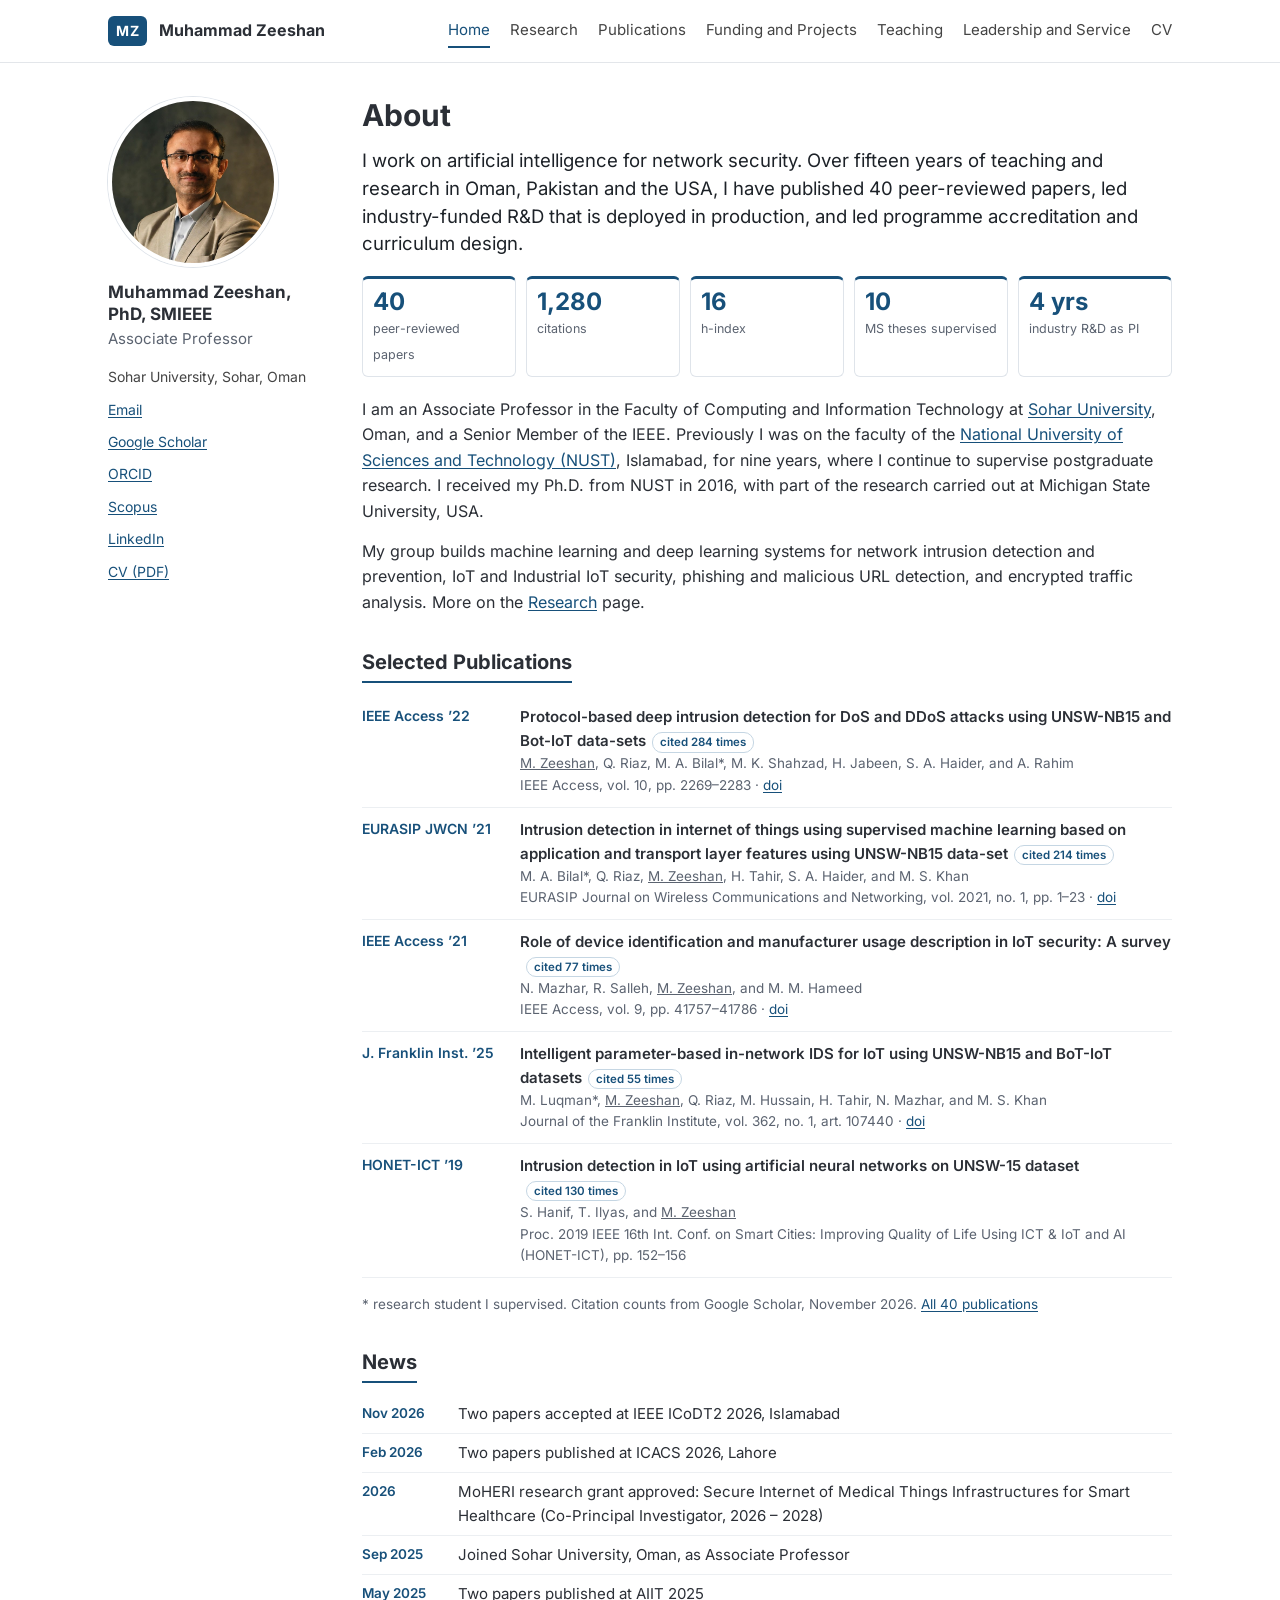
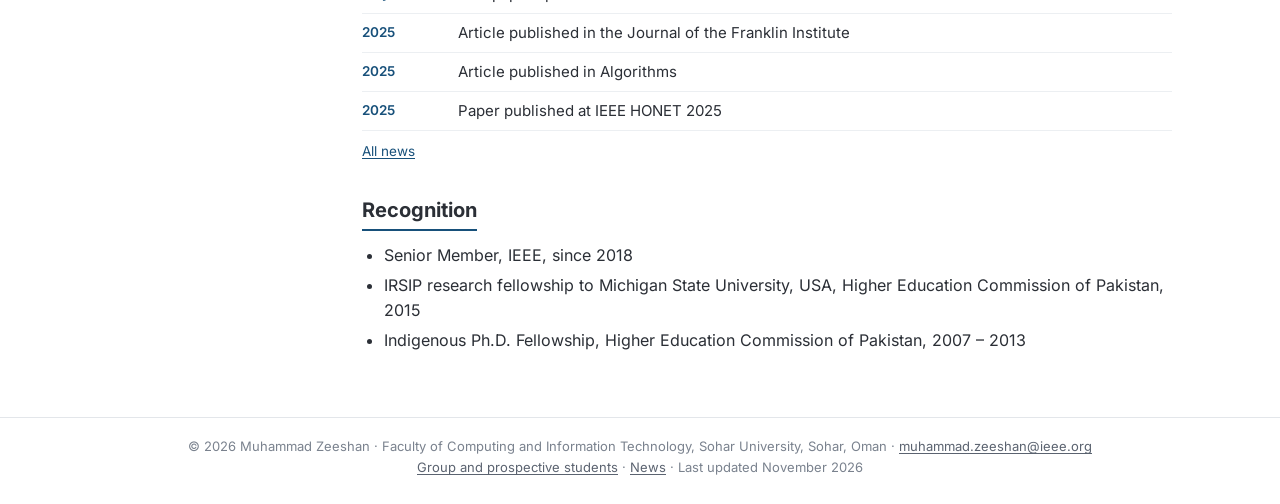
<file: index.html>
<!doctype html>
<html lang="en">
<head>
<meta charset="utf-8">
<title>Muhammad Zeeshan, PhD, SMIEEE</title>
<meta name="description" content="Muhammad Zeeshan, PhD, SMIEEE, Associate Professor at Sohar University, Oman. Research in artificial intelligence for network security, intrusion detection and IoT security.">
<meta name="author" content="Muhammad Zeeshan">
<meta name="viewport" content="width=device-width, initial-scale=1">
<link rel="canonical" href="https://mzeeshan-phd.github.io/">
<meta property="og:type" content="website">
<meta property="og:site_name" content="Muhammad Zeeshan, PhD, SMIEEE">
<meta property="og:title" content="Muhammad Zeeshan, PhD, SMIEEE">
<meta property="og:description" content="Muhammad Zeeshan, PhD, SMIEEE, Associate Professor at Sohar University, Oman. Research in artificial intelligence for network security, intrusion detection and IoT security.">
<meta property="og:url" content="https://mzeeshan-phd.github.io/">
<meta property="og:image" content="https://mzeeshan-phd.github.io/images/og-image.jpg">
<link rel="stylesheet" href="./assets/css/site.css">
<link rel="icon" type="image/svg+xml" href="./images/favicon.svg">
<link rel="icon" type="image/png" sizes="32x32" href="./images/favicon-32x32.png">
<link rel="apple-touch-icon" sizes="180x180" href="./images/apple-touch-icon.png">
<script type="application/ld+json">{"@context": "https://schema.org", "@type": "Person", "name": "Muhammad Zeeshan", "honorificSuffix": "PhD, SMIEEE", "jobTitle": "Associate Professor", "url": "https://mzeeshan-phd.github.io/", "image": "https://mzeeshan-phd.github.io/images/profile.jpg", "email": "mailto:muhammad.zeeshan@ieee.org", "worksFor": {"@type": "CollegeOrUniversity", "name": "Sohar University", "address": {"@type": "PostalAddress", "addressLocality": "Sohar", "addressCountry": "OM"}}, "alumniOf": {"@type": "CollegeOrUniversity", "name": "National University of Sciences and Technology (NUST)"}, "knowsAbout": ["Network security", "Intrusion detection", "Internet of Things security", "Phishing detection", "Machine learning", "Computer networks"], "sameAs": ["https://scholar.google.com.pk/citations?user=bIB6sP4AAAAJ&hl=en", "https://orcid.org/0000-0003-4417-1365", "https://www.scopus.com/authid/detail.uri?authorId=57214970753", "https://www.linkedin.com/in/zeeshanbhatti/"]}</script>
</head>
<body>
<a class="skip" href="#content">Skip to content</a>
<header class="site"><div class="in">
<a class="brand" href="./"><span class="mono">MZ</span><span>Muhammad Zeeshan</span></a>
<nav class="main" aria-label="Main">
<a href="./" class="on">Home</a>
<a href="./research/">Research</a>
<a href="./publications/">Publications</a>
<a href="./funding/">Funding and Projects</a>
<a href="./teaching/">Teaching</a>
<a href="./service/">Leadership and Service</a>
<a href="./cv/">CV</a>
</nav>
</div></header>
<div class="wrap">
<aside class="side">
<img src="./images/profile.jpg" alt="Muhammad Zeeshan" width="170" height="170">
<h2>Muhammad Zeeshan, PhD, SMIEEE</h2>
<p class="role">Associate Professor</p>
<ul>
<li>Sohar University, Sohar, Oman</li>
<li><a href="mailto:muhammad.zeeshan@ieee.org">Email</a></li>
<li><a href="https://scholar.google.com.pk/citations?user=bIB6sP4AAAAJ&amp;hl=en">Google Scholar</a></li>
<li><a href="https://orcid.org/0000-0003-4417-1365">ORCID</a></li>
<li><a href="https://www.scopus.com/authid/detail.uri?authorId=57214970753">Scopus</a></li>
<li><a href="https://www.linkedin.com/in/zeeshanbhatti/">LinkedIn</a></li>
<li><a href="./files/Muhammad_Zeeshan_CV.pdf">CV (PDF)</a></li>
</ul>
</aside>
<main id="content">
<h1>About</h1>
<p class="lead">I work on artificial intelligence for network security. Over fifteen years of teaching and research in Oman, Pakistan and the USA, I have published 40 peer-reviewed papers, led industry-funded R&amp;D that is deployed in production, and led programme accreditation and curriculum design.</p>
<div class="stats"><div><b>40</b><span>peer-reviewed papers</span></div><div><b>1,280</b><span>citations</span></div><div><b>16</b><span>h-index</span></div><div><b>10</b><span>MS theses supervised</span></div><div><b>4 yrs</b><span>industry R&amp;D as PI</span></div></div>
<p>I am an Associate Professor in the Faculty of Computing and Information Technology at <a href="https://www.su.edu.om/">Sohar University</a>, Oman, and a Senior Member of the IEEE. Previously I was on the faculty of the <a href="https://seecs.nust.edu.pk/faculty/muhammad-zeeshan-3/">National University of Sciences and Technology (NUST)</a>, Islamabad, for nine years, where I continue to supervise postgraduate research. I received my Ph.D. from NUST in 2016, with part of the research carried out at Michigan State University, USA.</p>
<p>My group builds machine learning and deep learning systems for network intrusion detection and prevention, IoT and Industrial IoT security, phishing and malicious URL detection, and encrypted traffic analysis. More on the <a href="./research/">Research</a> page.</p>
<h2>Selected Publications</h2>
<table class="pubs"><tr><td class="v">IEEE Access ’22</td><td><span class="t">Protocol-based deep intrusion detection for DoS and DDoS attacks using UNSW-NB15 and Bot-IoT data-sets</span><span class="tag">cited 284 times</span><span class="a"><u>M. Zeeshan</u>, Q. Riaz, M. A. Bilal*, M. K. Shahzad, H. Jabeen, S. A. Haider, and A. Rahim</span><span class="d">IEEE Access, vol. 10, pp. 2269–2283 &middot; <a href="https://doi.org/10.1109/ACCESS.2021.3137201">doi</a></span></td></tr><tr><td class="v">EURASIP JWCN ’21</td><td><span class="t">Intrusion detection in internet of things using supervised machine learning based on application and transport layer features using UNSW-NB15 data-set</span><span class="tag">cited 214 times</span><span class="a">M. A. Bilal*, Q. Riaz, <u>M. Zeeshan</u>, H. Tahir, S. A. Haider, and M. S. Khan</span><span class="d">EURASIP Journal on Wireless Communications and Networking, vol. 2021, no. 1, pp. 1–23 &middot; <a href="https://doi.org/10.1186/s13638-021-01893-8">doi</a></span></td></tr><tr><td class="v">IEEE Access ’21</td><td><span class="t">Role of device identification and manufacturer usage description in IoT security: A survey</span><span class="tag">cited 77 times</span><span class="a">N. Mazhar, R. Salleh, <u>M. Zeeshan</u>, and M. M. Hameed</span><span class="d">IEEE Access, vol. 9, pp. 41757–41786 &middot; <a href="https://doi.org/10.1109/ACCESS.2021.3065123">doi</a></span></td></tr><tr><td class="v">J. Franklin Inst. ’25</td><td><span class="t">Intelligent parameter-based in-network IDS for IoT using UNSW-NB15 and BoT-IoT datasets</span><span class="tag">cited 55 times</span><span class="a">M. Luqman*, <u>M. Zeeshan</u>, Q. Riaz, M. Hussain, H. Tahir, N. Mazhar, and M. S. Khan</span><span class="d">Journal of the Franklin Institute, vol. 362, no. 1, art. 107440 &middot; <a href="https://doi.org/10.1016/j.jfranklin.2024.107440">doi</a></span></td></tr><tr><td class="v">HONET-ICT ’19</td><td><span class="t">Intrusion detection in IoT using artificial neural networks on UNSW-15 dataset</span><span class="tag">cited 130 times</span><span class="a">S. Hanif, T. Ilyas, and <u>M. Zeeshan</u></span><span class="d">Proc. 2019 IEEE 16th Int. Conf. on Smart Cities: Improving Quality of Life Using ICT &amp; IoT and AI (HONET-ICT), pp. 152–156</span></td></tr></table>
<p class="note">* research student I supervised. Citation counts from Google Scholar, November 2026. <a href="./publications/">All 40 publications</a></p>
<h2>News</h2>
<ul class="news"><li><i>Nov 2026</i>Two papers accepted at IEEE ICoDT2 2026, Islamabad</li><li><i>Feb 2026</i>Two papers published at ICACS 2026, Lahore</li><li><i>2026</i>MoHERI research grant approved: Secure Internet of Medical Things Infrastructures for Smart Healthcare (Co-Principal Investigator, 2026 – 2028)</li><li><i>Sep 2025</i>Joined Sohar University, Oman, as Associate Professor</li><li><i>May 2025</i>Two papers published at AIIT 2025</li><li><i>2025</i>Article published in the Journal of the Franklin Institute</li><li><i>2025</i>Article published in Algorithms</li><li><i>2025</i>Paper published at IEEE HONET 2025</li></ul>
<p class="note"><a href="./news/">All news</a></p>
<h2>Recognition</h2>
<ul>
<li>Senior Member, IEEE, since 2018</li>
<li>IRSIP research fellowship to Michigan State University, USA, Higher Education Commission of Pakistan, 2015</li>
<li>Indigenous Ph.D. Fellowship, Higher Education Commission of Pakistan, 2007 – 2013</li>
</ul>
</main>
</div>
<footer class="site">
&copy; 2026 Muhammad Zeeshan &middot; Faculty of Computing and Information Technology, Sohar University, Sohar, Oman &middot; <a href="mailto:muhammad.zeeshan@ieee.org">muhammad.zeeshan@ieee.org</a><br>
<a href="./group/">Group and prospective students</a> &middot; <a href="./news/">News</a> &middot; Last updated November 2026
</footer>
</body>
</html>
</file>
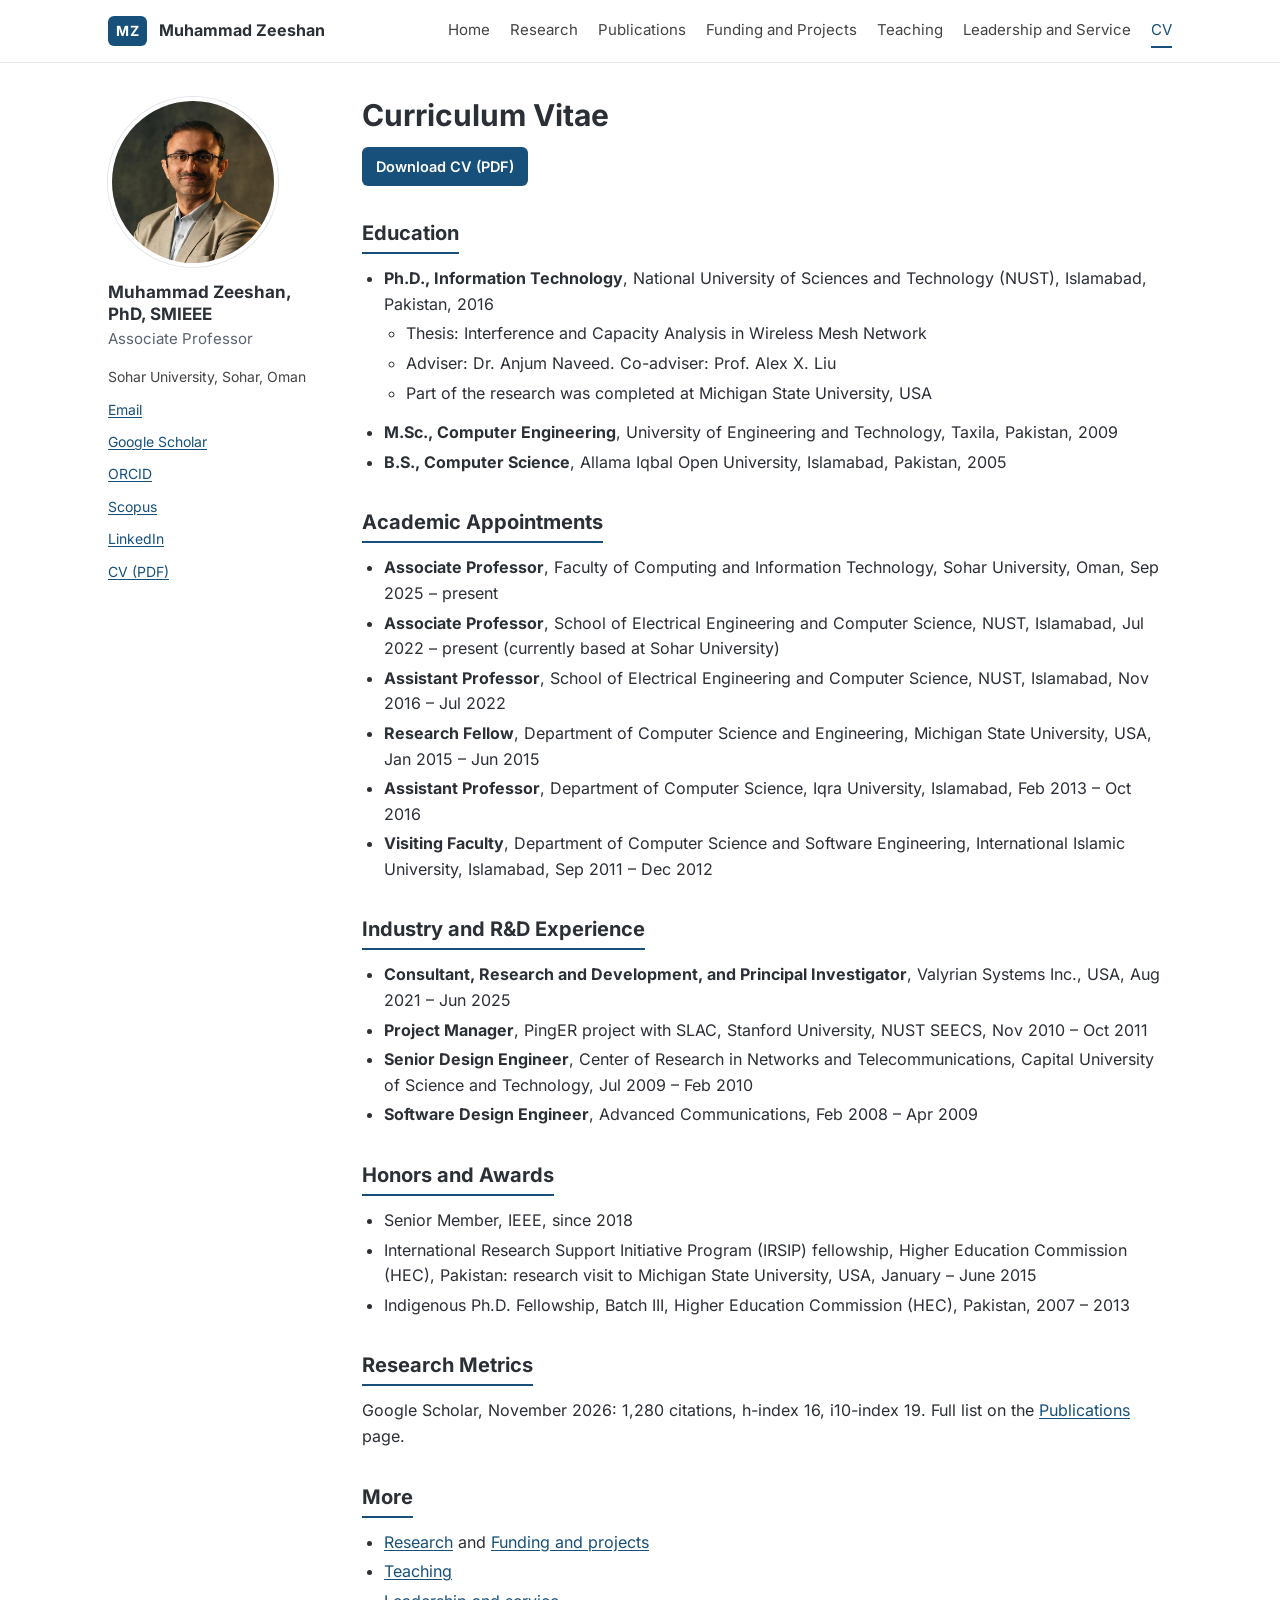
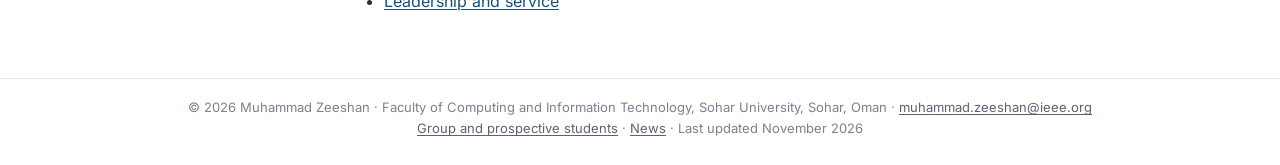
<file: awards/index.html>
<!doctype html><meta charset="utf-8"><title>Moved</title><link rel="canonical" href="https://mzeeshan-phd.github.io/cv/"><meta http-equiv="refresh" content="0; url=https://mzeeshan-phd.github.io/cv/"><p>This page has moved to <a href="https://mzeeshan-phd.github.io/cv/">https://mzeeshan-phd.github.io/cv/</a>.</p>
</file>
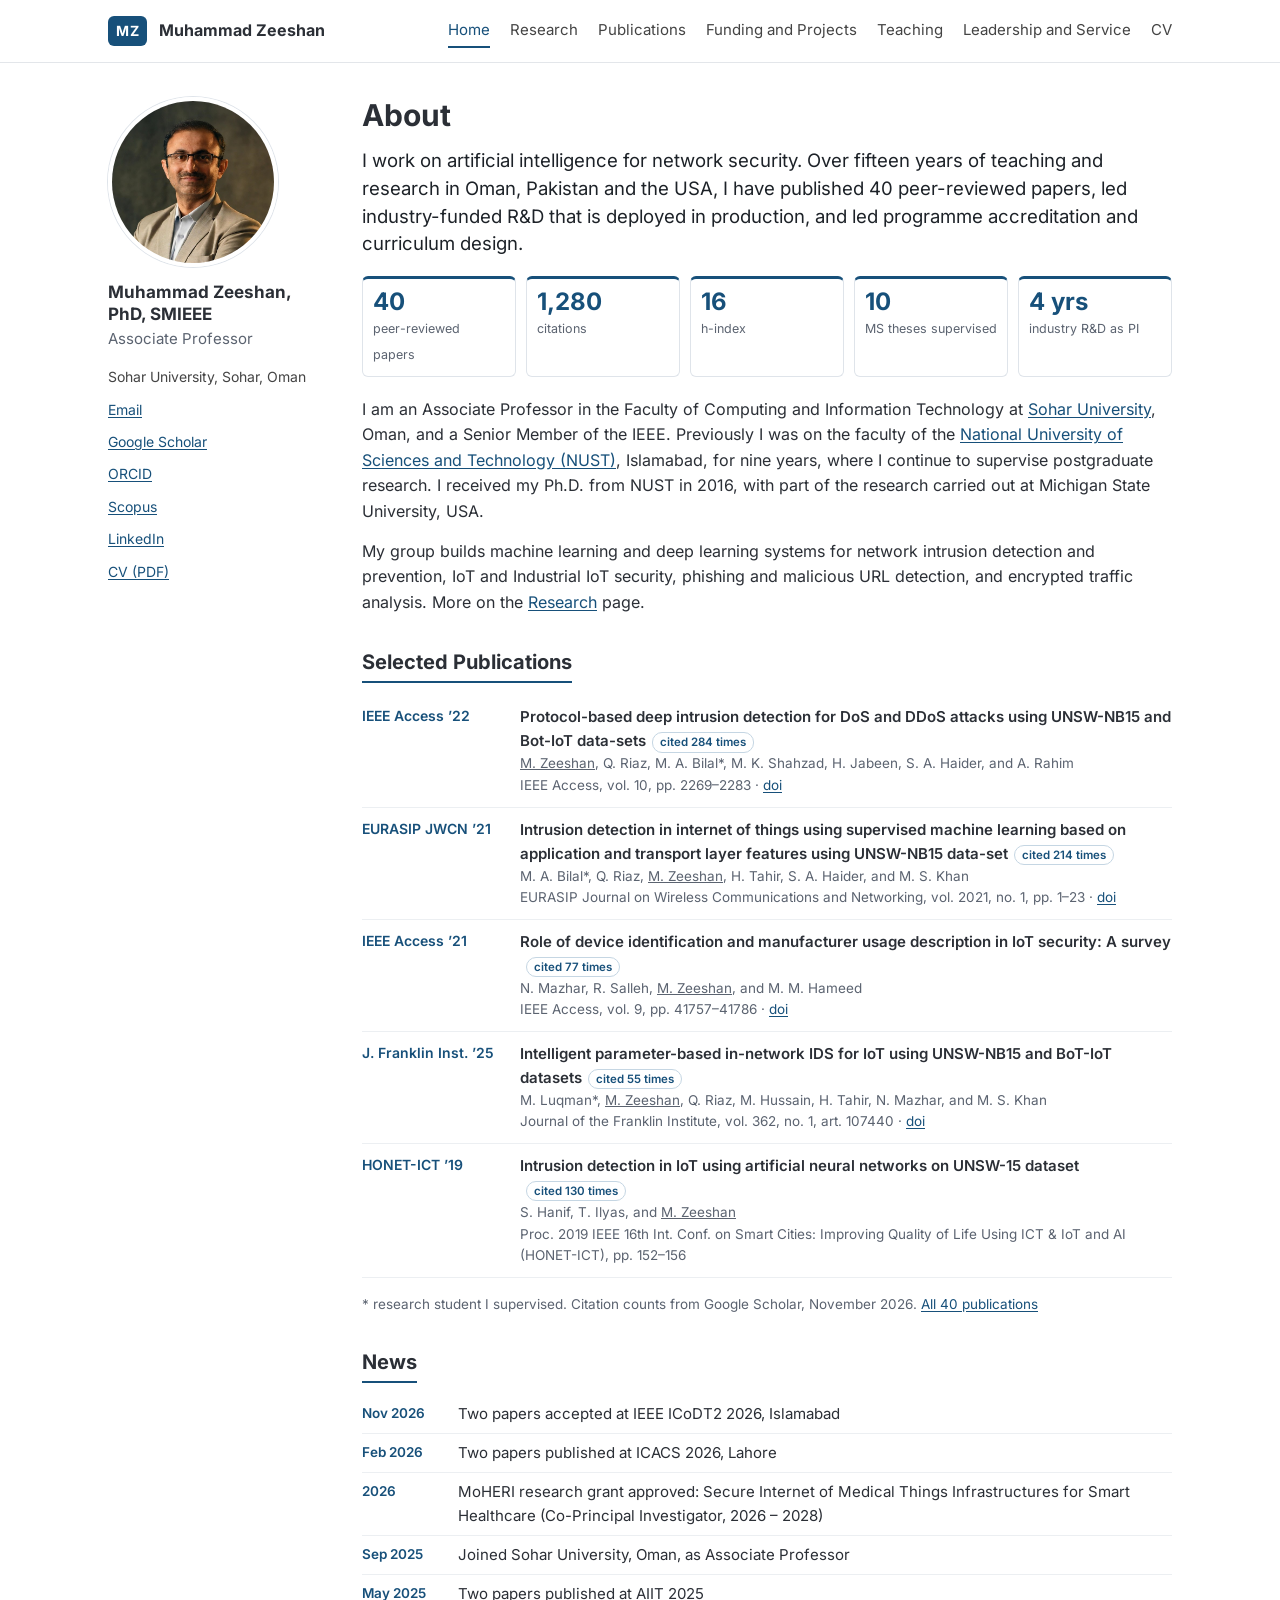
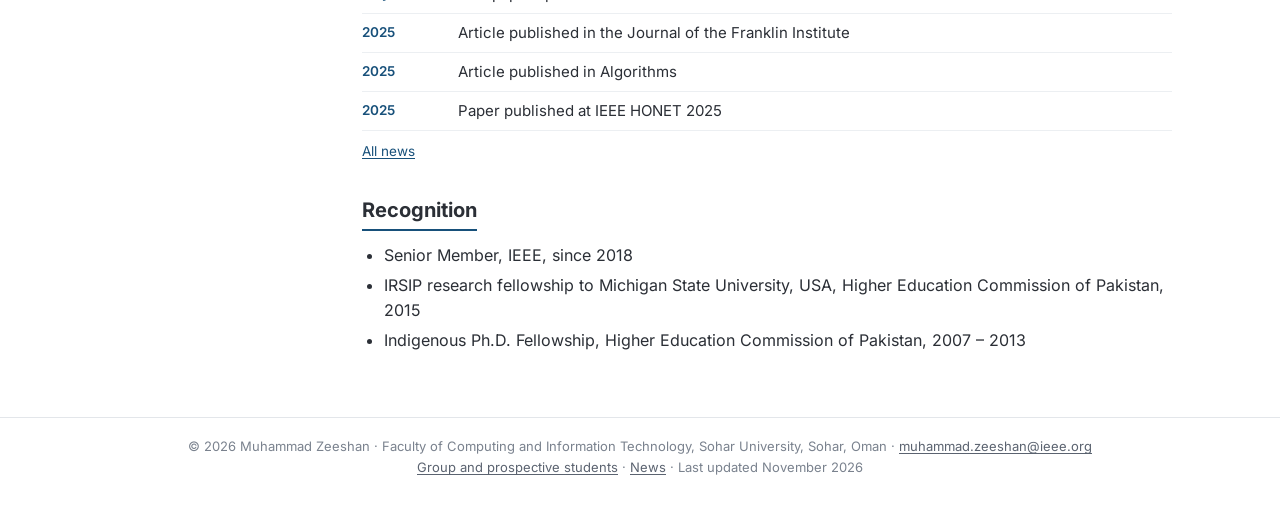
<file: contact/index.html>
<!doctype html><meta charset="utf-8"><title>Moved</title><link rel="canonical" href="https://mzeeshan-phd.github.io/"><meta http-equiv="refresh" content="0; url=https://mzeeshan-phd.github.io/"><p>This page has moved to <a href="https://mzeeshan-phd.github.io/">https://mzeeshan-phd.github.io/</a>.</p>
</file>
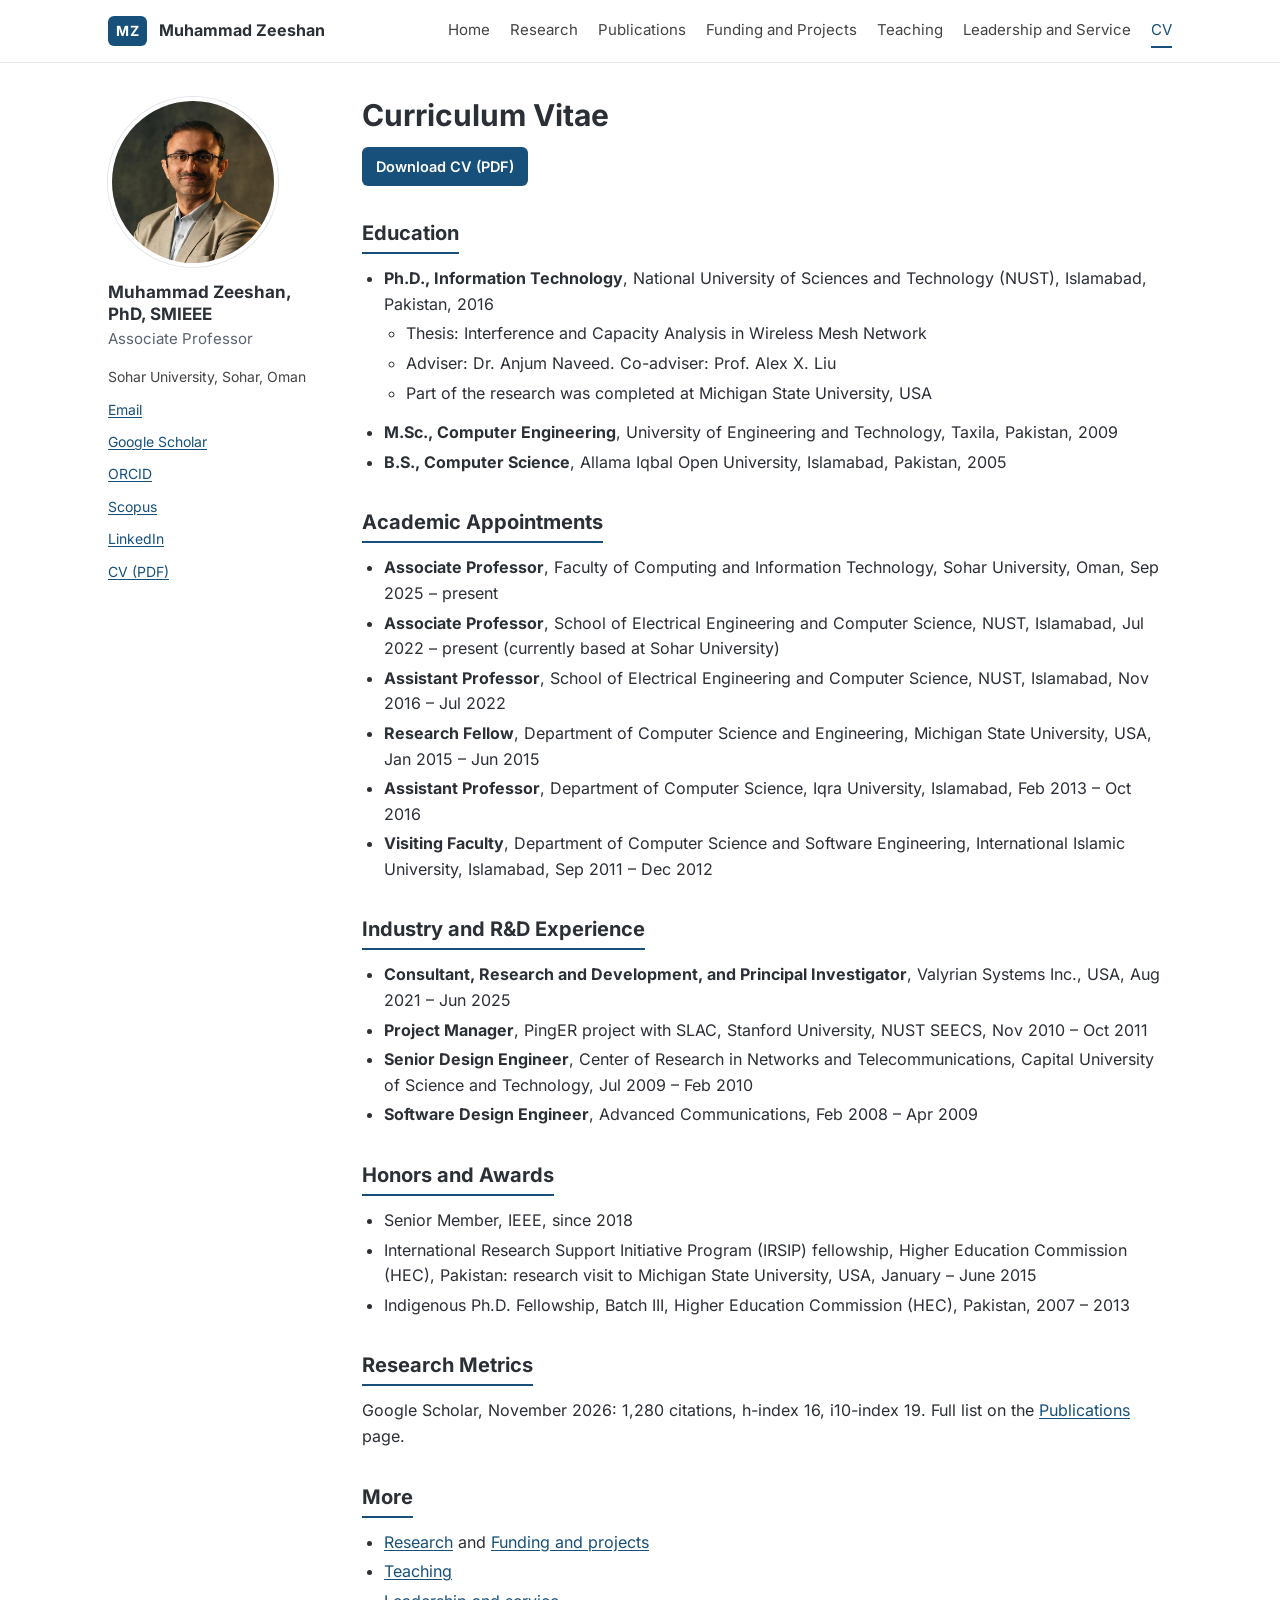
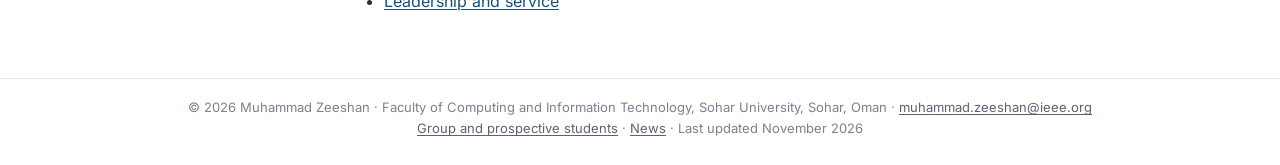
<file: cv/index.html>
<!doctype html>
<html lang="en">
<head>
<meta charset="utf-8">
<title>Curriculum Vitae - Muhammad Zeeshan</title>
<meta name="description" content="Curriculum vitae of Muhammad Zeeshan, PhD, SMIEEE.">
<meta name="author" content="Muhammad Zeeshan">
<meta name="viewport" content="width=device-width, initial-scale=1">
<link rel="canonical" href="https://mzeeshan-phd.github.io/cv/">
<meta property="og:type" content="website">
<meta property="og:site_name" content="Muhammad Zeeshan, PhD, SMIEEE">
<meta property="og:title" content="Curriculum Vitae - Muhammad Zeeshan">
<meta property="og:description" content="Curriculum vitae of Muhammad Zeeshan, PhD, SMIEEE.">
<meta property="og:url" content="https://mzeeshan-phd.github.io/cv/">
<meta property="og:image" content="https://mzeeshan-phd.github.io/images/og-image.jpg">
<link rel="stylesheet" href="../assets/css/site.css">
<link rel="icon" type="image/svg+xml" href="../images/favicon.svg">
<link rel="icon" type="image/png" sizes="32x32" href="../images/favicon-32x32.png">
<link rel="apple-touch-icon" sizes="180x180" href="../images/apple-touch-icon.png">

</head>
<body>
<a class="skip" href="#content">Skip to content</a>
<header class="site"><div class="in">
<a class="brand" href="../"><span class="mono">MZ</span><span>Muhammad Zeeshan</span></a>
<nav class="main" aria-label="Main">
<a href="../">Home</a>
<a href="../research/">Research</a>
<a href="../publications/">Publications</a>
<a href="../funding/">Funding and Projects</a>
<a href="../teaching/">Teaching</a>
<a href="../service/">Leadership and Service</a>
<a href="../cv/" class="on">CV</a>
</nav>
</div></header>
<div class="wrap">
<aside class="side">
<img src="../images/profile.jpg" alt="Muhammad Zeeshan" width="170" height="170">
<h2>Muhammad Zeeshan, PhD, SMIEEE</h2>
<p class="role">Associate Professor</p>
<ul>
<li>Sohar University, Sohar, Oman</li>
<li><a href="mailto:muhammad.zeeshan@ieee.org">Email</a></li>
<li><a href="https://scholar.google.com.pk/citations?user=bIB6sP4AAAAJ&amp;hl=en">Google Scholar</a></li>
<li><a href="https://orcid.org/0000-0003-4417-1365">ORCID</a></li>
<li><a href="https://www.scopus.com/authid/detail.uri?authorId=57214970753">Scopus</a></li>
<li><a href="https://www.linkedin.com/in/zeeshanbhatti/">LinkedIn</a></li>
<li><a href="../files/Muhammad_Zeeshan_CV.pdf">CV (PDF)</a></li>
</ul>
</aside>
<main id="content">
<h1>Curriculum Vitae</h1>
<p><a class="btn" href="../files/Muhammad_Zeeshan_CV.pdf">Download CV (PDF)</a></p>
<h2>Education</h2>
<ul>
<li><strong>Ph.D., Information Technology</strong>, National University of Sciences and Technology (NUST), Islamabad, Pakistan, 2016<ul>
<li>Thesis: Interference and Capacity Analysis in Wireless Mesh Network</li>
<li>Adviser: Dr. Anjum Naveed. Co-adviser: Prof. Alex X. Liu</li>
<li>Part of the research was completed at Michigan State University, USA</li>
</ul>
</li>
<li><strong>M.Sc., Computer Engineering</strong>, University of Engineering and Technology, Taxila, Pakistan, 2009</li>
<li><strong>B.S., Computer Science</strong>, Allama Iqbal Open University, Islamabad, Pakistan, 2005</li>
</ul>
<h2>Academic Appointments</h2>
<ul>
<li><strong>Associate Professor</strong>, Faculty of Computing and Information Technology, Sohar University, Oman, Sep 2025 – present</li>
<li><strong>Associate Professor</strong>, School of Electrical Engineering and Computer Science, NUST, Islamabad, Jul 2022 – present (currently based at Sohar University)</li>
<li><strong>Assistant Professor</strong>, School of Electrical Engineering and Computer Science, NUST, Islamabad, Nov 2016 – Jul 2022</li>
<li><strong>Research Fellow</strong>, Department of Computer Science and Engineering, Michigan State University, USA, Jan 2015 – Jun 2015</li>
<li><strong>Assistant Professor</strong>, Department of Computer Science, Iqra University, Islamabad, Feb 2013 – Oct 2016</li>
<li><strong>Visiting Faculty</strong>, Department of Computer Science and Software Engineering, International Islamic University, Islamabad, Sep 2011 – Dec 2012</li>
</ul>
<h2>Industry and R&amp;D Experience</h2>
<ul>
<li><strong>Consultant, Research and Development, and Principal Investigator</strong>, Valyrian Systems Inc., USA, Aug 2021 – Jun 2025</li>
<li><strong>Project Manager</strong>, PingER project with SLAC, Stanford University, NUST SEECS, Nov 2010 – Oct 2011</li>
<li><strong>Senior Design Engineer</strong>, Center of Research in Networks and Telecommunications, Capital University of Science and Technology, Jul 2009 – Feb 2010</li>
<li><strong>Software Design Engineer</strong>, Advanced Communications, Feb 2008 – Apr 2009</li>
</ul>
<h2>Honors and Awards</h2>
<ul>
<li>Senior Member, IEEE, since 2018</li>
<li>International Research Support Initiative Program (IRSIP) fellowship, Higher Education Commission (HEC), Pakistan: research visit to Michigan State University, USA, January – June 2015</li>
<li>Indigenous Ph.D. Fellowship, Batch III, Higher Education Commission (HEC), Pakistan, 2007 – 2013</li>
</ul>
<h2>Research Metrics</h2>
<p>Google Scholar, November 2026: 1,280 citations, h-index 16, i10-index 19. Full list on the <a href="../publications/">Publications</a> page.</p>
<h2>More</h2>
<ul>
<li><a href="../research/">Research</a> and <a href="../funding/">Funding and projects</a></li>
<li><a href="../teaching/">Teaching</a></li>
<li><a href="../service/">Leadership and service</a></li>
</ul>
</main>
</div>
<footer class="site">
&copy; 2026 Muhammad Zeeshan &middot; Faculty of Computing and Information Technology, Sohar University, Sohar, Oman &middot; <a href="mailto:muhammad.zeeshan@ieee.org">muhammad.zeeshan@ieee.org</a><br>
<a href="../group/">Group and prospective students</a> &middot; <a href="../news/">News</a> &middot; Last updated November 2026
</footer>
</body>
</html>
</file>
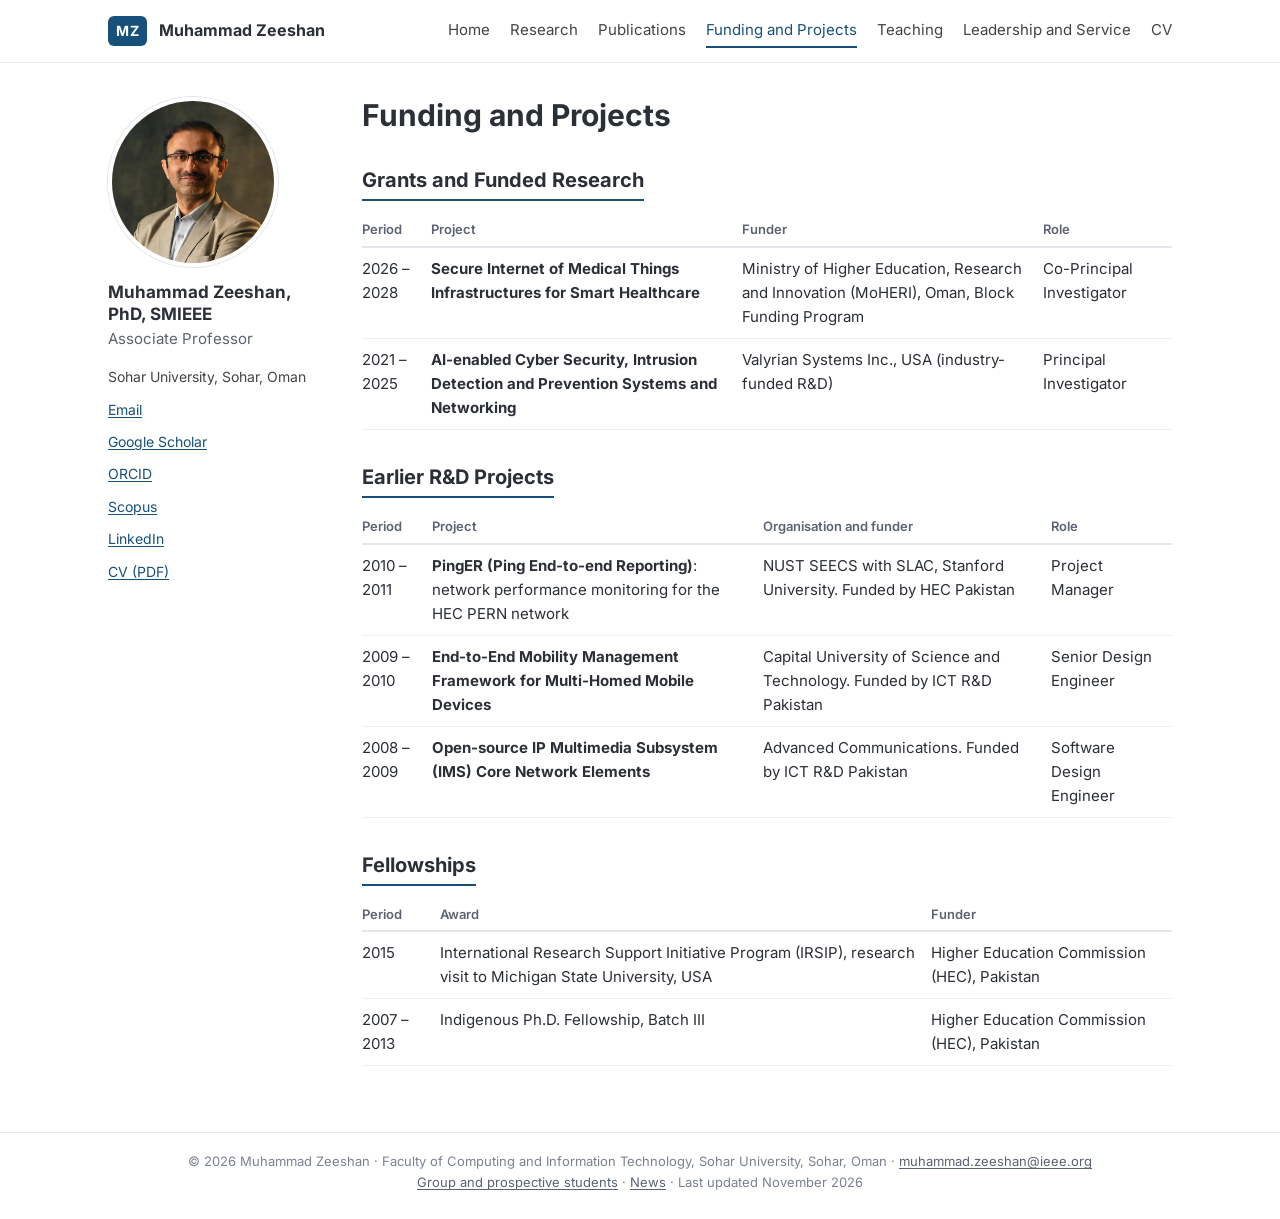
<file: funding/index.html>
<!doctype html>
<html lang="en">
<head>
<meta charset="utf-8">
<title>Funding and Projects - Muhammad Zeeshan</title>
<meta name="description" content="Research grants, industry-funded projects and R&amp;D projects of Muhammad Zeeshan, PhD, SMIEEE.">
<meta name="author" content="Muhammad Zeeshan">
<meta name="viewport" content="width=device-width, initial-scale=1">
<link rel="canonical" href="https://mzeeshan-phd.github.io/funding/">
<meta property="og:type" content="website">
<meta property="og:site_name" content="Muhammad Zeeshan, PhD, SMIEEE">
<meta property="og:title" content="Funding and Projects - Muhammad Zeeshan">
<meta property="og:description" content="Research grants, industry-funded projects and R&amp;D projects of Muhammad Zeeshan, PhD, SMIEEE.">
<meta property="og:url" content="https://mzeeshan-phd.github.io/funding/">
<meta property="og:image" content="https://mzeeshan-phd.github.io/images/og-image.jpg">
<link rel="stylesheet" href="../assets/css/site.css">
<link rel="icon" type="image/svg+xml" href="../images/favicon.svg">
<link rel="icon" type="image/png" sizes="32x32" href="../images/favicon-32x32.png">
<link rel="apple-touch-icon" sizes="180x180" href="../images/apple-touch-icon.png">

</head>
<body>
<a class="skip" href="#content">Skip to content</a>
<header class="site"><div class="in">
<a class="brand" href="../"><span class="mono">MZ</span><span>Muhammad Zeeshan</span></a>
<nav class="main" aria-label="Main">
<a href="../">Home</a>
<a href="../research/">Research</a>
<a href="../publications/">Publications</a>
<a href="../funding/" class="on">Funding and Projects</a>
<a href="../teaching/">Teaching</a>
<a href="../service/">Leadership and Service</a>
<a href="../cv/">CV</a>
</nav>
</div></header>
<div class="wrap">
<aside class="side">
<img src="../images/profile.jpg" alt="Muhammad Zeeshan" width="170" height="170">
<h2>Muhammad Zeeshan, PhD, SMIEEE</h2>
<p class="role">Associate Professor</p>
<ul>
<li>Sohar University, Sohar, Oman</li>
<li><a href="mailto:muhammad.zeeshan@ieee.org">Email</a></li>
<li><a href="https://scholar.google.com.pk/citations?user=bIB6sP4AAAAJ&amp;hl=en">Google Scholar</a></li>
<li><a href="https://orcid.org/0000-0003-4417-1365">ORCID</a></li>
<li><a href="https://www.scopus.com/authid/detail.uri?authorId=57214970753">Scopus</a></li>
<li><a href="https://www.linkedin.com/in/zeeshanbhatti/">LinkedIn</a></li>
<li><a href="../files/Muhammad_Zeeshan_CV.pdf">CV (PDF)</a></li>
</ul>
</aside>
<main id="content">
<h1>Funding and Projects</h1>
<h2>Grants and Funded Research</h2>
<div class="table-scroll"><table>
<thead>
<tr>
<th>Period</th>
<th>Project</th>
<th>Funder</th>
<th>Role</th>
</tr>
</thead>
<tbody>
<tr>
<td>2026 – 2028</td>
<td><strong>Secure Internet of Medical Things Infrastructures for Smart Healthcare</strong></td>
<td>Ministry of Higher Education, Research and Innovation (MoHERI), Oman, Block Funding Program</td>
<td>Co-Principal Investigator</td>
</tr>
<tr>
<td>2021 – 2025</td>
<td><strong>AI-enabled Cyber Security, Intrusion Detection and Prevention Systems and Networking</strong></td>
<td>Valyrian Systems Inc., USA (industry-funded R&amp;D)</td>
<td>Principal Investigator</td>
</tr>
</tbody>
</table></div>
<h2>Earlier R&amp;D Projects</h2>
<div class="table-scroll"><table>
<thead>
<tr>
<th>Period</th>
<th>Project</th>
<th>Organisation and funder</th>
<th>Role</th>
</tr>
</thead>
<tbody>
<tr>
<td>2010 – 2011</td>
<td><strong>PingER (Ping End-to-end Reporting)</strong>: network performance monitoring for the HEC PERN network</td>
<td>NUST SEECS with SLAC, Stanford University. Funded by HEC Pakistan</td>
<td>Project Manager</td>
</tr>
<tr>
<td>2009 – 2010</td>
<td><strong>End-to-End Mobility Management Framework for Multi-Homed Mobile Devices</strong></td>
<td>Capital University of Science and Technology. Funded by ICT R&amp;D Pakistan</td>
<td>Senior Design Engineer</td>
</tr>
<tr>
<td>2008 – 2009</td>
<td><strong>Open-source IP Multimedia Subsystem (IMS) Core Network Elements</strong></td>
<td>Advanced Communications. Funded by ICT R&amp;D Pakistan</td>
<td>Software Design Engineer</td>
</tr>
</tbody>
</table></div>
<h2>Fellowships</h2>
<div class="table-scroll"><table>
<thead>
<tr>
<th>Period</th>
<th>Award</th>
<th>Funder</th>
</tr>
</thead>
<tbody>
<tr>
<td>2015</td>
<td>International Research Support Initiative Program (IRSIP), research visit to Michigan State University, USA</td>
<td>Higher Education Commission (HEC), Pakistan</td>
</tr>
<tr>
<td>2007 – 2013</td>
<td>Indigenous Ph.D. Fellowship, Batch III</td>
<td>Higher Education Commission (HEC), Pakistan</td>
</tr>
</tbody>
</table></div>
</main>
</div>
<footer class="site">
&copy; 2026 Muhammad Zeeshan &middot; Faculty of Computing and Information Technology, Sohar University, Sohar, Oman &middot; <a href="mailto:muhammad.zeeshan@ieee.org">muhammad.zeeshan@ieee.org</a><br>
<a href="../group/">Group and prospective students</a> &middot; <a href="../news/">News</a> &middot; Last updated November 2026
</footer>
</body>
</html>
</file>
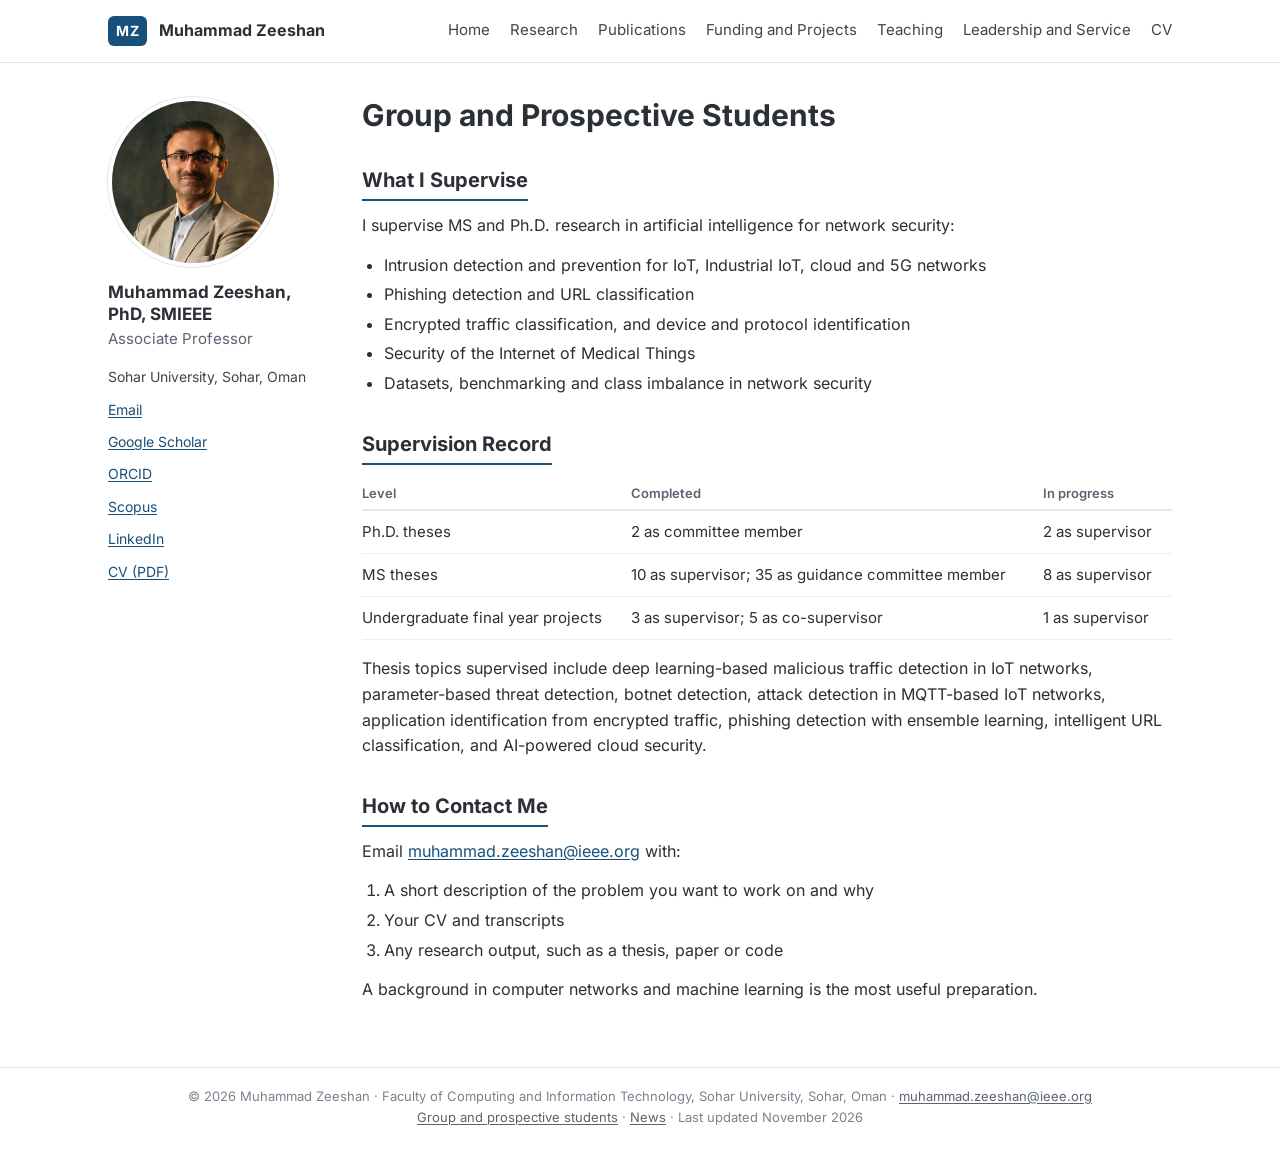
<file: group/index.html>
<!doctype html>
<html lang="en">
<head>
<meta charset="utf-8">
<title>Group and Prospective Students - Muhammad Zeeshan</title>
<meta name="description" content="Research supervision by Muhammad Zeeshan, PhD, SMIEEE, and information for prospective MS and Ph.D. students.">
<meta name="author" content="Muhammad Zeeshan">
<meta name="viewport" content="width=device-width, initial-scale=1">
<link rel="canonical" href="https://mzeeshan-phd.github.io/group/">
<meta property="og:type" content="website">
<meta property="og:site_name" content="Muhammad Zeeshan, PhD, SMIEEE">
<meta property="og:title" content="Group and Prospective Students - Muhammad Zeeshan">
<meta property="og:description" content="Research supervision by Muhammad Zeeshan, PhD, SMIEEE, and information for prospective MS and Ph.D. students.">
<meta property="og:url" content="https://mzeeshan-phd.github.io/group/">
<meta property="og:image" content="https://mzeeshan-phd.github.io/images/og-image.jpg">
<link rel="stylesheet" href="../assets/css/site.css">
<link rel="icon" type="image/svg+xml" href="../images/favicon.svg">
<link rel="icon" type="image/png" sizes="32x32" href="../images/favicon-32x32.png">
<link rel="apple-touch-icon" sizes="180x180" href="../images/apple-touch-icon.png">

</head>
<body>
<a class="skip" href="#content">Skip to content</a>
<header class="site"><div class="in">
<a class="brand" href="../"><span class="mono">MZ</span><span>Muhammad Zeeshan</span></a>
<nav class="main" aria-label="Main">
<a href="../">Home</a>
<a href="../research/">Research</a>
<a href="../publications/">Publications</a>
<a href="../funding/">Funding and Projects</a>
<a href="../teaching/">Teaching</a>
<a href="../service/">Leadership and Service</a>
<a href="../cv/">CV</a>
</nav>
</div></header>
<div class="wrap">
<aside class="side">
<img src="../images/profile.jpg" alt="Muhammad Zeeshan" width="170" height="170">
<h2>Muhammad Zeeshan, PhD, SMIEEE</h2>
<p class="role">Associate Professor</p>
<ul>
<li>Sohar University, Sohar, Oman</li>
<li><a href="mailto:muhammad.zeeshan@ieee.org">Email</a></li>
<li><a href="https://scholar.google.com.pk/citations?user=bIB6sP4AAAAJ&amp;hl=en">Google Scholar</a></li>
<li><a href="https://orcid.org/0000-0003-4417-1365">ORCID</a></li>
<li><a href="https://www.scopus.com/authid/detail.uri?authorId=57214970753">Scopus</a></li>
<li><a href="https://www.linkedin.com/in/zeeshanbhatti/">LinkedIn</a></li>
<li><a href="../files/Muhammad_Zeeshan_CV.pdf">CV (PDF)</a></li>
</ul>
</aside>
<main id="content">
<h1>Group and Prospective Students</h1>
<h2>What I Supervise</h2>
<p>I supervise MS and Ph.D. research in artificial intelligence for network security:</p>
<ul>
<li>Intrusion detection and prevention for IoT, Industrial IoT, cloud and 5G networks</li>
<li>Phishing detection and URL classification</li>
<li>Encrypted traffic classification, and device and protocol identification</li>
<li>Security of the Internet of Medical Things</li>
<li>Datasets, benchmarking and class imbalance in network security</li>
</ul>
<h2>Supervision Record</h2>
<div class="table-scroll"><table>
<thead>
<tr>
<th>Level</th>
<th>Completed</th>
<th>In progress</th>
</tr>
</thead>
<tbody>
<tr>
<td>Ph.D. theses</td>
<td>2 as committee member</td>
<td>2 as supervisor</td>
</tr>
<tr>
<td>MS theses</td>
<td>10 as supervisor; 35 as guidance committee member</td>
<td>8 as supervisor</td>
</tr>
<tr>
<td>Undergraduate final year projects</td>
<td>3 as supervisor; 5 as co-supervisor</td>
<td>1 as supervisor</td>
</tr>
</tbody>
</table></div>
<p>Thesis topics supervised include deep learning-based malicious traffic detection in IoT networks, parameter-based threat detection, botnet detection, attack detection in MQTT-based IoT networks, application identification from encrypted traffic, phishing detection with ensemble learning, intelligent URL classification, and AI-powered cloud security.</p>
<h2>How to Contact Me</h2>
<p>Email <a href="mailto:muhammad.zeeshan@ieee.org">muhammad.zeeshan@ieee.org</a> with:</p>
<ol>
<li>A short description of the problem you want to work on and why</li>
<li>Your CV and transcripts</li>
<li>Any research output, such as a thesis, paper or code</li>
</ol>
<p>A background in computer networks and machine learning is the most useful preparation.</p>
</main>
</div>
<footer class="site">
&copy; 2026 Muhammad Zeeshan &middot; Faculty of Computing and Information Technology, Sohar University, Sohar, Oman &middot; <a href="mailto:muhammad.zeeshan@ieee.org">muhammad.zeeshan@ieee.org</a><br>
<a href="../group/">Group and prospective students</a> &middot; <a href="../news/">News</a> &middot; Last updated November 2026
</footer>
</body>
</html>
</file>
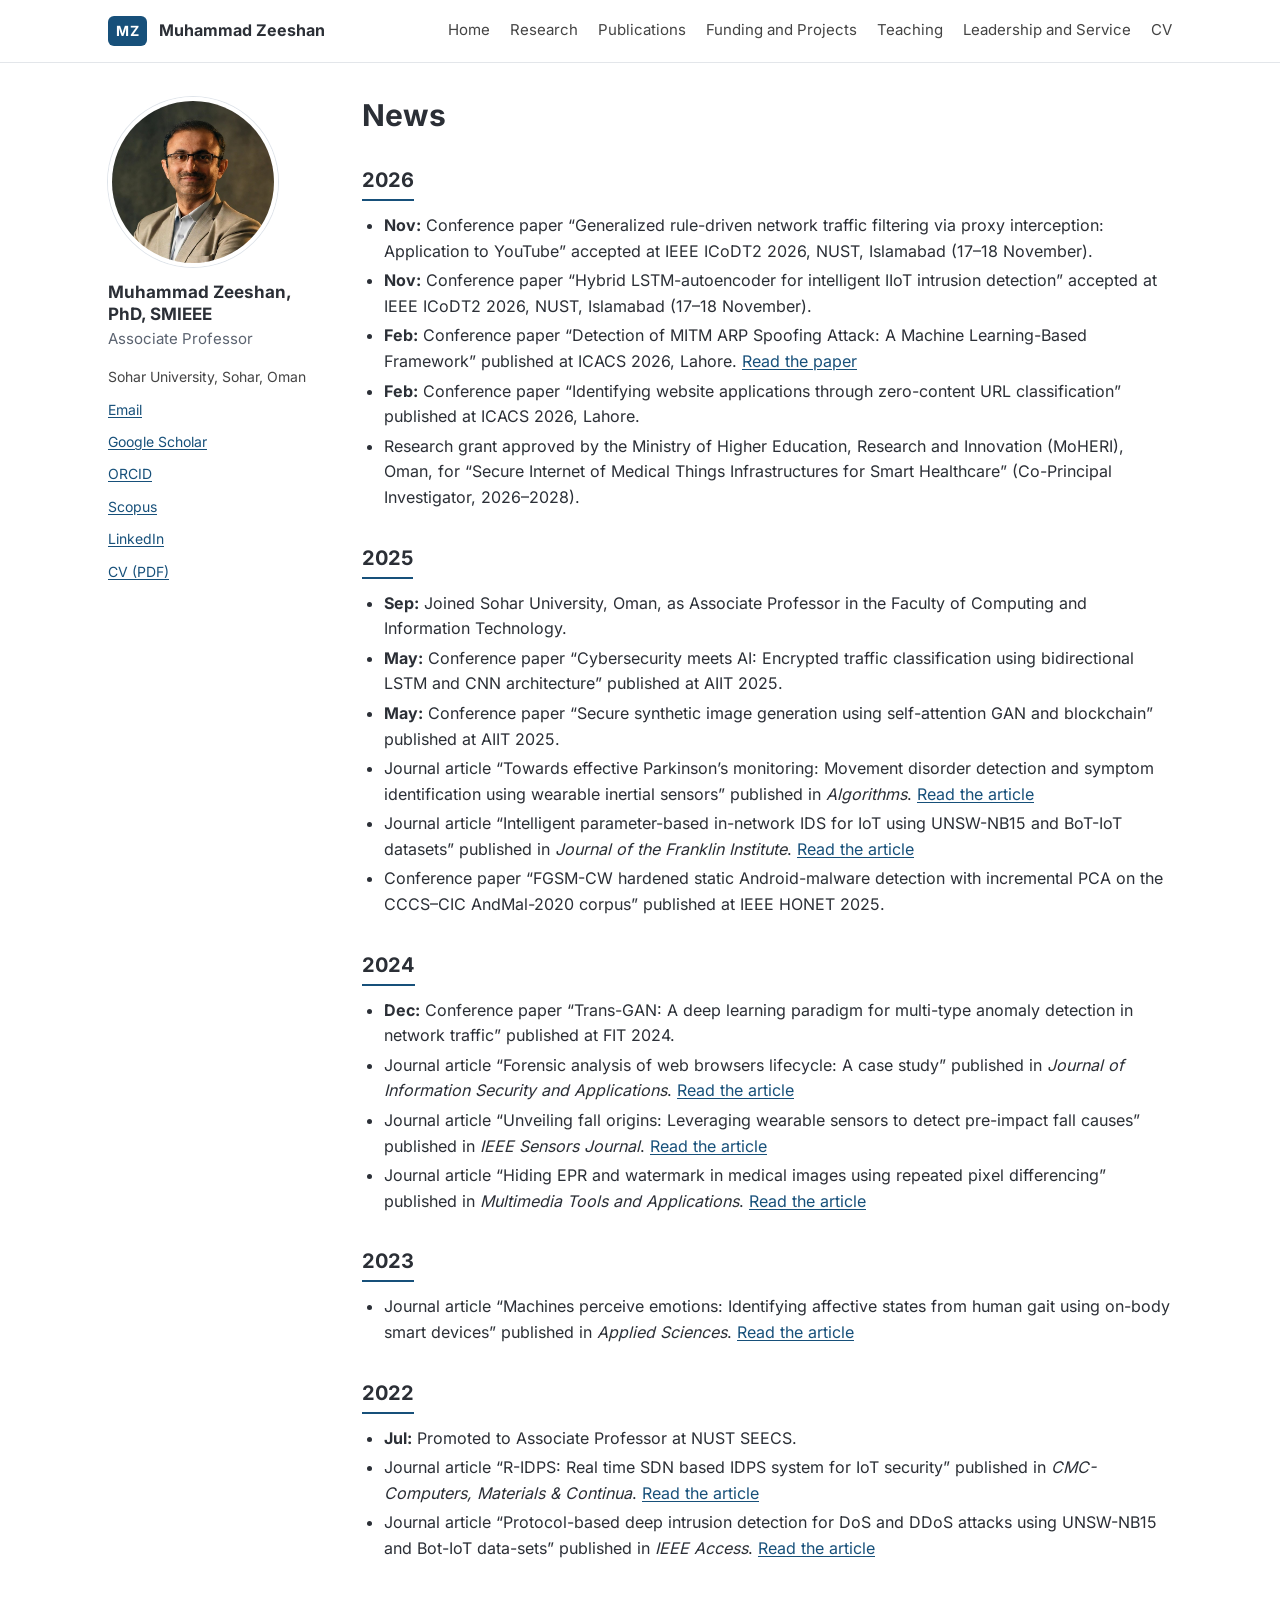
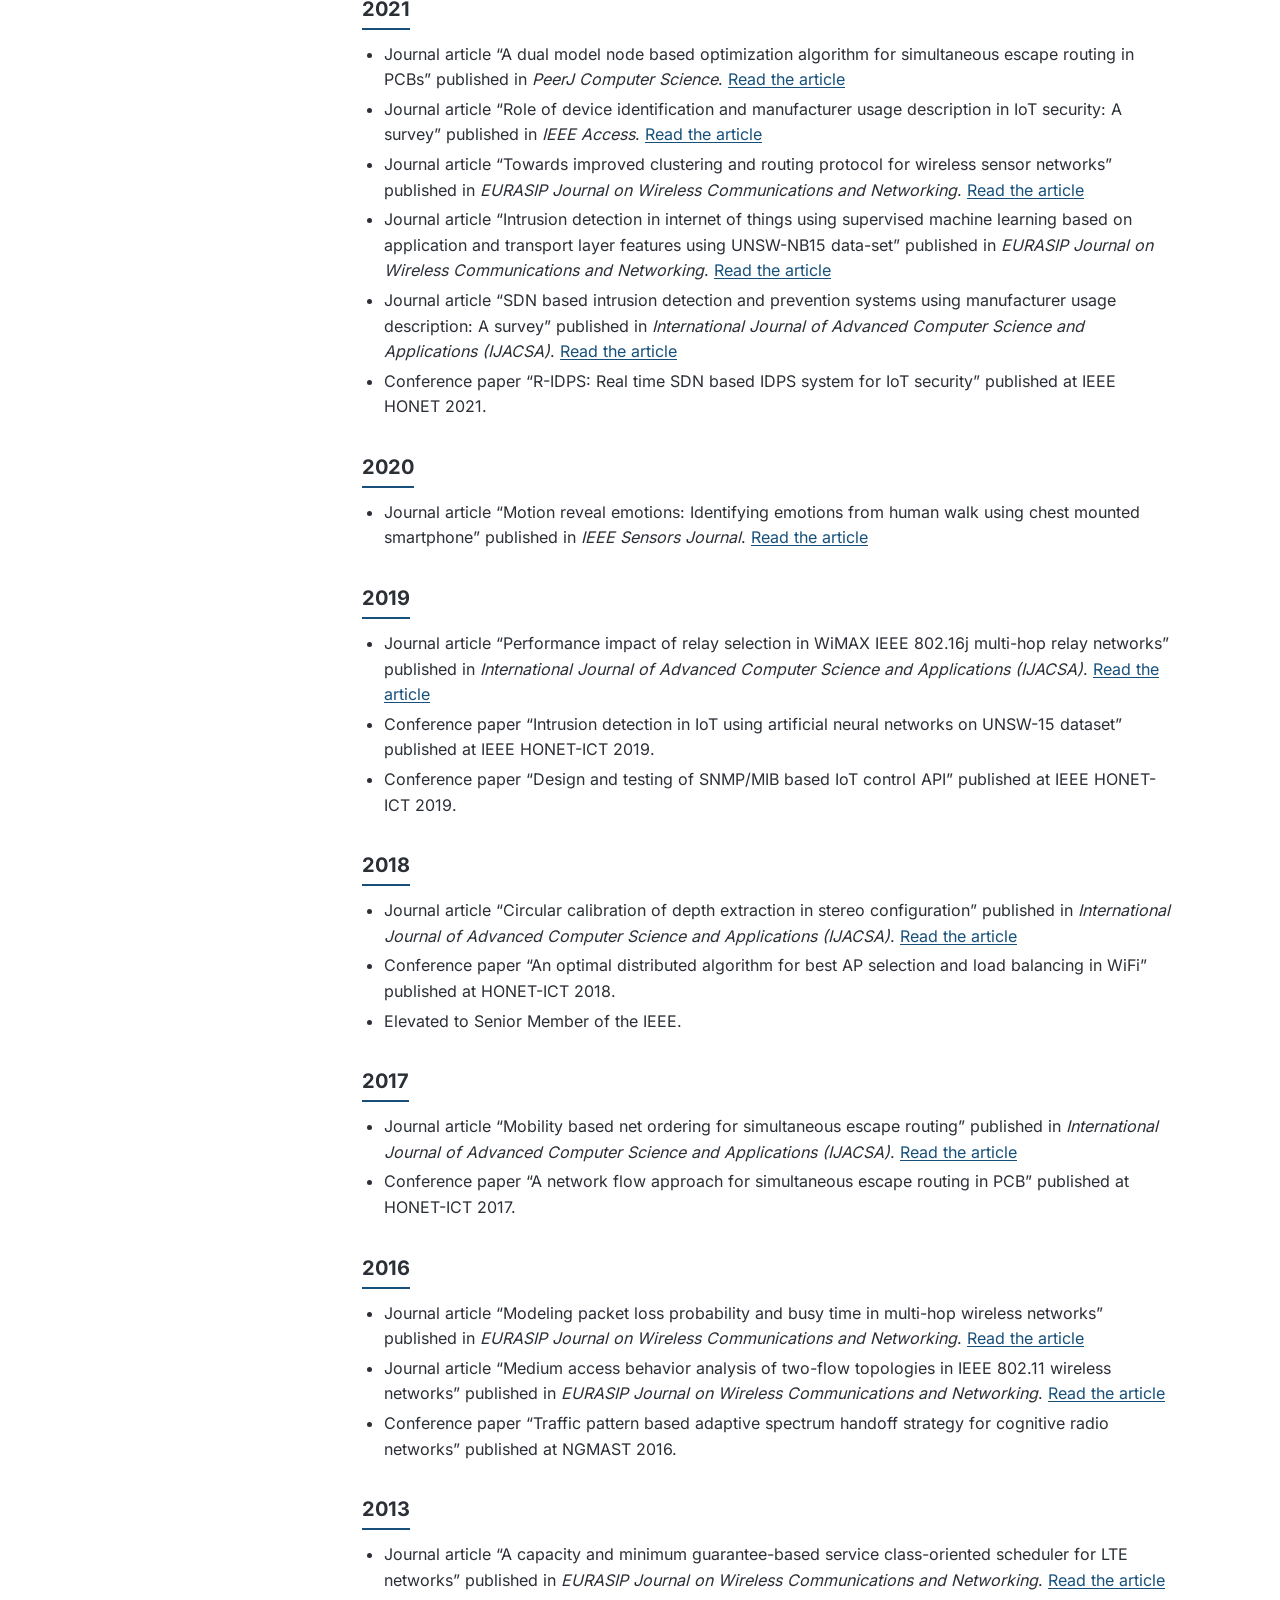
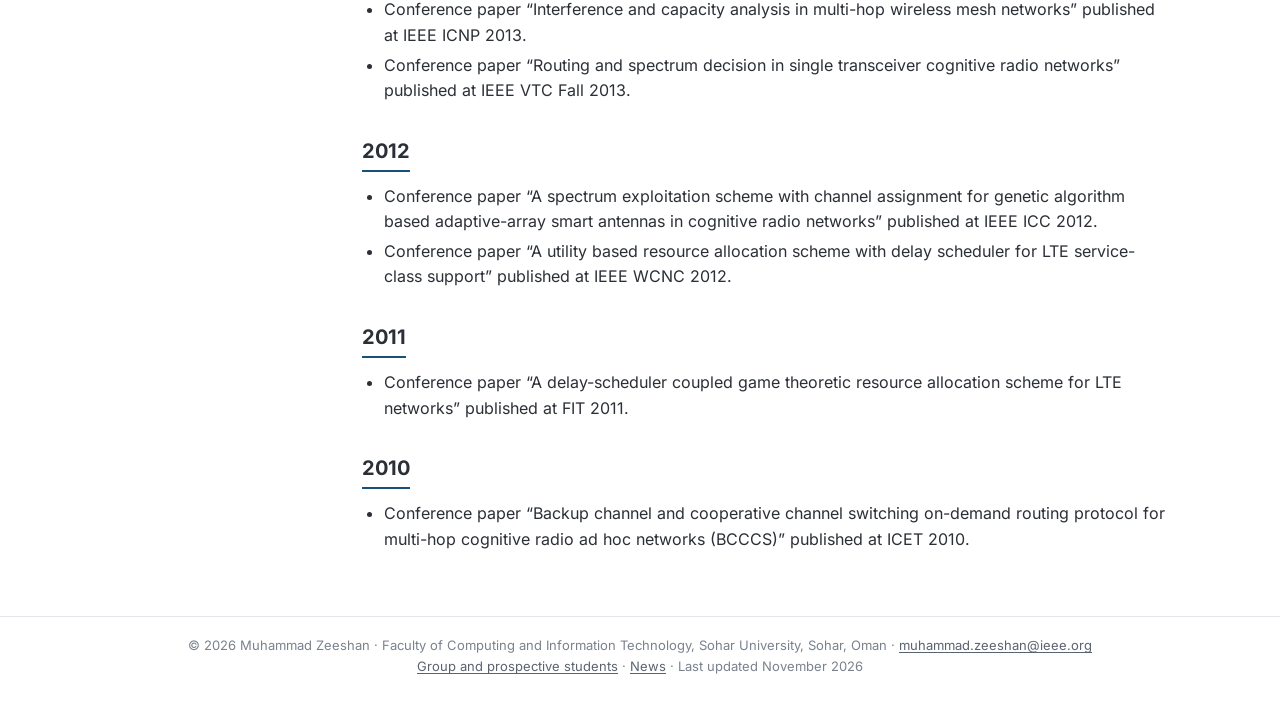
<file: news/index.html>
<!doctype html>
<html lang="en">
<head>
<meta charset="utf-8">
<title>News - Muhammad Zeeshan</title>
<meta name="description" content="News and publication announcements from Muhammad Zeeshan, PhD, SMIEEE.">
<meta name="author" content="Muhammad Zeeshan">
<meta name="viewport" content="width=device-width, initial-scale=1">
<link rel="canonical" href="https://mzeeshan-phd.github.io/news/">
<meta property="og:type" content="website">
<meta property="og:site_name" content="Muhammad Zeeshan, PhD, SMIEEE">
<meta property="og:title" content="News - Muhammad Zeeshan">
<meta property="og:description" content="News and publication announcements from Muhammad Zeeshan, PhD, SMIEEE.">
<meta property="og:url" content="https://mzeeshan-phd.github.io/news/">
<meta property="og:image" content="https://mzeeshan-phd.github.io/images/og-image.jpg">
<link rel="stylesheet" href="../assets/css/site.css">
<link rel="icon" type="image/svg+xml" href="../images/favicon.svg">
<link rel="icon" type="image/png" sizes="32x32" href="../images/favicon-32x32.png">
<link rel="apple-touch-icon" sizes="180x180" href="../images/apple-touch-icon.png">

</head>
<body>
<a class="skip" href="#content">Skip to content</a>
<header class="site"><div class="in">
<a class="brand" href="../"><span class="mono">MZ</span><span>Muhammad Zeeshan</span></a>
<nav class="main" aria-label="Main">
<a href="../">Home</a>
<a href="../research/">Research</a>
<a href="../publications/">Publications</a>
<a href="../funding/">Funding and Projects</a>
<a href="../teaching/">Teaching</a>
<a href="../service/">Leadership and Service</a>
<a href="../cv/">CV</a>
</nav>
</div></header>
<div class="wrap">
<aside class="side">
<img src="../images/profile.jpg" alt="Muhammad Zeeshan" width="170" height="170">
<h2>Muhammad Zeeshan, PhD, SMIEEE</h2>
<p class="role">Associate Professor</p>
<ul>
<li>Sohar University, Sohar, Oman</li>
<li><a href="mailto:muhammad.zeeshan@ieee.org">Email</a></li>
<li><a href="https://scholar.google.com.pk/citations?user=bIB6sP4AAAAJ&amp;hl=en">Google Scholar</a></li>
<li><a href="https://orcid.org/0000-0003-4417-1365">ORCID</a></li>
<li><a href="https://www.scopus.com/authid/detail.uri?authorId=57214970753">Scopus</a></li>
<li><a href="https://www.linkedin.com/in/zeeshanbhatti/">LinkedIn</a></li>
<li><a href="../files/Muhammad_Zeeshan_CV.pdf">CV (PDF)</a></li>
</ul>
</aside>
<main id="content">
<h1>News</h1>
<h2>2026</h2>
<ul>
<li><strong>Nov:</strong> Conference paper &ldquo;Generalized rule-driven network traffic filtering via proxy interception: Application to YouTube&rdquo; accepted at IEEE ICoDT2 2026, NUST, Islamabad (17–18 November).</li>
<li><strong>Nov:</strong> Conference paper &ldquo;Hybrid LSTM-autoencoder for intelligent IIoT intrusion detection&rdquo; accepted at IEEE ICoDT2 2026, NUST, Islamabad (17–18 November).</li>
<li><strong>Feb:</strong> Conference paper &ldquo;Detection of MITM ARP Spoofing Attack: A Machine Learning-Based Framework&rdquo; published at ICACS 2026, Lahore. <a href="https://doi.org/10.1109/ICACS69208.2026.11433127">Read the paper</a></li>
<li><strong>Feb:</strong> Conference paper &ldquo;Identifying website applications through zero-content URL classification&rdquo; published at ICACS 2026, Lahore.</li>
<li>Research grant approved by the Ministry of Higher Education, Research and Innovation (MoHERI), Oman, for &ldquo;Secure Internet of Medical Things Infrastructures for Smart Healthcare&rdquo; (Co-Principal Investigator, 2026–2028).</li>
</ul>
<h2>2025</h2>
<ul>
<li><strong>Sep:</strong> Joined Sohar University, Oman, as Associate Professor in the Faculty of Computing and Information Technology.</li>
<li><strong>May:</strong> Conference paper &ldquo;Cybersecurity meets AI: Encrypted traffic classification using bidirectional LSTM and CNN architecture&rdquo; published at AIIT 2025.</li>
<li><strong>May:</strong> Conference paper &ldquo;Secure synthetic image generation using self-attention GAN and blockchain&rdquo; published at AIIT 2025.</li>
<li>Journal article &ldquo;Towards effective Parkinson’s monitoring: Movement disorder detection and symptom identification using wearable inertial sensors&rdquo; published in <em>Algorithms</em>. <a href="https://doi.org/10.3390/a18040203">Read the article</a></li>
<li>Journal article &ldquo;Intelligent parameter-based in-network IDS for IoT using UNSW-NB15 and BoT-IoT datasets&rdquo; published in <em>Journal of the Franklin Institute</em>. <a href="https://doi.org/10.1016/j.jfranklin.2024.107440">Read the article</a></li>
<li>Conference paper &ldquo;FGSM-CW hardened static Android-malware detection with incremental PCA on the CCCS–CIC AndMal-2020 corpus&rdquo; published at IEEE HONET 2025.</li>
</ul>
<h2>2024</h2>
<ul>
<li><strong>Dec:</strong> Conference paper &ldquo;Trans-GAN: A deep learning paradigm for multi-type anomaly detection in network traffic&rdquo; published at FIT 2024.</li>
<li>Journal article &ldquo;Forensic analysis of web browsers lifecycle: A case study&rdquo; published in <em>Journal of Information Security and Applications</em>. <a href="https://doi.org/10.1016/j.jisa.2024.103839">Read the article</a></li>
<li>Journal article &ldquo;Unveiling fall origins: Leveraging wearable sensors to detect pre-impact fall causes&rdquo; published in <em>IEEE Sensors Journal</em>. <a href="https://doi.org/10.1109/JSEN.2024.3407835">Read the article</a></li>
<li>Journal article &ldquo;Hiding EPR and watermark in medical images using repeated pixel differencing&rdquo; published in <em>Multimedia Tools and Applications</em>. <a href="https://doi.org/10.1007/s11042-023-15434-6">Read the article</a></li>
</ul>
<h2>2023</h2>
<ul>
<li>Journal article &ldquo;Machines perceive emotions: Identifying affective states from human gait using on-body smart devices&rdquo; published in <em>Applied Sciences</em>. <a href="https://doi.org/10.3390/app13084728">Read the article</a></li>
</ul>
<h2>2022</h2>
<ul>
<li><strong>Jul:</strong> Promoted to Associate Professor at NUST SEECS.</li>
<li>Journal article &ldquo;R-IDPS: Real time SDN based IDPS system for IoT security&rdquo; published in <em>CMC-Computers, Materials &amp; Continua</em>. <a href="https://doi.org/10.32604/cmc.2022.028285">Read the article</a></li>
<li>Journal article &ldquo;Protocol-based deep intrusion detection for DoS and DDoS attacks using UNSW-NB15 and Bot-IoT data-sets&rdquo; published in <em>IEEE Access</em>. <a href="https://doi.org/10.1109/ACCESS.2021.3137201">Read the article</a></li>
</ul>
<h2>2021</h2>
<ul>
<li>Journal article &ldquo;A dual model node based optimization algorithm for simultaneous escape routing in PCBs&rdquo; published in <em>PeerJ Computer Science</em>. <a href="https://doi.org/10.7717/peerj-cs.499">Read the article</a></li>
<li>Journal article &ldquo;Role of device identification and manufacturer usage description in IoT security: A survey&rdquo; published in <em>IEEE Access</em>. <a href="https://doi.org/10.1109/ACCESS.2021.3065123">Read the article</a></li>
<li>Journal article &ldquo;Towards improved clustering and routing protocol for wireless sensor networks&rdquo; published in <em>EURASIP Journal on Wireless Communications and Networking</em>. <a href="https://doi.org/10.1186/s13638-021-01911-9">Read the article</a></li>
<li>Journal article &ldquo;Intrusion detection in internet of things using supervised machine learning based on application and transport layer features using UNSW-NB15 data-set&rdquo; published in <em>EURASIP Journal on Wireless Communications and Networking</em>. <a href="https://doi.org/10.1186/s13638-021-01893-8">Read the article</a></li>
<li>Journal article &ldquo;SDN based intrusion detection and prevention systems using manufacturer usage description: A survey&rdquo; published in <em>International Journal of Advanced Computer Science and Applications (IJACSA)</em>. <a href="https://doi.org/10.14569/IJACSA.2020.0111283">Read the article</a></li>
<li>Conference paper &ldquo;R-IDPS: Real time SDN based IDPS system for IoT security&rdquo; published at IEEE HONET 2021.</li>
</ul>
<h2>2020</h2>
<ul>
<li>Journal article &ldquo;Motion reveal emotions: Identifying emotions from human walk using chest mounted smartphone&rdquo; published in <em>IEEE Sensors Journal</em>. <a href="https://doi.org/10.1109/JSEN.2020.3004399">Read the article</a></li>
</ul>
<h2>2019</h2>
<ul>
<li>Journal article &ldquo;Performance impact of relay selection in WiMAX IEEE 802.16j multi-hop relay networks&rdquo; published in <em>International Journal of Advanced Computer Science and Applications (IJACSA)</em>. <a href="https://doi.org/10.14569/IJACSA.2019.0100950">Read the article</a></li>
<li>Conference paper &ldquo;Intrusion detection in IoT using artificial neural networks on UNSW-15 dataset&rdquo; published at IEEE HONET-ICT 2019.</li>
<li>Conference paper &ldquo;Design and testing of SNMP/MIB based IoT control API&rdquo; published at IEEE HONET-ICT 2019.</li>
</ul>
<h2>2018</h2>
<ul>
<li>Journal article &ldquo;Circular calibration of depth extraction in stereo configuration&rdquo; published in <em>International Journal of Advanced Computer Science and Applications (IJACSA)</em>. <a href="https://doi.org/10.14569/IJACSA.2018.090336">Read the article</a></li>
<li>Conference paper &ldquo;An optimal distributed algorithm for best AP selection and load balancing in WiFi&rdquo; published at HONET-ICT 2018.</li>
<li>Elevated to Senior Member of the IEEE.</li>
</ul>
<h2>2017</h2>
<ul>
<li>Journal article &ldquo;Mobility based net ordering for simultaneous escape routing&rdquo; published in <em>International Journal of Advanced Computer Science and Applications (IJACSA)</em>. <a href="https://doi.org/10.14569/IJACSA.2017.080762">Read the article</a></li>
<li>Conference paper &ldquo;A network flow approach for simultaneous escape routing in PCB&rdquo; published at HONET-ICT 2017.</li>
</ul>
<h2>2016</h2>
<ul>
<li>Journal article &ldquo;Modeling packet loss probability and busy time in multi-hop wireless networks&rdquo; published in <em>EURASIP Journal on Wireless Communications and Networking</em>. <a href="https://doi.org/10.1186/s13638-016-0664-7">Read the article</a></li>
<li>Journal article &ldquo;Medium access behavior analysis of two-flow topologies in IEEE 802.11 wireless networks&rdquo; published in <em>EURASIP Journal on Wireless Communications and Networking</em>. <a href="https://doi.org/10.1186/s13638-016-0535-2">Read the article</a></li>
<li>Conference paper &ldquo;Traffic pattern based adaptive spectrum handoff strategy for cognitive radio networks&rdquo; published at NGMAST 2016.</li>
</ul>
<h2>2013</h2>
<ul>
<li>Journal article &ldquo;A capacity and minimum guarantee-based service class-oriented scheduler for LTE networks&rdquo; published in <em>EURASIP Journal on Wireless Communications and Networking</em>. <a href="https://doi.org/10.1186/1687-1499-2013-67">Read the article</a></li>
<li>Conference paper &ldquo;Interference and capacity analysis in multi-hop wireless mesh networks&rdquo; published at IEEE ICNP 2013.</li>
<li>Conference paper &ldquo;Routing and spectrum decision in single transceiver cognitive radio networks&rdquo; published at IEEE VTC Fall 2013.</li>
</ul>
<h2>2012</h2>
<ul>
<li>Conference paper &ldquo;A spectrum exploitation scheme with channel assignment for genetic algorithm based adaptive-array smart antennas in cognitive radio networks&rdquo; published at IEEE ICC 2012.</li>
<li>Conference paper &ldquo;A utility based resource allocation scheme with delay scheduler for LTE service-class support&rdquo; published at IEEE WCNC 2012.</li>
</ul>
<h2>2011</h2>
<ul>
<li>Conference paper &ldquo;A delay-scheduler coupled game theoretic resource allocation scheme for LTE networks&rdquo; published at FIT 2011.</li>
</ul>
<h2>2010</h2>
<ul>
<li>Conference paper &ldquo;Backup channel and cooperative channel switching on-demand routing protocol for multi-hop cognitive radio ad hoc networks (BCCCS)&rdquo; published at ICET 2010.</li>
</ul>
</main>
</div>
<footer class="site">
&copy; 2026 Muhammad Zeeshan &middot; Faculty of Computing and Information Technology, Sohar University, Sohar, Oman &middot; <a href="mailto:muhammad.zeeshan@ieee.org">muhammad.zeeshan@ieee.org</a><br>
<a href="../group/">Group and prospective students</a> &middot; <a href="../news/">News</a> &middot; Last updated November 2026
</footer>
</body>
</html>
</file>
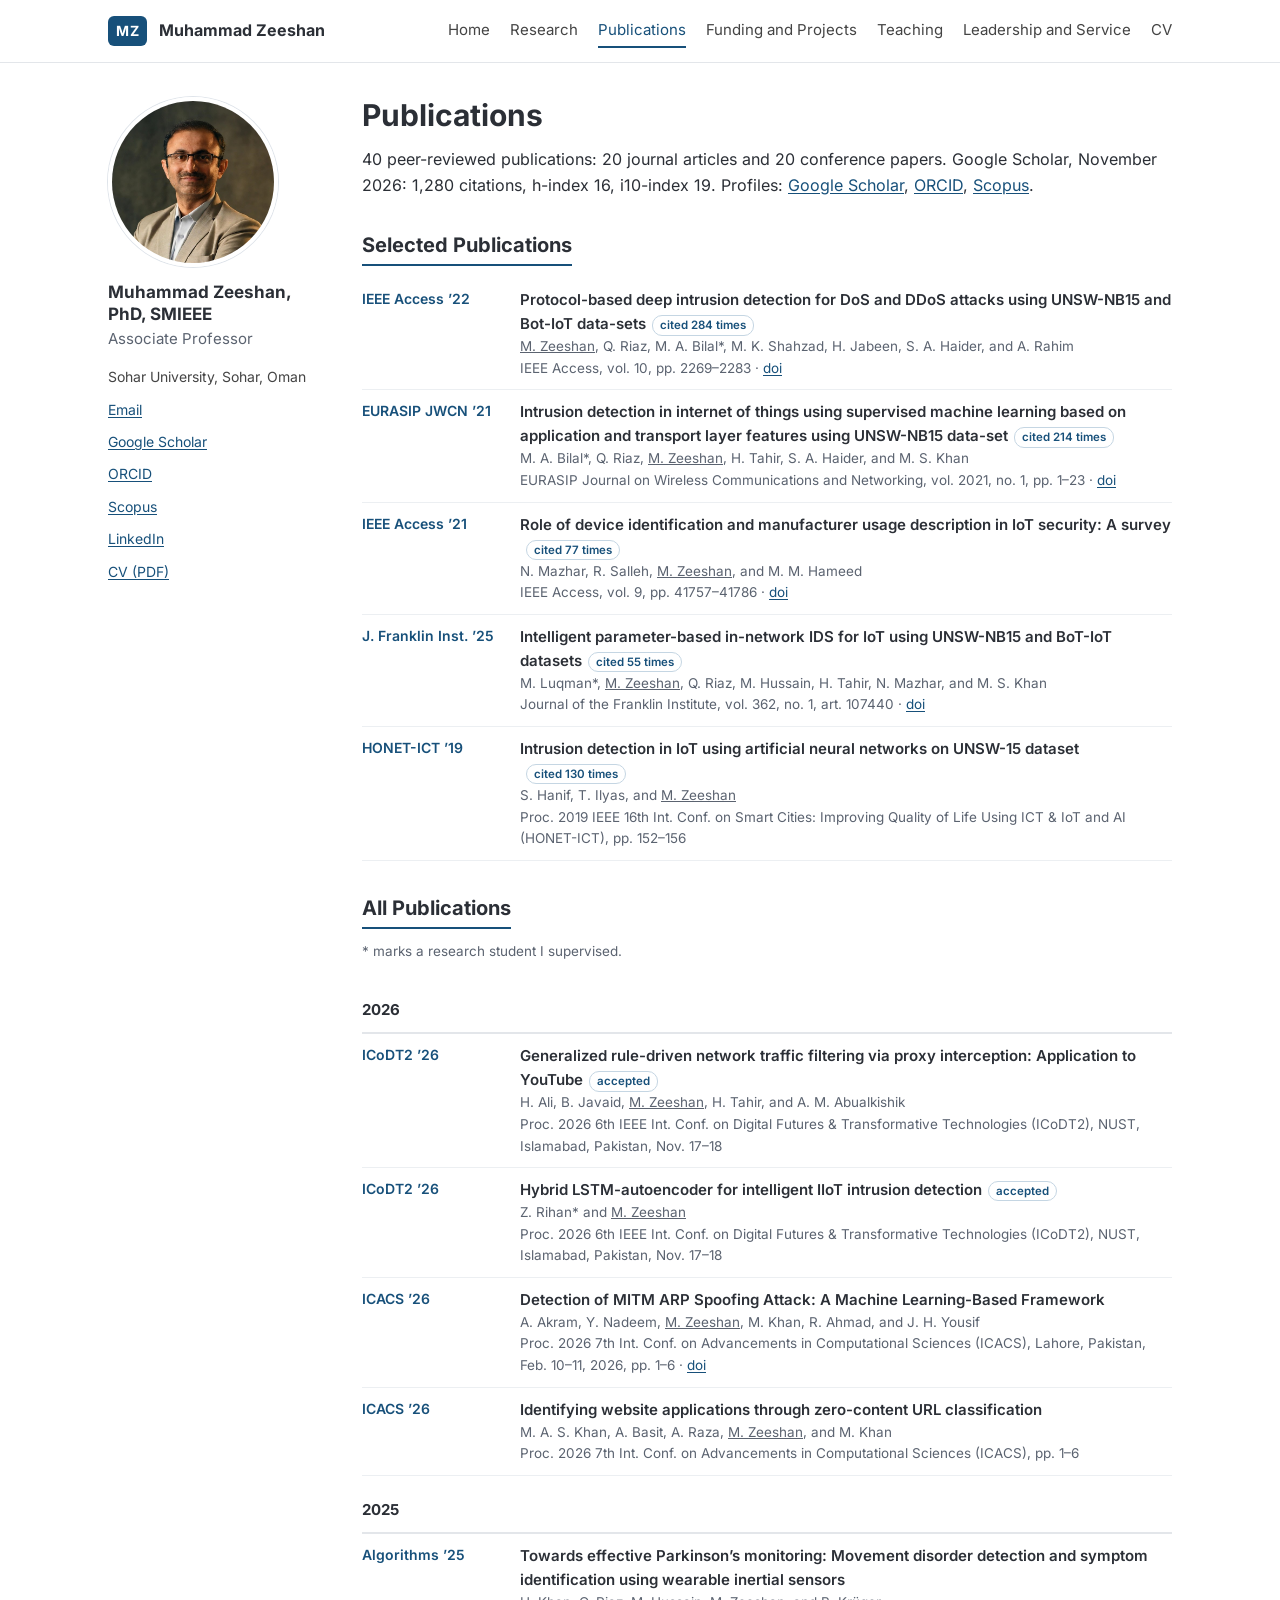
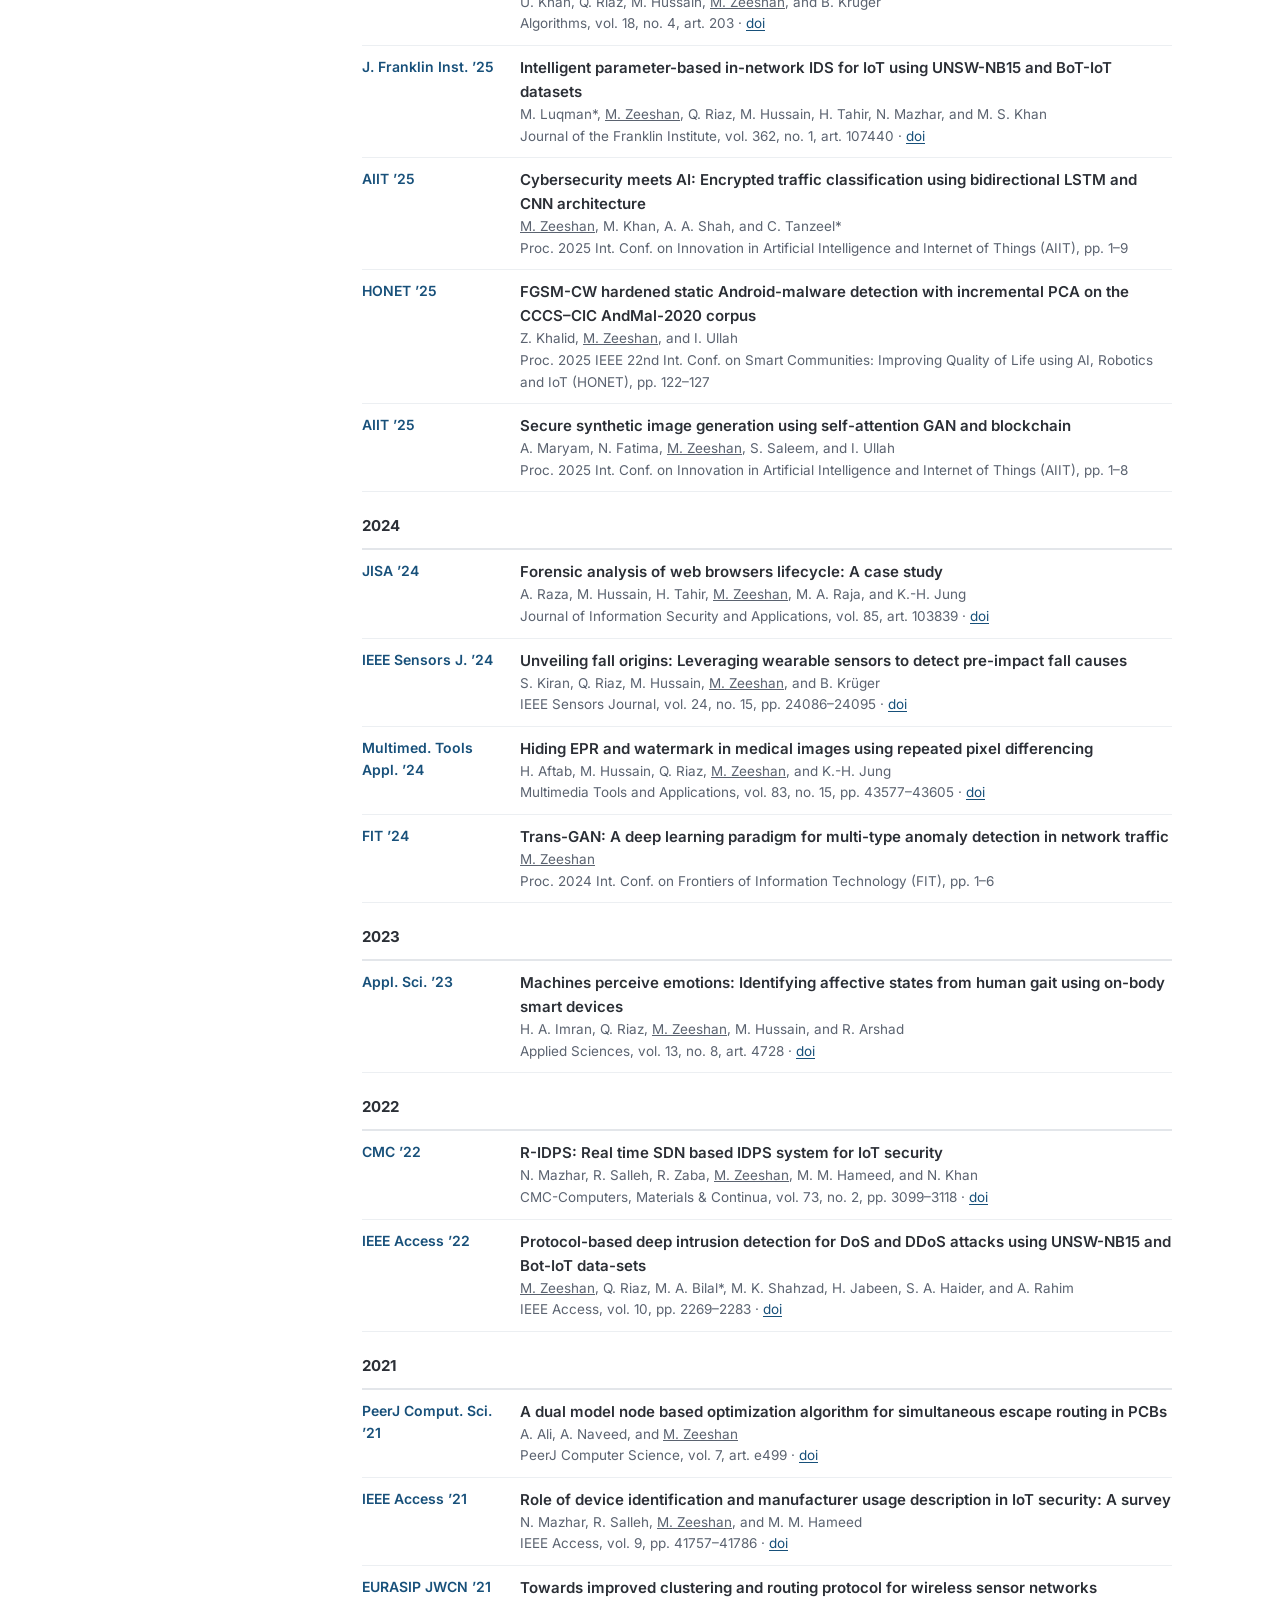
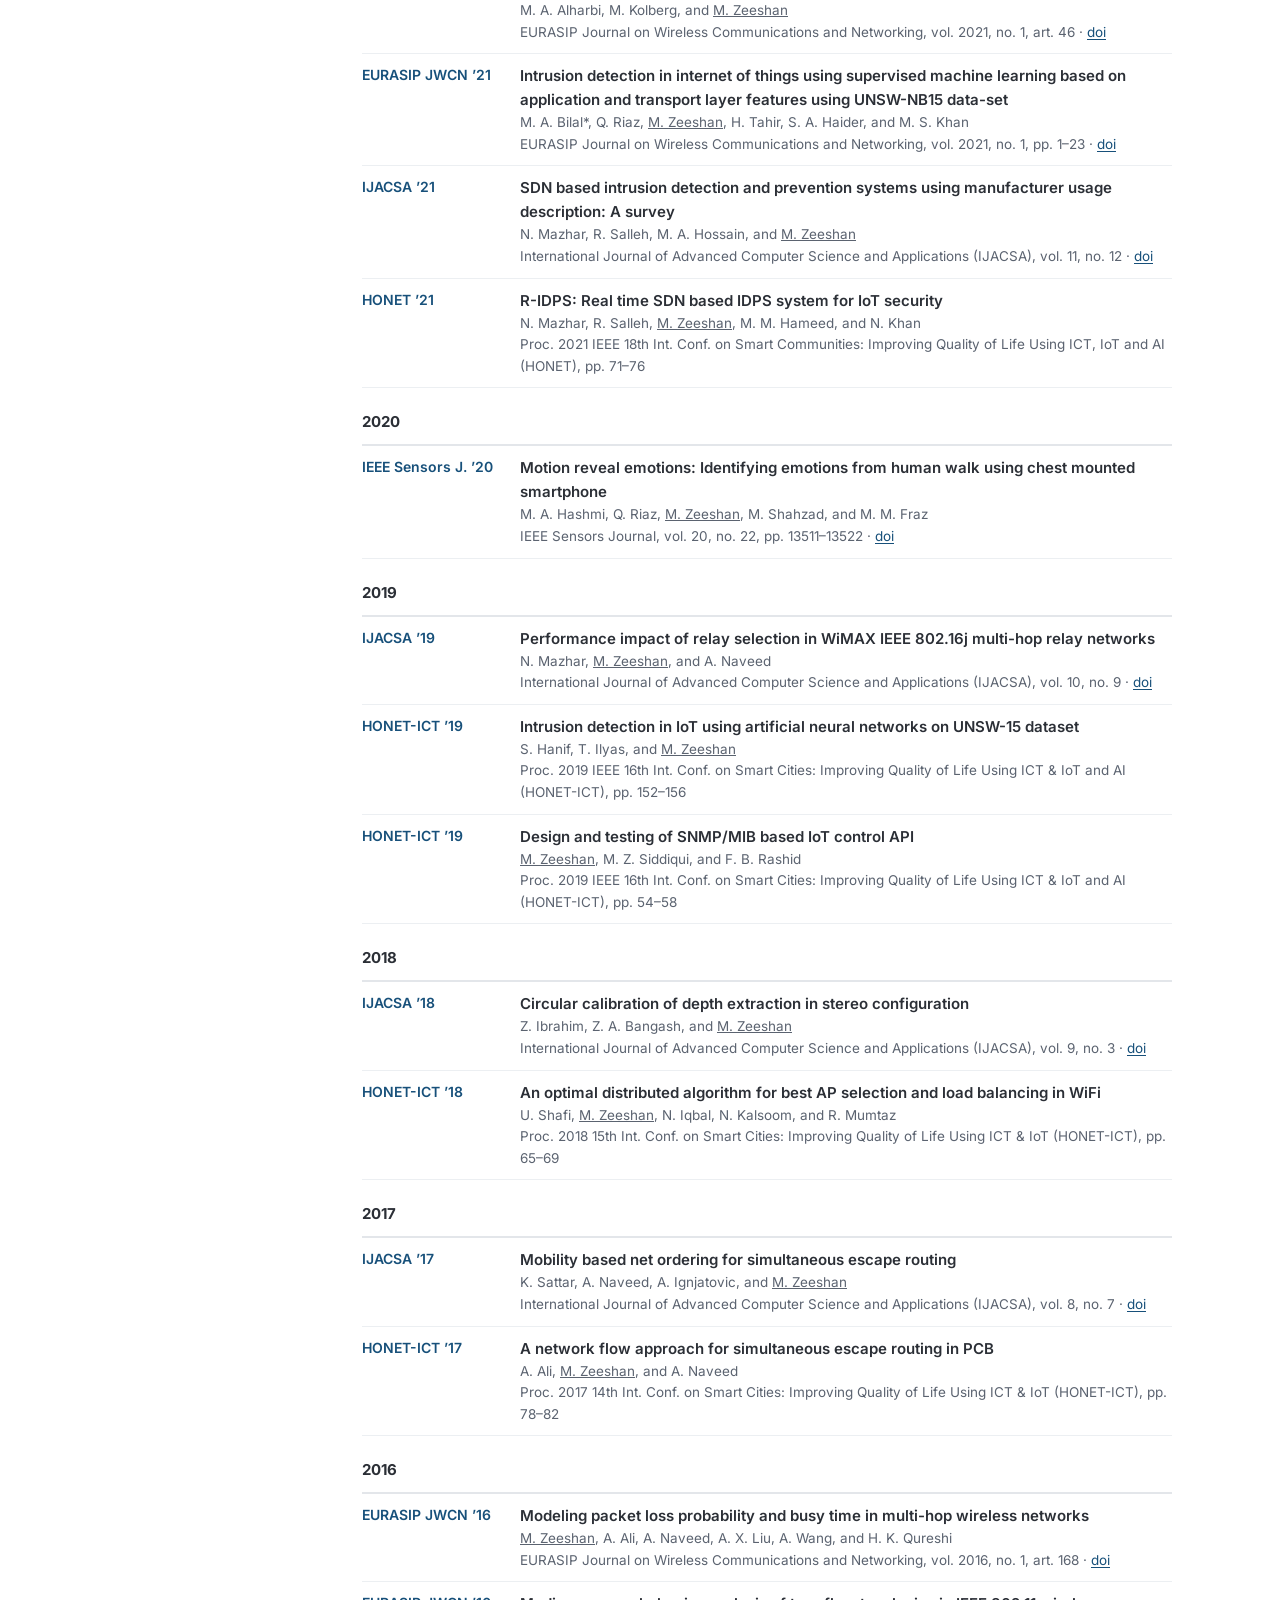
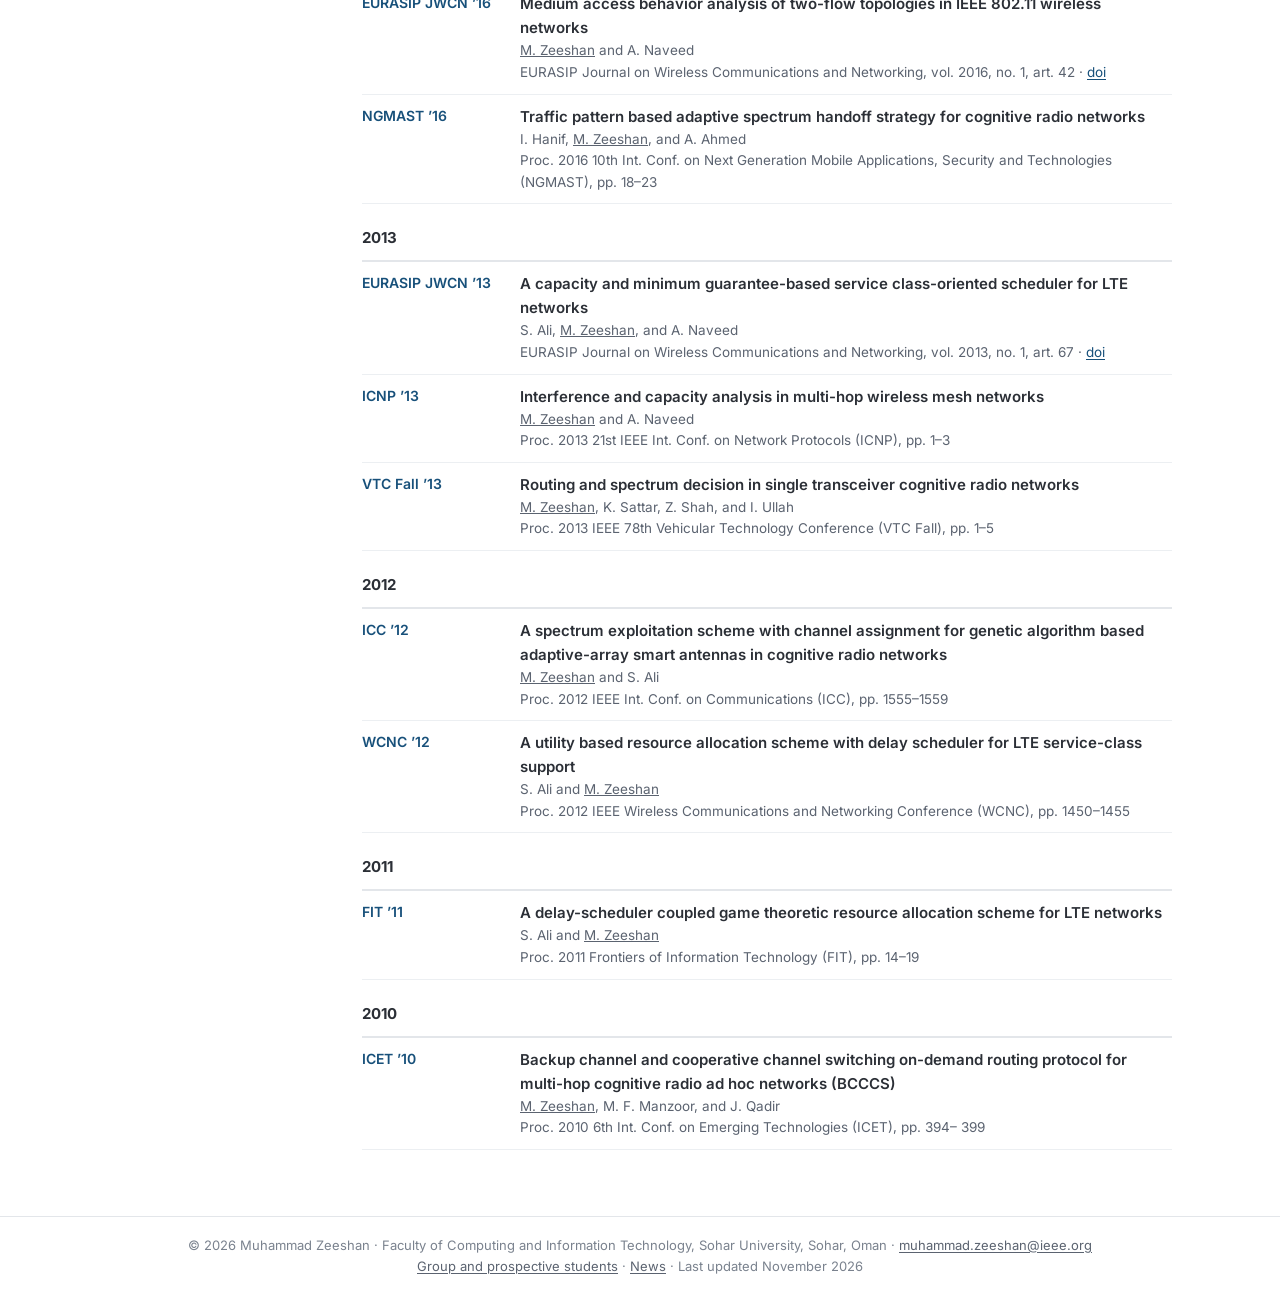
<file: publications/index.html>
<!doctype html>
<html lang="en">
<head>
<meta charset="utf-8">
<title>Publications - Muhammad Zeeshan</title>
<meta name="description" content="Journal articles and conference papers by Muhammad Zeeshan, PhD, SMIEEE.">
<meta name="author" content="Muhammad Zeeshan">
<meta name="viewport" content="width=device-width, initial-scale=1">
<link rel="canonical" href="https://mzeeshan-phd.github.io/publications/">
<meta property="og:type" content="website">
<meta property="og:site_name" content="Muhammad Zeeshan, PhD, SMIEEE">
<meta property="og:title" content="Publications - Muhammad Zeeshan">
<meta property="og:description" content="Journal articles and conference papers by Muhammad Zeeshan, PhD, SMIEEE.">
<meta property="og:url" content="https://mzeeshan-phd.github.io/publications/">
<meta property="og:image" content="https://mzeeshan-phd.github.io/images/og-image.jpg">
<link rel="stylesheet" href="../assets/css/site.css">
<link rel="icon" type="image/svg+xml" href="../images/favicon.svg">
<link rel="icon" type="image/png" sizes="32x32" href="../images/favicon-32x32.png">
<link rel="apple-touch-icon" sizes="180x180" href="../images/apple-touch-icon.png">

</head>
<body>
<a class="skip" href="#content">Skip to content</a>
<header class="site"><div class="in">
<a class="brand" href="../"><span class="mono">MZ</span><span>Muhammad Zeeshan</span></a>
<nav class="main" aria-label="Main">
<a href="../">Home</a>
<a href="../research/">Research</a>
<a href="../publications/" class="on">Publications</a>
<a href="../funding/">Funding and Projects</a>
<a href="../teaching/">Teaching</a>
<a href="../service/">Leadership and Service</a>
<a href="../cv/">CV</a>
</nav>
</div></header>
<div class="wrap">
<aside class="side">
<img src="../images/profile.jpg" alt="Muhammad Zeeshan" width="170" height="170">
<h2>Muhammad Zeeshan, PhD, SMIEEE</h2>
<p class="role">Associate Professor</p>
<ul>
<li>Sohar University, Sohar, Oman</li>
<li><a href="mailto:muhammad.zeeshan@ieee.org">Email</a></li>
<li><a href="https://scholar.google.com.pk/citations?user=bIB6sP4AAAAJ&amp;hl=en">Google Scholar</a></li>
<li><a href="https://orcid.org/0000-0003-4417-1365">ORCID</a></li>
<li><a href="https://www.scopus.com/authid/detail.uri?authorId=57214970753">Scopus</a></li>
<li><a href="https://www.linkedin.com/in/zeeshanbhatti/">LinkedIn</a></li>
<li><a href="../files/Muhammad_Zeeshan_CV.pdf">CV (PDF)</a></li>
</ul>
</aside>
<main id="content">
<h1>Publications</h1>
<p>40 peer-reviewed publications: 20 journal articles and 20 conference papers. Google Scholar, November 2026: 1,280 citations, h-index 16, i10-index 19. Profiles: <a href="https://scholar.google.com.pk/citations?user=bIB6sP4AAAAJ&amp;hl=en">Google Scholar</a>, <a href="https://orcid.org/0000-0003-4417-1365">ORCID</a>, <a href="https://www.scopus.com/authid/detail.uri?authorId=57214970753">Scopus</a>.</p>
<h2>Selected Publications</h2>
<table class="pubs"><tr><td class="v">IEEE Access ’22</td><td><span class="t">Protocol-based deep intrusion detection for DoS and DDoS attacks using UNSW-NB15 and Bot-IoT data-sets</span><span class="tag">cited 284 times</span><span class="a"><u>M. Zeeshan</u>, Q. Riaz, M. A. Bilal*, M. K. Shahzad, H. Jabeen, S. A. Haider, and A. Rahim</span><span class="d">IEEE Access, vol. 10, pp. 2269–2283 &middot; <a href="https://doi.org/10.1109/ACCESS.2021.3137201">doi</a></span></td></tr><tr><td class="v">EURASIP JWCN ’21</td><td><span class="t">Intrusion detection in internet of things using supervised machine learning based on application and transport layer features using UNSW-NB15 data-set</span><span class="tag">cited 214 times</span><span class="a">M. A. Bilal*, Q. Riaz, <u>M. Zeeshan</u>, H. Tahir, S. A. Haider, and M. S. Khan</span><span class="d">EURASIP Journal on Wireless Communications and Networking, vol. 2021, no. 1, pp. 1–23 &middot; <a href="https://doi.org/10.1186/s13638-021-01893-8">doi</a></span></td></tr><tr><td class="v">IEEE Access ’21</td><td><span class="t">Role of device identification and manufacturer usage description in IoT security: A survey</span><span class="tag">cited 77 times</span><span class="a">N. Mazhar, R. Salleh, <u>M. Zeeshan</u>, and M. M. Hameed</span><span class="d">IEEE Access, vol. 9, pp. 41757–41786 &middot; <a href="https://doi.org/10.1109/ACCESS.2021.3065123">doi</a></span></td></tr><tr><td class="v">J. Franklin Inst. ’25</td><td><span class="t">Intelligent parameter-based in-network IDS for IoT using UNSW-NB15 and BoT-IoT datasets</span><span class="tag">cited 55 times</span><span class="a">M. Luqman*, <u>M. Zeeshan</u>, Q. Riaz, M. Hussain, H. Tahir, N. Mazhar, and M. S. Khan</span><span class="d">Journal of the Franklin Institute, vol. 362, no. 1, art. 107440 &middot; <a href="https://doi.org/10.1016/j.jfranklin.2024.107440">doi</a></span></td></tr><tr><td class="v">HONET-ICT ’19</td><td><span class="t">Intrusion detection in IoT using artificial neural networks on UNSW-15 dataset</span><span class="tag">cited 130 times</span><span class="a">S. Hanif, T. Ilyas, and <u>M. Zeeshan</u></span><span class="d">Proc. 2019 IEEE 16th Int. Conf. on Smart Cities: Improving Quality of Life Using ICT &amp; IoT and AI (HONET-ICT), pp. 152–156</span></td></tr></table>
<h2>All Publications</h2>
<p class="note">* marks a research student I supervised.</p>
<table class="pubs"><tr class="yr"><td colspan="2">2026</td></tr><tr><td class="v">ICoDT2 ’26</td><td><span class="t">Generalized rule-driven network traffic filtering via proxy interception: Application to YouTube</span><span class="tag">accepted</span><span class="a">H. Ali, B. Javaid, <u>M. Zeeshan</u>, H. Tahir, and A. M. Abualkishik</span><span class="d">Proc. 2026 6th IEEE Int. Conf. on Digital Futures &amp; Transformative Technologies (ICoDT2), NUST, Islamabad, Pakistan, Nov. 17–18</span></td></tr><tr><td class="v">ICoDT2 ’26</td><td><span class="t">Hybrid LSTM-autoencoder for intelligent IIoT intrusion detection</span><span class="tag">accepted</span><span class="a">Z. Rihan* and <u>M. Zeeshan</u></span><span class="d">Proc. 2026 6th IEEE Int. Conf. on Digital Futures &amp; Transformative Technologies (ICoDT2), NUST, Islamabad, Pakistan, Nov. 17–18</span></td></tr><tr><td class="v">ICACS ’26</td><td><span class="t">Detection of MITM ARP Spoofing Attack: A Machine Learning-Based Framework</span><span class="a">A. Akram, Y. Nadeem, <u>M. Zeeshan</u>, M. Khan, R. Ahmad, and J. H. Yousif</span><span class="d">Proc. 2026 7th Int. Conf. on Advancements in Computational Sciences (ICACS), Lahore, Pakistan, Feb. 10–11, 2026, pp. 1–6 &middot; <a href="https://doi.org/10.1109/ICACS69208.2026.11433127">doi</a></span></td></tr><tr><td class="v">ICACS ’26</td><td><span class="t">Identifying website applications through zero-content URL classification</span><span class="a">M. A. S. Khan, A. Basit, A. Raza, <u>M. Zeeshan</u>, and M. Khan</span><span class="d">Proc. 2026 7th Int. Conf. on Advancements in Computational Sciences (ICACS), pp. 1–6</span></td></tr><tr class="yr"><td colspan="2">2025</td></tr><tr><td class="v">Algorithms ’25</td><td><span class="t">Towards effective Parkinson’s monitoring: Movement disorder detection and symptom identification using wearable inertial sensors</span><span class="a">U. Khan, Q. Riaz, M. Hussain, <u>M. Zeeshan</u>, and B. Krüger</span><span class="d">Algorithms, vol. 18, no. 4, art. 203 &middot; <a href="https://doi.org/10.3390/a18040203">doi</a></span></td></tr><tr><td class="v">J. Franklin Inst. ’25</td><td><span class="t">Intelligent parameter-based in-network IDS for IoT using UNSW-NB15 and BoT-IoT datasets</span><span class="a">M. Luqman*, <u>M. Zeeshan</u>, Q. Riaz, M. Hussain, H. Tahir, N. Mazhar, and M. S. Khan</span><span class="d">Journal of the Franklin Institute, vol. 362, no. 1, art. 107440 &middot; <a href="https://doi.org/10.1016/j.jfranklin.2024.107440">doi</a></span></td></tr><tr><td class="v">AIIT ’25</td><td><span class="t">Cybersecurity meets AI: Encrypted traffic classification using bidirectional LSTM and CNN architecture</span><span class="a"><u>M. Zeeshan</u>, M. Khan, A. A. Shah, and C. Tanzeel*</span><span class="d">Proc. 2025 Int. Conf. on Innovation in Artificial Intelligence and Internet of Things (AIIT), pp. 1–9</span></td></tr><tr><td class="v">HONET ’25</td><td><span class="t">FGSM-CW hardened static Android-malware detection with incremental PCA on the CCCS–CIC AndMal-2020 corpus</span><span class="a">Z. Khalid, <u>M. Zeeshan</u>, and I. Ullah</span><span class="d">Proc. 2025 IEEE 22nd Int. Conf. on Smart Communities: Improving Quality of Life using AI, Robotics and IoT (HONET), pp. 122–127</span></td></tr><tr><td class="v">AIIT ’25</td><td><span class="t">Secure synthetic image generation using self-attention GAN and blockchain</span><span class="a">A. Maryam, N. Fatima, <u>M. Zeeshan</u>, S. Saleem, and I. Ullah</span><span class="d">Proc. 2025 Int. Conf. on Innovation in Artificial Intelligence and Internet of Things (AIIT), pp. 1–8</span></td></tr><tr class="yr"><td colspan="2">2024</td></tr><tr><td class="v">JISA ’24</td><td><span class="t">Forensic analysis of web browsers lifecycle: A case study</span><span class="a">A. Raza, M. Hussain, H. Tahir, <u>M. Zeeshan</u>, M. A. Raja, and K.-H. Jung</span><span class="d">Journal of Information Security and Applications, vol. 85, art. 103839 &middot; <a href="https://doi.org/10.1016/j.jisa.2024.103839">doi</a></span></td></tr><tr><td class="v">IEEE Sensors J. ’24</td><td><span class="t">Unveiling fall origins: Leveraging wearable sensors to detect pre-impact fall causes</span><span class="a">S. Kiran, Q. Riaz, M. Hussain, <u>M. Zeeshan</u>, and B. Krüger</span><span class="d">IEEE Sensors Journal, vol. 24, no. 15, pp. 24086–24095 &middot; <a href="https://doi.org/10.1109/JSEN.2024.3407835">doi</a></span></td></tr><tr><td class="v">Multimed. Tools Appl. ’24</td><td><span class="t">Hiding EPR and watermark in medical images using repeated pixel differencing</span><span class="a">H. Aftab, M. Hussain, Q. Riaz, <u>M. Zeeshan</u>, and K.-H. Jung</span><span class="d">Multimedia Tools and Applications, vol. 83, no. 15, pp. 43577–43605 &middot; <a href="https://doi.org/10.1007/s11042-023-15434-6">doi</a></span></td></tr><tr><td class="v">FIT ’24</td><td><span class="t">Trans-GAN: A deep learning paradigm for multi-type anomaly detection in network traffic</span><span class="a"><u>M. Zeeshan</u></span><span class="d">Proc. 2024 Int. Conf. on Frontiers of Information Technology (FIT), pp. 1–6</span></td></tr><tr class="yr"><td colspan="2">2023</td></tr><tr><td class="v">Appl. Sci. ’23</td><td><span class="t">Machines perceive emotions: Identifying affective states from human gait using on-body smart devices</span><span class="a">H. A. Imran, Q. Riaz, <u>M. Zeeshan</u>, M. Hussain, and R. Arshad</span><span class="d">Applied Sciences, vol. 13, no. 8, art. 4728 &middot; <a href="https://doi.org/10.3390/app13084728">doi</a></span></td></tr><tr class="yr"><td colspan="2">2022</td></tr><tr><td class="v">CMC ’22</td><td><span class="t">R-IDPS: Real time SDN based IDPS system for IoT security</span><span class="a">N. Mazhar, R. Salleh, R. Zaba, <u>M. Zeeshan</u>, M. M. Hameed, and N. Khan</span><span class="d">CMC-Computers, Materials &amp; Continua, vol. 73, no. 2, pp. 3099–3118 &middot; <a href="https://doi.org/10.32604/cmc.2022.028285">doi</a></span></td></tr><tr><td class="v">IEEE Access ’22</td><td><span class="t">Protocol-based deep intrusion detection for DoS and DDoS attacks using UNSW-NB15 and Bot-IoT data-sets</span><span class="a"><u>M. Zeeshan</u>, Q. Riaz, M. A. Bilal*, M. K. Shahzad, H. Jabeen, S. A. Haider, and A. Rahim</span><span class="d">IEEE Access, vol. 10, pp. 2269–2283 &middot; <a href="https://doi.org/10.1109/ACCESS.2021.3137201">doi</a></span></td></tr><tr class="yr"><td colspan="2">2021</td></tr><tr><td class="v">PeerJ Comput. Sci. ’21</td><td><span class="t">A dual model node based optimization algorithm for simultaneous escape routing in PCBs</span><span class="a">A. Ali, A. Naveed, and <u>M. Zeeshan</u></span><span class="d">PeerJ Computer Science, vol. 7, art. e499 &middot; <a href="https://doi.org/10.7717/peerj-cs.499">doi</a></span></td></tr><tr><td class="v">IEEE Access ’21</td><td><span class="t">Role of device identification and manufacturer usage description in IoT security: A survey</span><span class="a">N. Mazhar, R. Salleh, <u>M. Zeeshan</u>, and M. M. Hameed</span><span class="d">IEEE Access, vol. 9, pp. 41757–41786 &middot; <a href="https://doi.org/10.1109/ACCESS.2021.3065123">doi</a></span></td></tr><tr><td class="v">EURASIP JWCN ’21</td><td><span class="t">Towards improved clustering and routing protocol for wireless sensor networks</span><span class="a">M. A. Alharbi, M. Kolberg, and <u>M. Zeeshan</u></span><span class="d">EURASIP Journal on Wireless Communications and Networking, vol. 2021, no. 1, art. 46 &middot; <a href="https://doi.org/10.1186/s13638-021-01911-9">doi</a></span></td></tr><tr><td class="v">EURASIP JWCN ’21</td><td><span class="t">Intrusion detection in internet of things using supervised machine learning based on application and transport layer features using UNSW-NB15 data-set</span><span class="a">M. A. Bilal*, Q. Riaz, <u>M. Zeeshan</u>, H. Tahir, S. A. Haider, and M. S. Khan</span><span class="d">EURASIP Journal on Wireless Communications and Networking, vol. 2021, no. 1, pp. 1–23 &middot; <a href="https://doi.org/10.1186/s13638-021-01893-8">doi</a></span></td></tr><tr><td class="v">IJACSA ’21</td><td><span class="t">SDN based intrusion detection and prevention systems using manufacturer usage description: A survey</span><span class="a">N. Mazhar, R. Salleh, M. A. Hossain, and <u>M. Zeeshan</u></span><span class="d">International Journal of Advanced Computer Science and Applications (IJACSA), vol. 11, no. 12 &middot; <a href="https://doi.org/10.14569/IJACSA.2020.0111283">doi</a></span></td></tr><tr><td class="v">HONET ’21</td><td><span class="t">R-IDPS: Real time SDN based IDPS system for IoT security</span><span class="a">N. Mazhar, R. Salleh, <u>M. Zeeshan</u>, M. M. Hameed, and N. Khan</span><span class="d">Proc. 2021 IEEE 18th Int. Conf. on Smart Communities: Improving Quality of Life Using ICT, IoT and AI (HONET), pp. 71–76</span></td></tr><tr class="yr"><td colspan="2">2020</td></tr><tr><td class="v">IEEE Sensors J. ’20</td><td><span class="t">Motion reveal emotions: Identifying emotions from human walk using chest mounted smartphone</span><span class="a">M. A. Hashmi, Q. Riaz, <u>M. Zeeshan</u>, M. Shahzad, and M. M. Fraz</span><span class="d">IEEE Sensors Journal, vol. 20, no. 22, pp. 13511–13522 &middot; <a href="https://doi.org/10.1109/JSEN.2020.3004399">doi</a></span></td></tr><tr class="yr"><td colspan="2">2019</td></tr><tr><td class="v">IJACSA ’19</td><td><span class="t">Performance impact of relay selection in WiMAX IEEE 802.16j multi-hop relay networks</span><span class="a">N. Mazhar, <u>M. Zeeshan</u>, and A. Naveed</span><span class="d">International Journal of Advanced Computer Science and Applications (IJACSA), vol. 10, no. 9 &middot; <a href="https://doi.org/10.14569/IJACSA.2019.0100950">doi</a></span></td></tr><tr><td class="v">HONET-ICT ’19</td><td><span class="t">Intrusion detection in IoT using artificial neural networks on UNSW-15 dataset</span><span class="a">S. Hanif, T. Ilyas, and <u>M. Zeeshan</u></span><span class="d">Proc. 2019 IEEE 16th Int. Conf. on Smart Cities: Improving Quality of Life Using ICT &amp; IoT and AI (HONET-ICT), pp. 152–156</span></td></tr><tr><td class="v">HONET-ICT ’19</td><td><span class="t">Design and testing of SNMP/MIB based IoT control API</span><span class="a"><u>M. Zeeshan</u>, M. Z. Siddiqui, and F. B. Rashid</span><span class="d">Proc. 2019 IEEE 16th Int. Conf. on Smart Cities: Improving Quality of Life Using ICT &amp; IoT and AI (HONET-ICT), pp. 54–58</span></td></tr><tr class="yr"><td colspan="2">2018</td></tr><tr><td class="v">IJACSA ’18</td><td><span class="t">Circular calibration of depth extraction in stereo configuration</span><span class="a">Z. Ibrahim, Z. A. Bangash, and <u>M. Zeeshan</u></span><span class="d">International Journal of Advanced Computer Science and Applications (IJACSA), vol. 9, no. 3 &middot; <a href="https://doi.org/10.14569/IJACSA.2018.090336">doi</a></span></td></tr><tr><td class="v">HONET-ICT ’18</td><td><span class="t">An optimal distributed algorithm for best AP selection and load balancing in WiFi</span><span class="a">U. Shafi, <u>M. Zeeshan</u>, N. Iqbal, N. Kalsoom, and R. Mumtaz</span><span class="d">Proc. 2018 15th Int. Conf. on Smart Cities: Improving Quality of Life Using ICT &amp; IoT (HONET-ICT), pp. 65–69</span></td></tr><tr class="yr"><td colspan="2">2017</td></tr><tr><td class="v">IJACSA ’17</td><td><span class="t">Mobility based net ordering for simultaneous escape routing</span><span class="a">K. Sattar, A. Naveed, A. Ignjatovic, and <u>M. Zeeshan</u></span><span class="d">International Journal of Advanced Computer Science and Applications (IJACSA), vol. 8, no. 7 &middot; <a href="https://doi.org/10.14569/IJACSA.2017.080762">doi</a></span></td></tr><tr><td class="v">HONET-ICT ’17</td><td><span class="t">A network flow approach for simultaneous escape routing in PCB</span><span class="a">A. Ali, <u>M. Zeeshan</u>, and A. Naveed</span><span class="d">Proc. 2017 14th Int. Conf. on Smart Cities: Improving Quality of Life Using ICT &amp; IoT (HONET-ICT), pp. 78–82</span></td></tr><tr class="yr"><td colspan="2">2016</td></tr><tr><td class="v">EURASIP JWCN ’16</td><td><span class="t">Modeling packet loss probability and busy time in multi-hop wireless networks</span><span class="a"><u>M. Zeeshan</u>, A. Ali, A. Naveed, A. X. Liu, A. Wang, and H. K. Qureshi</span><span class="d">EURASIP Journal on Wireless Communications and Networking, vol. 2016, no. 1, art. 168 &middot; <a href="https://doi.org/10.1186/s13638-016-0664-7">doi</a></span></td></tr><tr><td class="v">EURASIP JWCN ’16</td><td><span class="t">Medium access behavior analysis of two-flow topologies in IEEE 802.11 wireless networks</span><span class="a"><u>M. Zeeshan</u> and A. Naveed</span><span class="d">EURASIP Journal on Wireless Communications and Networking, vol. 2016, no. 1, art. 42 &middot; <a href="https://doi.org/10.1186/s13638-016-0535-2">doi</a></span></td></tr><tr><td class="v">NGMAST ’16</td><td><span class="t">Traffic pattern based adaptive spectrum handoff strategy for cognitive radio networks</span><span class="a">I. Hanif, <u>M. Zeeshan</u>, and A. Ahmed</span><span class="d">Proc. 2016 10th Int. Conf. on Next Generation Mobile Applications, Security and Technologies (NGMAST), pp. 18–23</span></td></tr><tr class="yr"><td colspan="2">2013</td></tr><tr><td class="v">EURASIP JWCN ’13</td><td><span class="t">A capacity and minimum guarantee-based service class-oriented scheduler for LTE networks</span><span class="a">S. Ali, <u>M. Zeeshan</u>, and A. Naveed</span><span class="d">EURASIP Journal on Wireless Communications and Networking, vol. 2013, no. 1, art. 67 &middot; <a href="https://doi.org/10.1186/1687-1499-2013-67">doi</a></span></td></tr><tr><td class="v">ICNP ’13</td><td><span class="t">Interference and capacity analysis in multi-hop wireless mesh networks</span><span class="a"><u>M. Zeeshan</u> and A. Naveed</span><span class="d">Proc. 2013 21st IEEE Int. Conf. on Network Protocols (ICNP), pp. 1–3</span></td></tr><tr><td class="v">VTC Fall ’13</td><td><span class="t">Routing and spectrum decision in single transceiver cognitive radio networks</span><span class="a"><u>M. Zeeshan</u>, K. Sattar, Z. Shah, and I. Ullah</span><span class="d">Proc. 2013 IEEE 78th Vehicular Technology Conference (VTC Fall), pp. 1–5</span></td></tr><tr class="yr"><td colspan="2">2012</td></tr><tr><td class="v">ICC ’12</td><td><span class="t">A spectrum exploitation scheme with channel assignment for genetic algorithm based adaptive-array smart antennas in cognitive radio networks</span><span class="a"><u>M. Zeeshan</u> and S. Ali</span><span class="d">Proc. 2012 IEEE Int. Conf. on Communications (ICC), pp. 1555–1559</span></td></tr><tr><td class="v">WCNC ’12</td><td><span class="t">A utility based resource allocation scheme with delay scheduler for LTE service-class support</span><span class="a">S. Ali and <u>M. Zeeshan</u></span><span class="d">Proc. 2012 IEEE Wireless Communications and Networking Conference (WCNC), pp. 1450–1455</span></td></tr><tr class="yr"><td colspan="2">2011</td></tr><tr><td class="v">FIT ’11</td><td><span class="t">A delay-scheduler coupled game theoretic resource allocation scheme for LTE networks</span><span class="a">S. Ali and <u>M. Zeeshan</u></span><span class="d">Proc. 2011 Frontiers of Information Technology (FIT), pp. 14–19</span></td></tr><tr class="yr"><td colspan="2">2010</td></tr><tr><td class="v">ICET ’10</td><td><span class="t">Backup channel and cooperative channel switching on-demand routing protocol for multi-hop cognitive radio ad hoc networks (BCCCS)</span><span class="a"><u>M. Zeeshan</u>, M. F. Manzoor, and J. Qadir</span><span class="d">Proc. 2010 6th Int. Conf. on Emerging Technologies (ICET), pp. 394– 399</span></td></tr></table>
</main>
</div>
<footer class="site">
&copy; 2026 Muhammad Zeeshan &middot; Faculty of Computing and Information Technology, Sohar University, Sohar, Oman &middot; <a href="mailto:muhammad.zeeshan@ieee.org">muhammad.zeeshan@ieee.org</a><br>
<a href="../group/">Group and prospective students</a> &middot; <a href="../news/">News</a> &middot; Last updated November 2026
</footer>
</body>
</html>
</file>
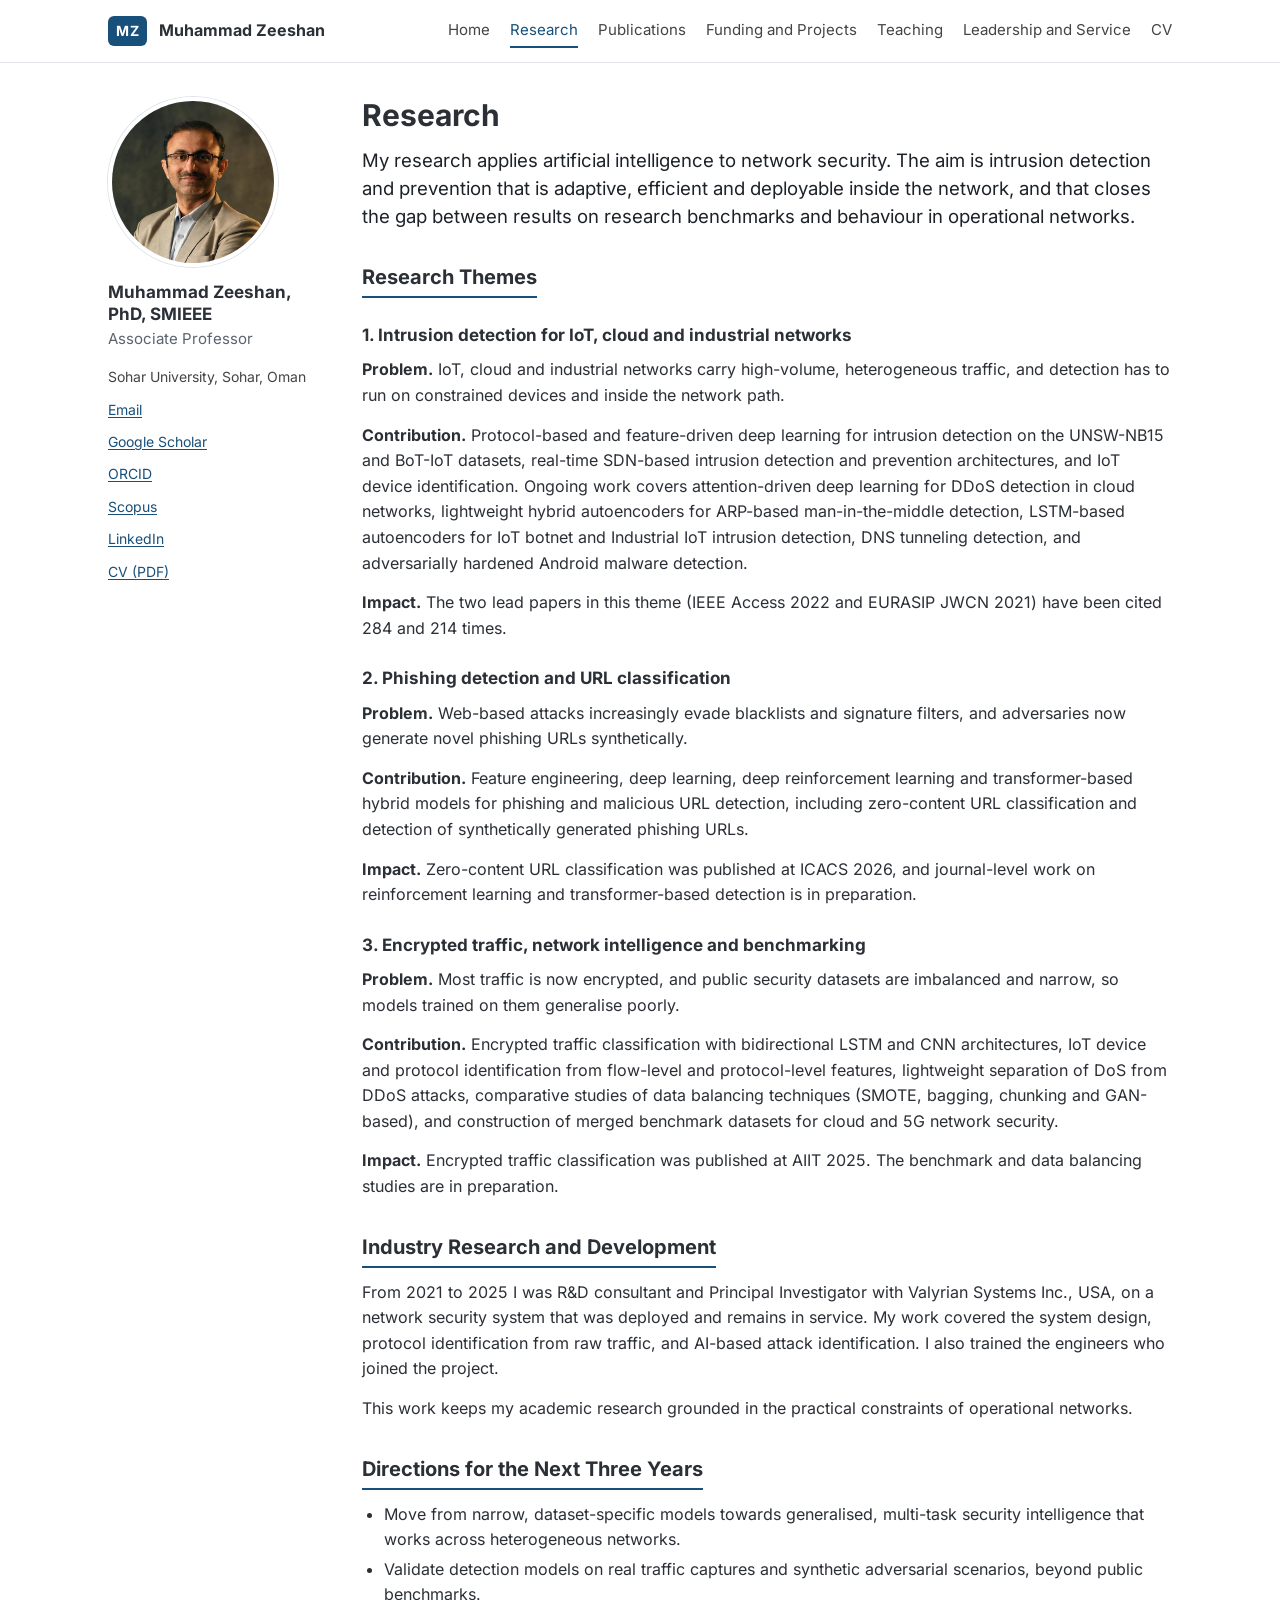
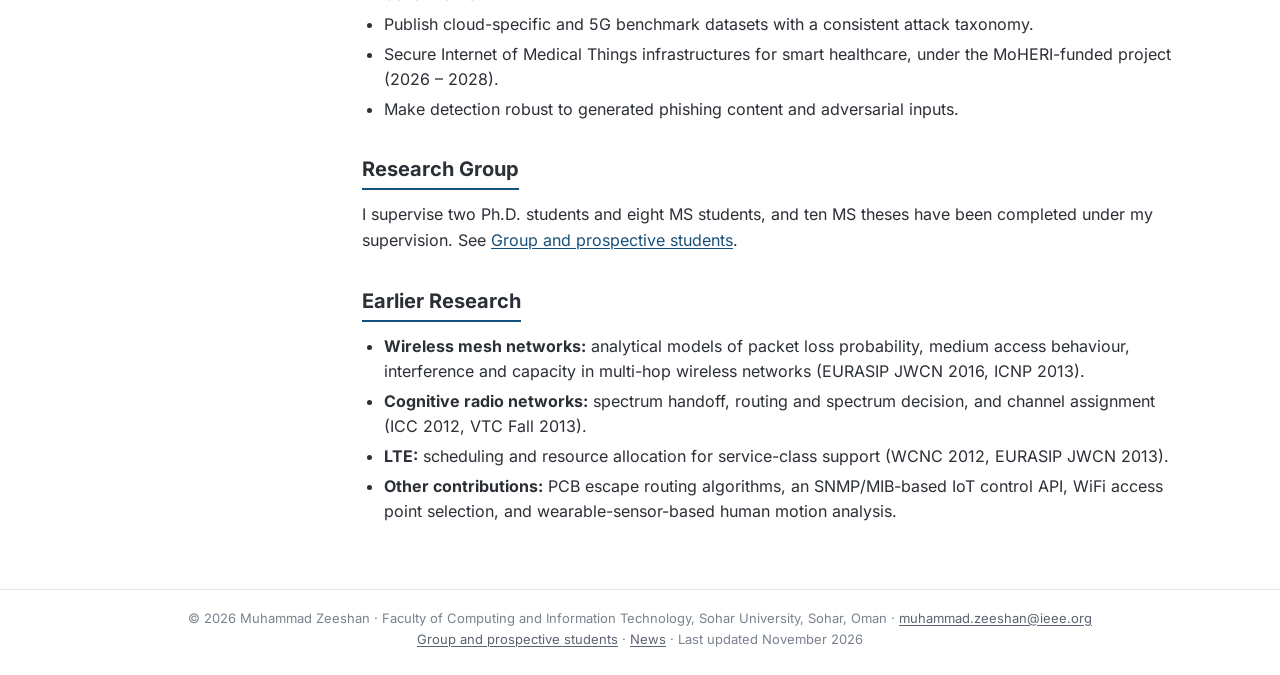
<file: research/index.html>
<!doctype html>
<html lang="en">
<head>
<meta charset="utf-8">
<title>Research - Muhammad Zeeshan</title>
<meta name="description" content="Research themes, industry R&amp;D and future directions of Muhammad Zeeshan, PhD, SMIEEE.">
<meta name="author" content="Muhammad Zeeshan">
<meta name="viewport" content="width=device-width, initial-scale=1">
<link rel="canonical" href="https://mzeeshan-phd.github.io/research/">
<meta property="og:type" content="website">
<meta property="og:site_name" content="Muhammad Zeeshan, PhD, SMIEEE">
<meta property="og:title" content="Research - Muhammad Zeeshan">
<meta property="og:description" content="Research themes, industry R&amp;D and future directions of Muhammad Zeeshan, PhD, SMIEEE.">
<meta property="og:url" content="https://mzeeshan-phd.github.io/research/">
<meta property="og:image" content="https://mzeeshan-phd.github.io/images/og-image.jpg">
<link rel="stylesheet" href="../assets/css/site.css">
<link rel="icon" type="image/svg+xml" href="../images/favicon.svg">
<link rel="icon" type="image/png" sizes="32x32" href="../images/favicon-32x32.png">
<link rel="apple-touch-icon" sizes="180x180" href="../images/apple-touch-icon.png">

</head>
<body>
<a class="skip" href="#content">Skip to content</a>
<header class="site"><div class="in">
<a class="brand" href="../"><span class="mono">MZ</span><span>Muhammad Zeeshan</span></a>
<nav class="main" aria-label="Main">
<a href="../">Home</a>
<a href="../research/" class="on">Research</a>
<a href="../publications/">Publications</a>
<a href="../funding/">Funding and Projects</a>
<a href="../teaching/">Teaching</a>
<a href="../service/">Leadership and Service</a>
<a href="../cv/">CV</a>
</nav>
</div></header>
<div class="wrap">
<aside class="side">
<img src="../images/profile.jpg" alt="Muhammad Zeeshan" width="170" height="170">
<h2>Muhammad Zeeshan, PhD, SMIEEE</h2>
<p class="role">Associate Professor</p>
<ul>
<li>Sohar University, Sohar, Oman</li>
<li><a href="mailto:muhammad.zeeshan@ieee.org">Email</a></li>
<li><a href="https://scholar.google.com.pk/citations?user=bIB6sP4AAAAJ&amp;hl=en">Google Scholar</a></li>
<li><a href="https://orcid.org/0000-0003-4417-1365">ORCID</a></li>
<li><a href="https://www.scopus.com/authid/detail.uri?authorId=57214970753">Scopus</a></li>
<li><a href="https://www.linkedin.com/in/zeeshanbhatti/">LinkedIn</a></li>
<li><a href="../files/Muhammad_Zeeshan_CV.pdf">CV (PDF)</a></li>
</ul>
</aside>
<main id="content">
<h1>Research</h1>
<p class="lead">My research applies artificial intelligence to network security. The aim is intrusion detection and prevention that is adaptive, efficient and deployable inside the network, and that closes the gap between results on research benchmarks and behaviour in operational networks.</p>
<h2>Research Themes</h2>
<h3>1. Intrusion detection for IoT, cloud and industrial networks</h3>
<p><strong>Problem.</strong> IoT, cloud and industrial networks carry high-volume, heterogeneous traffic, and detection has to run on constrained devices and inside the network path.</p>
<p><strong>Contribution.</strong> Protocol-based and feature-driven deep learning for intrusion detection on the UNSW-NB15 and BoT-IoT datasets, real-time SDN-based intrusion detection and prevention architectures, and IoT device identification. Ongoing work covers attention-driven deep learning for DDoS detection in cloud networks, lightweight hybrid autoencoders for ARP-based man-in-the-middle detection, LSTM-based autoencoders for IoT botnet and Industrial IoT intrusion detection, DNS tunneling detection, and adversarially hardened Android malware detection.</p>
<p><strong>Impact.</strong> The two lead papers in this theme (IEEE Access 2022 and EURASIP JWCN 2021) have been cited 284 and 214 times.</p>
<h3>2. Phishing detection and URL classification</h3>
<p><strong>Problem.</strong> Web-based attacks increasingly evade blacklists and signature filters, and adversaries now generate novel phishing URLs synthetically.</p>
<p><strong>Contribution.</strong> Feature engineering, deep learning, deep reinforcement learning and transformer-based hybrid models for phishing and malicious URL detection, including zero-content URL classification and detection of synthetically generated phishing URLs.</p>
<p><strong>Impact.</strong> Zero-content URL classification was published at ICACS 2026, and journal-level work on reinforcement learning and transformer-based detection is in preparation.</p>
<h3>3. Encrypted traffic, network intelligence and benchmarking</h3>
<p><strong>Problem.</strong> Most traffic is now encrypted, and public security datasets are imbalanced and narrow, so models trained on them generalise poorly.</p>
<p><strong>Contribution.</strong> Encrypted traffic classification with bidirectional LSTM and CNN architectures, IoT device and protocol identification from flow-level and protocol-level features, lightweight separation of DoS from DDoS attacks, comparative studies of data balancing techniques (SMOTE, bagging, chunking and GAN-based), and construction of merged benchmark datasets for cloud and 5G network security.</p>
<p><strong>Impact.</strong> Encrypted traffic classification was published at AIIT 2025. The benchmark and data balancing studies are in preparation.</p>
<h2>Industry Research and Development</h2>
<p>From 2021 to 2025 I was R&amp;D consultant and Principal Investigator with Valyrian Systems Inc., USA, on a network security system that was deployed and remains in service. My work covered the system design, protocol identification from raw traffic, and AI-based attack identification. I also trained the engineers who joined the project.</p>
<p>This work keeps my academic research grounded in the practical constraints of operational networks.</p>
<h2>Directions for the Next Three Years</h2>
<ul>
<li>Move from narrow, dataset-specific models towards generalised, multi-task security intelligence that works across heterogeneous networks.</li>
<li>Validate detection models on real traffic captures and synthetic adversarial scenarios, beyond public benchmarks.</li>
<li>Publish cloud-specific and 5G benchmark datasets with a consistent attack taxonomy.</li>
<li>Secure Internet of Medical Things infrastructures for smart healthcare, under the MoHERI-funded project (2026 – 2028).</li>
<li>Make detection robust to generated phishing content and adversarial inputs.</li>
</ul>
<h2>Research Group</h2>
<p>I supervise two Ph.D. students and eight MS students, and ten MS theses have been completed under my supervision. See <a href="../group/">Group and prospective students</a>.</p>
<h2>Earlier Research</h2>
<ul>
<li><strong>Wireless mesh networks:</strong> analytical models of packet loss probability, medium access behaviour, interference and capacity in multi-hop wireless networks (EURASIP JWCN 2016, ICNP 2013).</li>
<li><strong>Cognitive radio networks:</strong> spectrum handoff, routing and spectrum decision, and channel assignment (ICC 2012, VTC Fall 2013).</li>
<li><strong>LTE:</strong> scheduling and resource allocation for service-class support (WCNC 2012, EURASIP JWCN 2013).</li>
<li><strong>Other contributions:</strong> PCB escape routing algorithms, an SNMP/MIB-based IoT control API, WiFi access point selection, and wearable-sensor-based human motion analysis.</li>
</ul>
</main>
</div>
<footer class="site">
&copy; 2026 Muhammad Zeeshan &middot; Faculty of Computing and Information Technology, Sohar University, Sohar, Oman &middot; <a href="mailto:muhammad.zeeshan@ieee.org">muhammad.zeeshan@ieee.org</a><br>
<a href="../group/">Group and prospective students</a> &middot; <a href="../news/">News</a> &middot; Last updated November 2026
</footer>
</body>
</html>
</file>
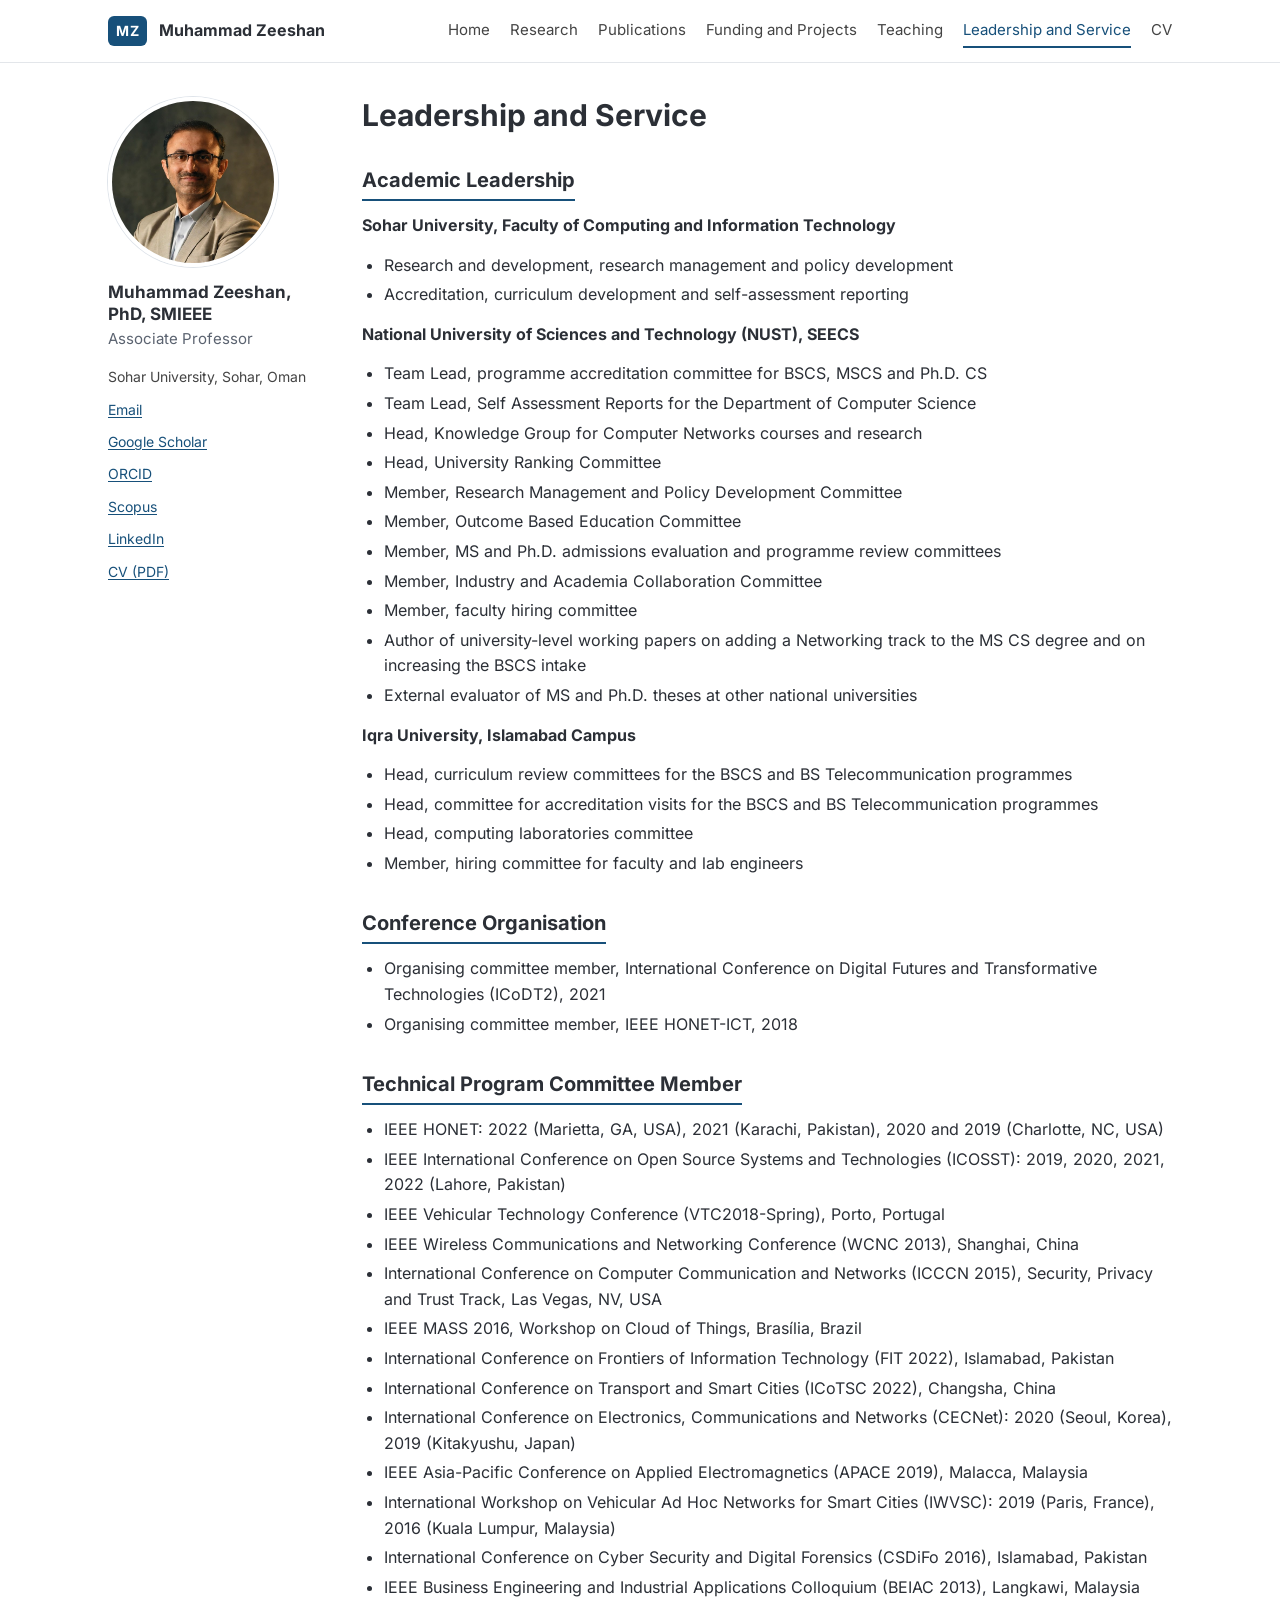
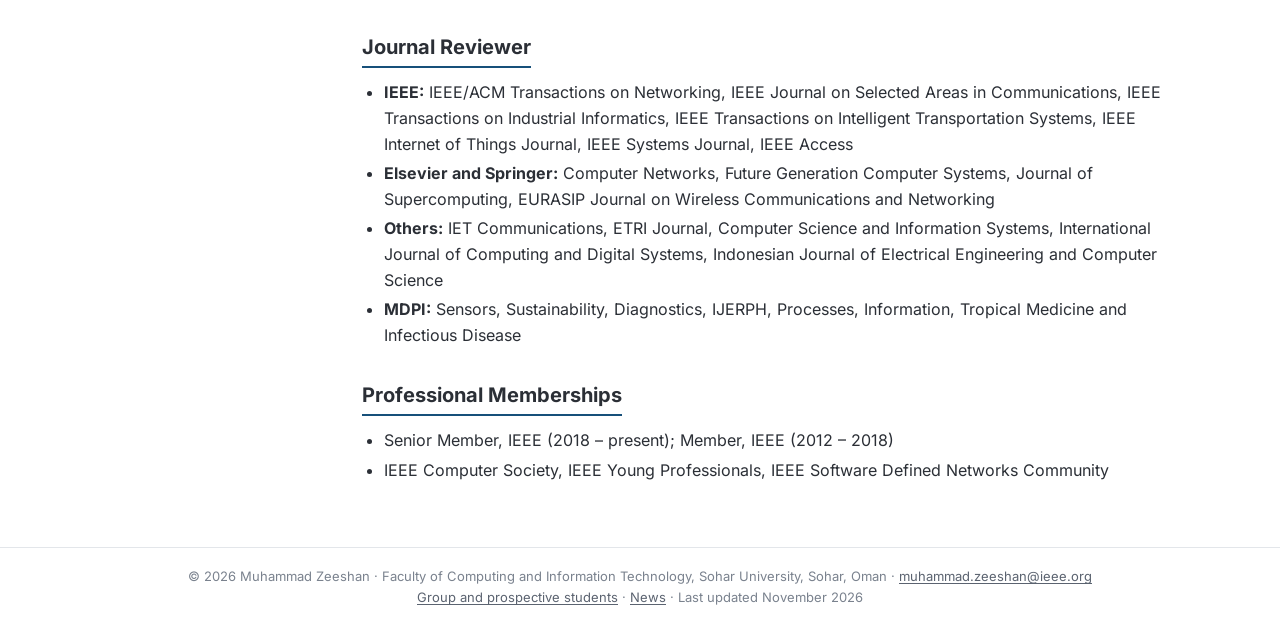
<file: service/index.html>
<!doctype html>
<html lang="en">
<head>
<meta charset="utf-8">
<title>Leadership and Service - Muhammad Zeeshan</title>
<meta name="description" content="Academic leadership, accreditation, conference committees and reviewing by Muhammad Zeeshan, PhD, SMIEEE.">
<meta name="author" content="Muhammad Zeeshan">
<meta name="viewport" content="width=device-width, initial-scale=1">
<link rel="canonical" href="https://mzeeshan-phd.github.io/service/">
<meta property="og:type" content="website">
<meta property="og:site_name" content="Muhammad Zeeshan, PhD, SMIEEE">
<meta property="og:title" content="Leadership and Service - Muhammad Zeeshan">
<meta property="og:description" content="Academic leadership, accreditation, conference committees and reviewing by Muhammad Zeeshan, PhD, SMIEEE.">
<meta property="og:url" content="https://mzeeshan-phd.github.io/service/">
<meta property="og:image" content="https://mzeeshan-phd.github.io/images/og-image.jpg">
<link rel="stylesheet" href="../assets/css/site.css">
<link rel="icon" type="image/svg+xml" href="../images/favicon.svg">
<link rel="icon" type="image/png" sizes="32x32" href="../images/favicon-32x32.png">
<link rel="apple-touch-icon" sizes="180x180" href="../images/apple-touch-icon.png">

</head>
<body>
<a class="skip" href="#content">Skip to content</a>
<header class="site"><div class="in">
<a class="brand" href="../"><span class="mono">MZ</span><span>Muhammad Zeeshan</span></a>
<nav class="main" aria-label="Main">
<a href="../">Home</a>
<a href="../research/">Research</a>
<a href="../publications/">Publications</a>
<a href="../funding/">Funding and Projects</a>
<a href="../teaching/">Teaching</a>
<a href="../service/" class="on">Leadership and Service</a>
<a href="../cv/">CV</a>
</nav>
</div></header>
<div class="wrap">
<aside class="side">
<img src="../images/profile.jpg" alt="Muhammad Zeeshan" width="170" height="170">
<h2>Muhammad Zeeshan, PhD, SMIEEE</h2>
<p class="role">Associate Professor</p>
<ul>
<li>Sohar University, Sohar, Oman</li>
<li><a href="mailto:muhammad.zeeshan@ieee.org">Email</a></li>
<li><a href="https://scholar.google.com.pk/citations?user=bIB6sP4AAAAJ&amp;hl=en">Google Scholar</a></li>
<li><a href="https://orcid.org/0000-0003-4417-1365">ORCID</a></li>
<li><a href="https://www.scopus.com/authid/detail.uri?authorId=57214970753">Scopus</a></li>
<li><a href="https://www.linkedin.com/in/zeeshanbhatti/">LinkedIn</a></li>
<li><a href="../files/Muhammad_Zeeshan_CV.pdf">CV (PDF)</a></li>
</ul>
</aside>
<main id="content">
<h1>Leadership and Service</h1>
<h2>Academic Leadership</h2>
<p><strong>Sohar University, Faculty of Computing and Information Technology</strong></p>
<ul>
<li>Research and development, research management and policy development</li>
<li>Accreditation, curriculum development and self-assessment reporting</li>
</ul>
<p><strong>National University of Sciences and Technology (NUST), SEECS</strong></p>
<ul>
<li>Team Lead, programme accreditation committee for BSCS, MSCS and Ph.D. CS</li>
<li>Team Lead, Self Assessment Reports for the Department of Computer Science</li>
<li>Head, Knowledge Group for Computer Networks courses and research</li>
<li>Head, University Ranking Committee</li>
<li>Member, Research Management and Policy Development Committee</li>
<li>Member, Outcome Based Education Committee</li>
<li>Member, MS and Ph.D. admissions evaluation and programme review committees</li>
<li>Member, Industry and Academia Collaboration Committee</li>
<li>Member, faculty hiring committee</li>
<li>Author of university-level working papers on adding a Networking track to the MS CS degree and on increasing the BSCS intake</li>
<li>External evaluator of MS and Ph.D. theses at other national universities</li>
</ul>
<p><strong>Iqra University, Islamabad Campus</strong></p>
<ul>
<li>Head, curriculum review committees for the BSCS and BS Telecommunication programmes</li>
<li>Head, committee for accreditation visits for the BSCS and BS Telecommunication programmes</li>
<li>Head, computing laboratories committee</li>
<li>Member, hiring committee for faculty and lab engineers</li>
</ul>
<h2>Conference Organisation</h2>
<ul>
<li>Organising committee member, International Conference on Digital Futures and Transformative Technologies (ICoDT2), 2021</li>
<li>Organising committee member, IEEE HONET-ICT, 2018</li>
</ul>
<h2>Technical Program Committee Member</h2>
<ul>
<li>IEEE HONET: 2022 (Marietta, GA, USA), 2021 (Karachi, Pakistan), 2020 and 2019 (Charlotte, NC, USA)</li>
<li>IEEE International Conference on Open Source Systems and Technologies (ICOSST): 2019, 2020, 2021, 2022 (Lahore, Pakistan)</li>
<li>IEEE Vehicular Technology Conference (VTC2018-Spring), Porto, Portugal</li>
<li>IEEE Wireless Communications and Networking Conference (WCNC 2013), Shanghai, China</li>
<li>International Conference on Computer Communication and Networks (ICCCN 2015), Security, Privacy and Trust Track, Las Vegas, NV, USA</li>
<li>IEEE MASS 2016, Workshop on Cloud of Things, Brasília, Brazil</li>
<li>International Conference on Frontiers of Information Technology (FIT 2022), Islamabad, Pakistan</li>
<li>International Conference on Transport and Smart Cities (ICoTSC 2022), Changsha, China</li>
<li>International Conference on Electronics, Communications and Networks (CECNet): 2020 (Seoul, Korea), 2019 (Kitakyushu, Japan)</li>
<li>IEEE Asia-Pacific Conference on Applied Electromagnetics (APACE 2019), Malacca, Malaysia</li>
<li>International Workshop on Vehicular Ad Hoc Networks for Smart Cities (IWVSC): 2019 (Paris, France), 2016 (Kuala Lumpur, Malaysia)</li>
<li>International Conference on Cyber Security and Digital Forensics (CSDiFo 2016), Islamabad, Pakistan</li>
<li>IEEE Business Engineering and Industrial Applications Colloquium (BEIAC 2013), Langkawi, Malaysia</li>
</ul>
<h2>Journal Reviewer</h2>
<ul>
<li><strong>IEEE:</strong> IEEE/ACM Transactions on Networking, IEEE Journal on Selected Areas in Communications, IEEE Transactions on Industrial Informatics, IEEE Transactions on Intelligent Transportation Systems, IEEE Internet of Things Journal, IEEE Systems Journal, IEEE Access</li>
<li><strong>Elsevier and Springer:</strong> Computer Networks, Future Generation Computer Systems, Journal of Supercomputing, EURASIP Journal on Wireless Communications and Networking</li>
<li><strong>Others:</strong> IET Communications, ETRI Journal, Computer Science and Information Systems, International Journal of Computing and Digital Systems, Indonesian Journal of Electrical Engineering and Computer Science</li>
<li><strong>MDPI:</strong> Sensors, Sustainability, Diagnostics, IJERPH, Processes, Information, Tropical Medicine and Infectious Disease</li>
</ul>
<h2>Professional Memberships</h2>
<ul>
<li>Senior Member, IEEE (2018 – present); Member, IEEE (2012 – 2018)</li>
<li>IEEE Computer Society, IEEE Young Professionals, IEEE Software Defined Networks Community</li>
</ul>
</main>
</div>
<footer class="site">
&copy; 2026 Muhammad Zeeshan &middot; Faculty of Computing and Information Technology, Sohar University, Sohar, Oman &middot; <a href="mailto:muhammad.zeeshan@ieee.org">muhammad.zeeshan@ieee.org</a><br>
<a href="../group/">Group and prospective students</a> &middot; <a href="../news/">News</a> &middot; Last updated November 2026
</footer>
</body>
</html>
</file>
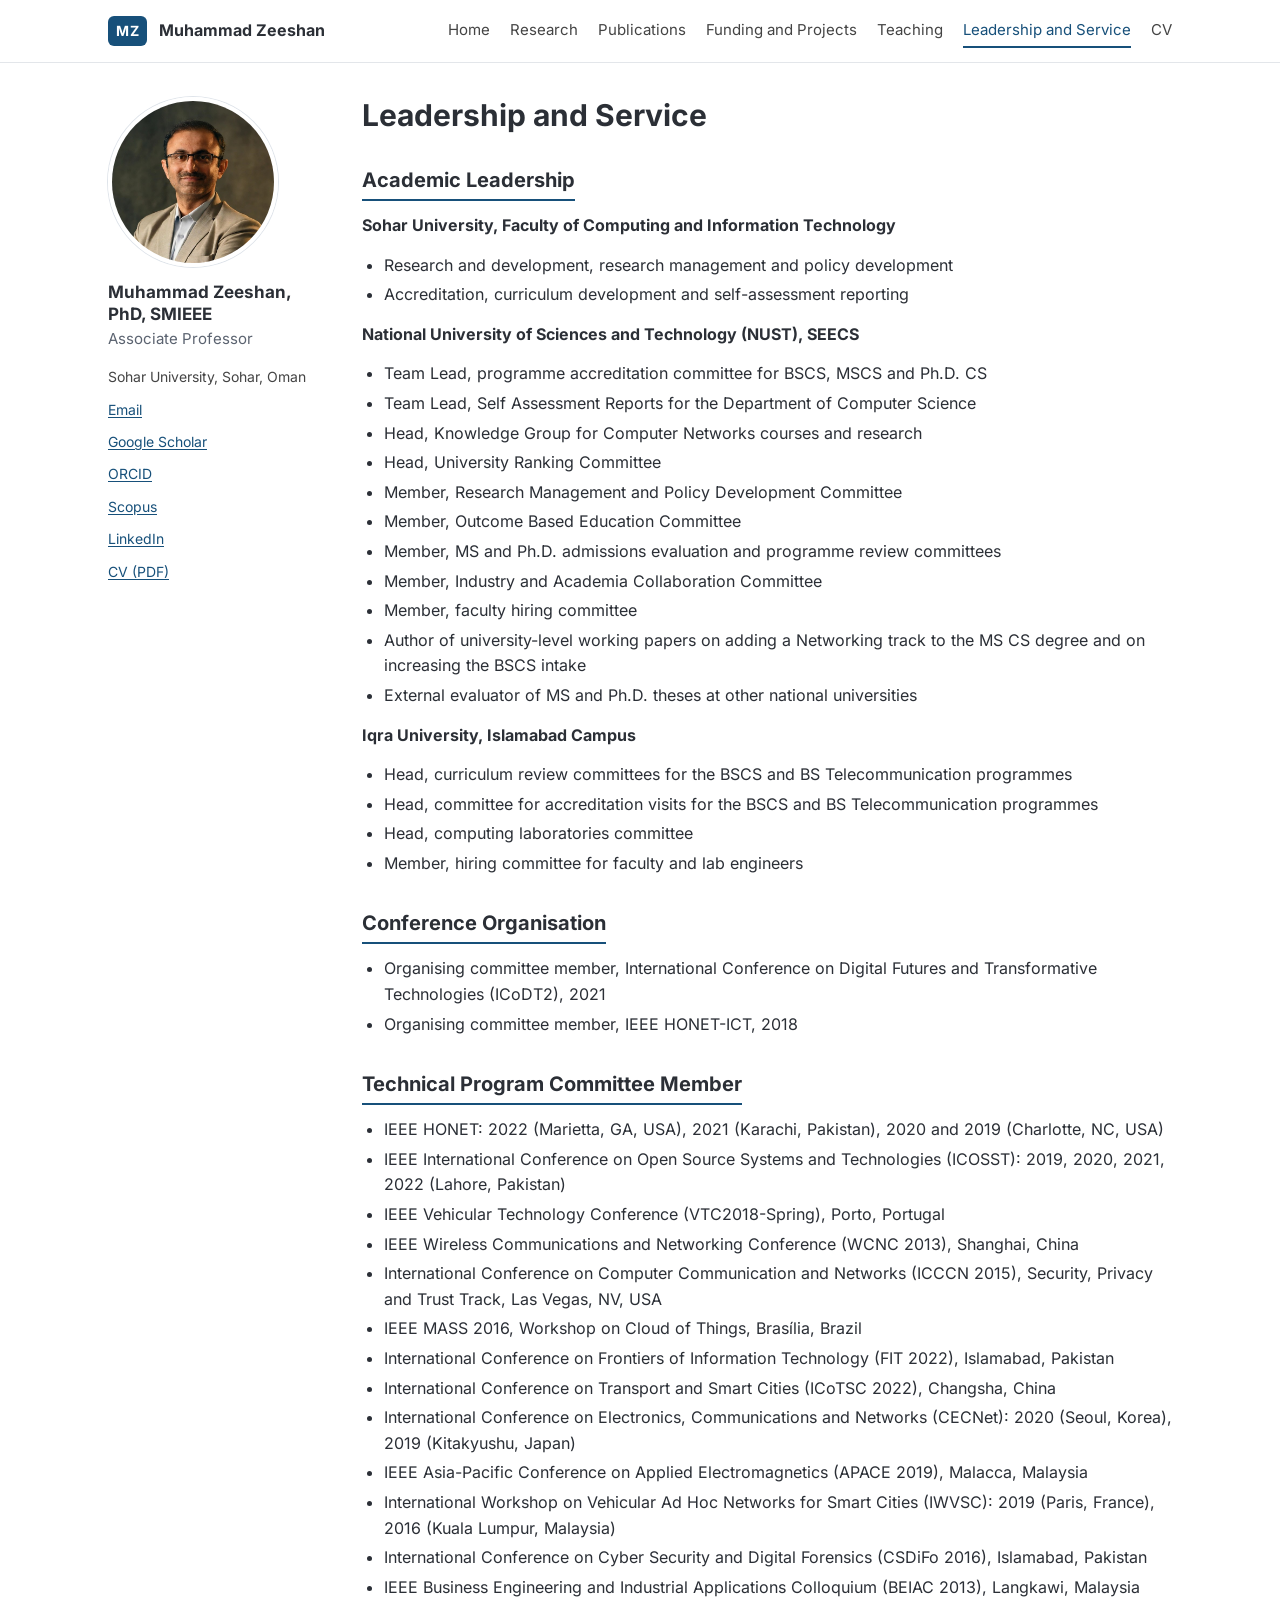
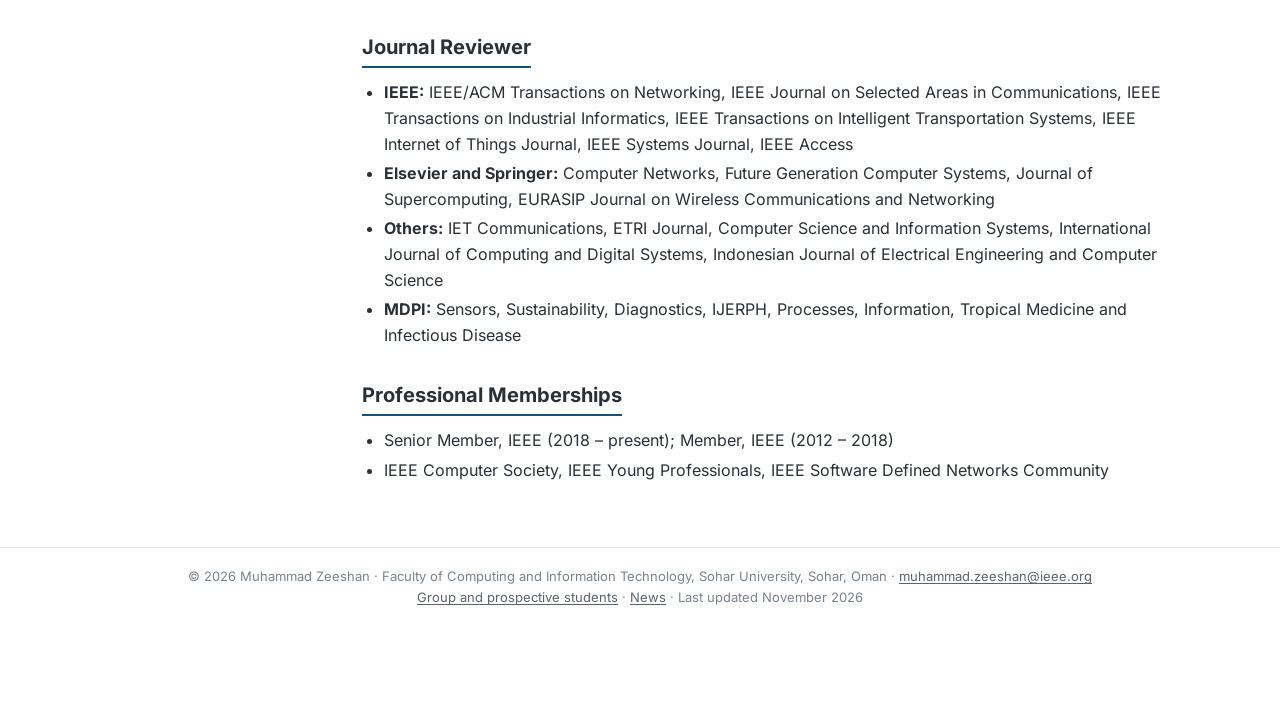
<file: services/index.html>
<!doctype html><meta charset="utf-8"><title>Moved</title><link rel="canonical" href="https://mzeeshan-phd.github.io/service/"><meta http-equiv="refresh" content="0; url=https://mzeeshan-phd.github.io/service/"><p>This page has moved to <a href="https://mzeeshan-phd.github.io/service/">https://mzeeshan-phd.github.io/service/</a>.</p>
</file>
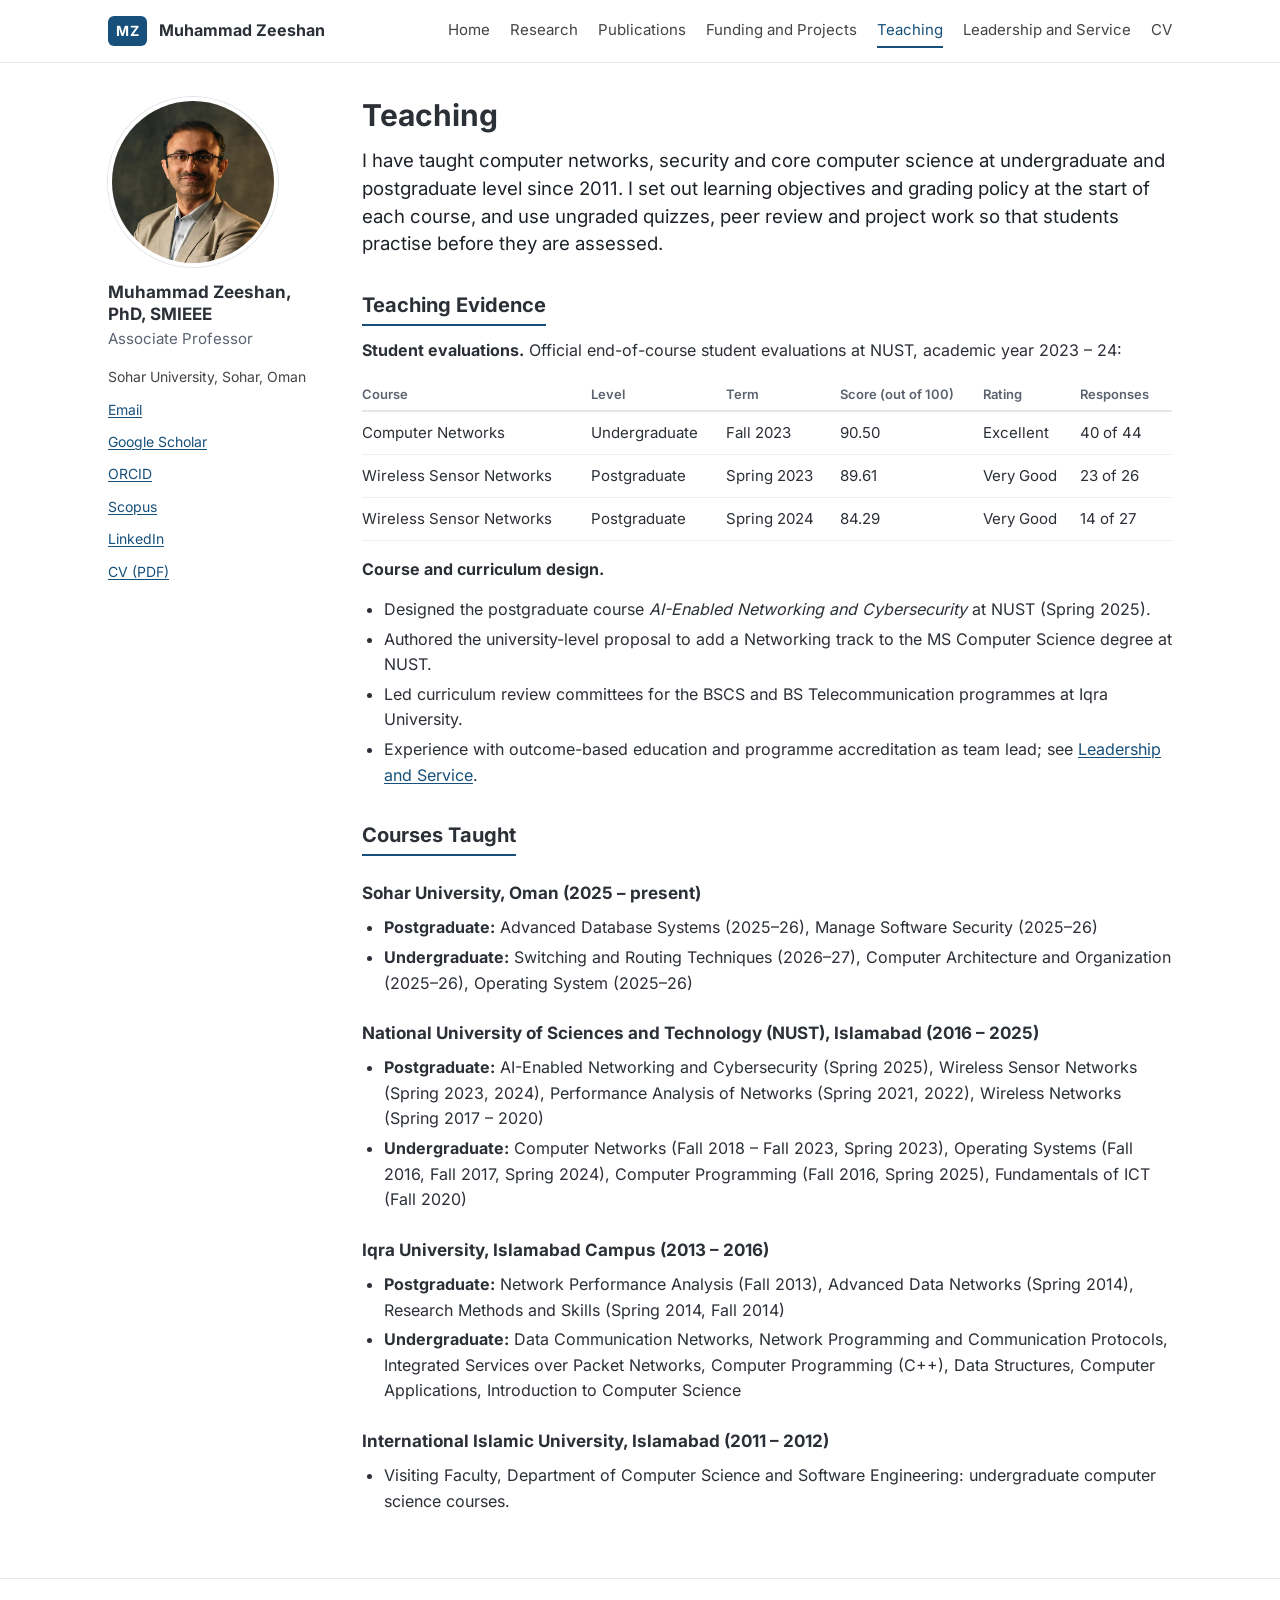
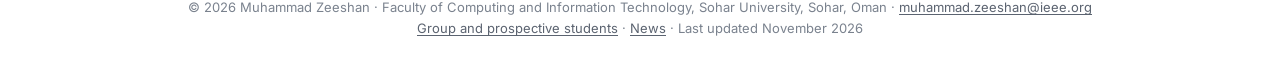
<file: teaching/index.html>
<!doctype html>
<html lang="en">
<head>
<meta charset="utf-8">
<title>Teaching - Muhammad Zeeshan</title>
<meta name="description" content="Courses, course design and teaching evaluations of Muhammad Zeeshan, PhD, SMIEEE.">
<meta name="author" content="Muhammad Zeeshan">
<meta name="viewport" content="width=device-width, initial-scale=1">
<link rel="canonical" href="https://mzeeshan-phd.github.io/teaching/">
<meta property="og:type" content="website">
<meta property="og:site_name" content="Muhammad Zeeshan, PhD, SMIEEE">
<meta property="og:title" content="Teaching - Muhammad Zeeshan">
<meta property="og:description" content="Courses, course design and teaching evaluations of Muhammad Zeeshan, PhD, SMIEEE.">
<meta property="og:url" content="https://mzeeshan-phd.github.io/teaching/">
<meta property="og:image" content="https://mzeeshan-phd.github.io/images/og-image.jpg">
<link rel="stylesheet" href="../assets/css/site.css">
<link rel="icon" type="image/svg+xml" href="../images/favicon.svg">
<link rel="icon" type="image/png" sizes="32x32" href="../images/favicon-32x32.png">
<link rel="apple-touch-icon" sizes="180x180" href="../images/apple-touch-icon.png">

</head>
<body>
<a class="skip" href="#content">Skip to content</a>
<header class="site"><div class="in">
<a class="brand" href="../"><span class="mono">MZ</span><span>Muhammad Zeeshan</span></a>
<nav class="main" aria-label="Main">
<a href="../">Home</a>
<a href="../research/">Research</a>
<a href="../publications/">Publications</a>
<a href="../funding/">Funding and Projects</a>
<a href="../teaching/" class="on">Teaching</a>
<a href="../service/">Leadership and Service</a>
<a href="../cv/">CV</a>
</nav>
</div></header>
<div class="wrap">
<aside class="side">
<img src="../images/profile.jpg" alt="Muhammad Zeeshan" width="170" height="170">
<h2>Muhammad Zeeshan, PhD, SMIEEE</h2>
<p class="role">Associate Professor</p>
<ul>
<li>Sohar University, Sohar, Oman</li>
<li><a href="mailto:muhammad.zeeshan@ieee.org">Email</a></li>
<li><a href="https://scholar.google.com.pk/citations?user=bIB6sP4AAAAJ&amp;hl=en">Google Scholar</a></li>
<li><a href="https://orcid.org/0000-0003-4417-1365">ORCID</a></li>
<li><a href="https://www.scopus.com/authid/detail.uri?authorId=57214970753">Scopus</a></li>
<li><a href="https://www.linkedin.com/in/zeeshanbhatti/">LinkedIn</a></li>
<li><a href="../files/Muhammad_Zeeshan_CV.pdf">CV (PDF)</a></li>
</ul>
</aside>
<main id="content">
<h1>Teaching</h1>
<p class="lead">I have taught computer networks, security and core computer science at undergraduate and postgraduate level since 2011. I set out learning objectives and grading policy at the start of each course, and use ungraded quizzes, peer review and project work so that students practise before they are assessed.</p>
<h2>Teaching Evidence</h2>
<p><strong>Student evaluations.</strong> Official end-of-course student evaluations at NUST, academic year 2023 – 24:</p>
<div class="table-scroll"><table>
<thead>
<tr>
<th>Course</th>
<th>Level</th>
<th>Term</th>
<th>Score (out of 100)</th>
<th>Rating</th>
<th>Responses</th>
</tr>
</thead>
<tbody>
<tr>
<td>Computer Networks</td>
<td>Undergraduate</td>
<td>Fall 2023</td>
<td>90.50</td>
<td>Excellent</td>
<td>40 of 44</td>
</tr>
<tr>
<td>Wireless Sensor Networks</td>
<td>Postgraduate</td>
<td>Spring 2023</td>
<td>89.61</td>
<td>Very Good</td>
<td>23 of 26</td>
</tr>
<tr>
<td>Wireless Sensor Networks</td>
<td>Postgraduate</td>
<td>Spring 2024</td>
<td>84.29</td>
<td>Very Good</td>
<td>14 of 27</td>
</tr>
</tbody>
</table></div>
<p><strong>Course and curriculum design.</strong></p>
<ul>
<li>Designed the postgraduate course <em>AI-Enabled Networking and Cybersecurity</em> at NUST (Spring 2025).</li>
<li>Authored the university-level proposal to add a Networking track to the MS Computer Science degree at NUST.</li>
<li>Led curriculum review committees for the BSCS and BS Telecommunication programmes at Iqra University.</li>
<li>Experience with outcome-based education and programme accreditation as team lead; see <a href="../service/">Leadership and Service</a>.</li>
</ul>
<h2>Courses Taught</h2>
<h3>Sohar University, Oman (2025 – present)</h3>
<ul>
<li><strong>Postgraduate:</strong> Advanced Database Systems (2025–26), Manage Software Security (2025–26)</li>
<li><strong>Undergraduate:</strong> Switching and Routing Techniques (2026–27), Computer Architecture and Organization (2025–26), Operating System (2025–26)</li>
</ul>
<h3>National University of Sciences and Technology (NUST), Islamabad (2016 – 2025)</h3>
<ul>
<li><strong>Postgraduate:</strong> AI-Enabled Networking and Cybersecurity (Spring 2025), Wireless Sensor Networks (Spring 2023, 2024), Performance Analysis of Networks (Spring 2021, 2022), Wireless Networks (Spring 2017 – 2020)</li>
<li><strong>Undergraduate:</strong> Computer Networks (Fall 2018 – Fall 2023, Spring 2023), Operating Systems (Fall 2016, Fall 2017, Spring 2024), Computer Programming (Fall 2016, Spring 2025), Fundamentals of ICT (Fall 2020)</li>
</ul>
<h3>Iqra University, Islamabad Campus (2013 – 2016)</h3>
<ul>
<li><strong>Postgraduate:</strong> Network Performance Analysis (Fall 2013), Advanced Data Networks (Spring 2014), Research Methods and Skills (Spring 2014, Fall 2014)</li>
<li><strong>Undergraduate:</strong> Data Communication Networks, Network Programming and Communication Protocols, Integrated Services over Packet Networks, Computer Programming (C++), Data Structures, Computer Applications, Introduction to Computer Science</li>
</ul>
<h3>International Islamic University, Islamabad (2011 – 2012)</h3>
<ul>
<li>Visiting Faculty, Department of Computer Science and Software Engineering: undergraduate computer science courses.</li>
</ul>
</main>
</div>
<footer class="site">
&copy; 2026 Muhammad Zeeshan &middot; Faculty of Computing and Information Technology, Sohar University, Sohar, Oman &middot; <a href="mailto:muhammad.zeeshan@ieee.org">muhammad.zeeshan@ieee.org</a><br>
<a href="../group/">Group and prospective students</a> &middot; <a href="../news/">News</a> &middot; Last updated November 2026
</footer>
</body>
</html>
</file>
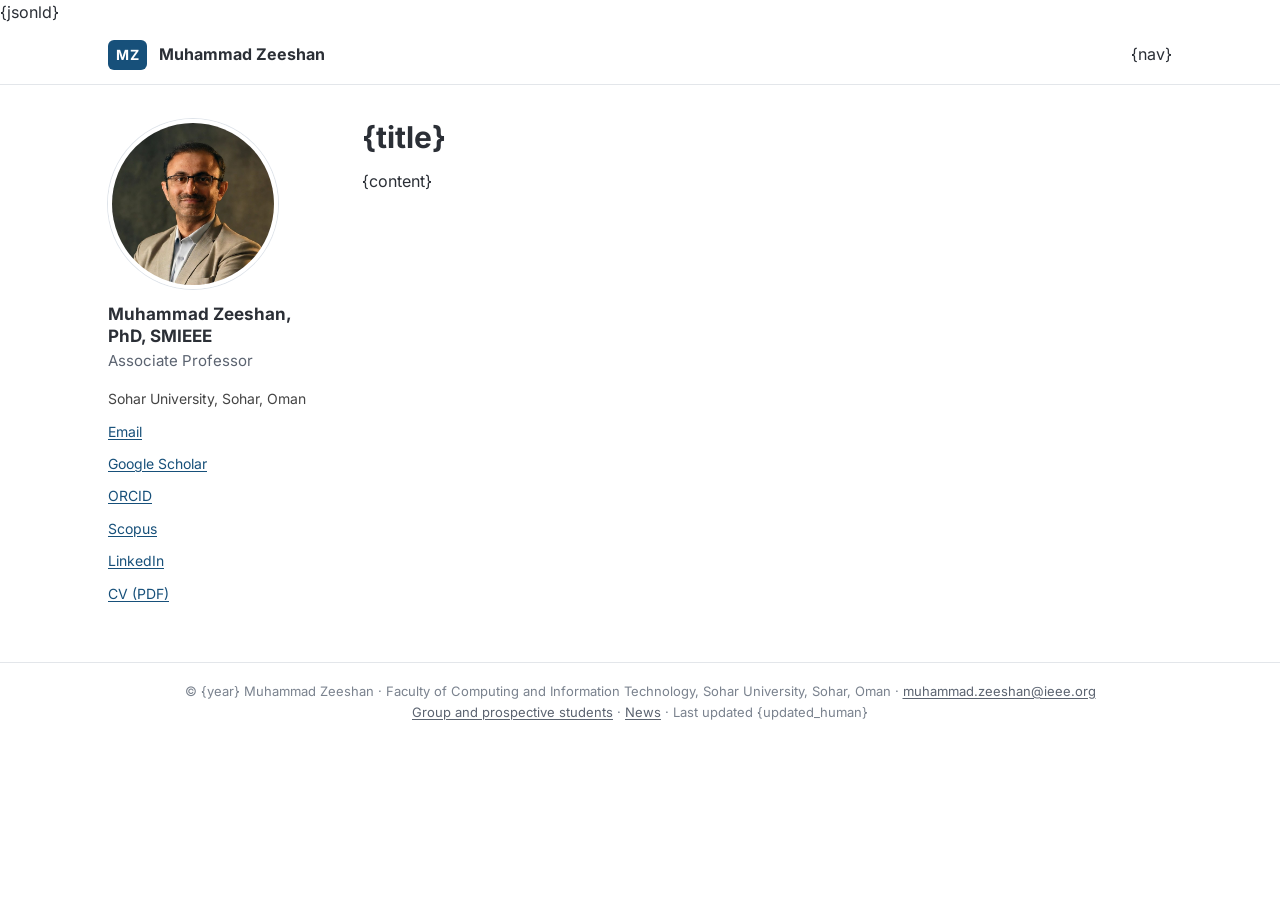
<file: src/layout.html>
<!doctype html>
<html lang="en">
<head>
<meta charset="utf-8">
<title>{full_title}</title>
<meta name="description" content="{description}">
<meta name="author" content="Muhammad Zeeshan">
<meta name="viewport" content="width=device-width, initial-scale=1">
<link rel="canonical" href="{canonical}">
<meta property="og:type" content="website">
<meta property="og:site_name" content="Muhammad Zeeshan, PhD, SMIEEE">
<meta property="og:title" content="{full_title}">
<meta property="og:description" content="{description}">
<meta property="og:url" content="{canonical}">
<meta property="og:image" content="{site_url}/images/og-image.jpg">
<link rel="stylesheet" href="/assets/css/site.css">
<link rel="icon" type="image/svg+xml" href="/images/favicon.svg">
<link rel="icon" type="image/png" sizes="32x32" href="/images/favicon-32x32.png">
<link rel="apple-touch-icon" sizes="180x180" href="/images/apple-touch-icon.png">
{jsonld}
</head>
<body>
<a class="skip" href="#content">Skip to content</a>
<header class="site"><div class="in">
<a class="brand" href="/"><span class="mono">MZ</span><span>Muhammad Zeeshan</span></a>
<nav class="main" aria-label="Main">
{nav}
</nav>
</div></header>
<div class="wrap">
<aside class="side">
<img src="/images/profile.jpg" alt="Muhammad Zeeshan" width="170" height="170">
<h2>Muhammad Zeeshan, PhD, SMIEEE</h2>
<p class="role">Associate Professor</p>
<ul>
<li>Sohar University, Sohar, Oman</li>
<li><a href="mailto:muhammad.zeeshan@ieee.org">Email</a></li>
<li><a href="https://scholar.google.com.pk/citations?user=bIB6sP4AAAAJ&amp;hl=en">Google Scholar</a></li>
<li><a href="https://orcid.org/0000-0003-4417-1365">ORCID</a></li>
<li><a href="https://www.scopus.com/authid/detail.uri?authorId=57214970753">Scopus</a></li>
<li><a href="https://www.linkedin.com/in/zeeshanbhatti/">LinkedIn</a></li>
<li><a href="/files/Muhammad_Zeeshan_CV.pdf">CV (PDF)</a></li>
</ul>
</aside>
<main id="content">
<h1>{title}</h1>
{content}
</main>
</div>
<footer class="site">
&copy; {year} Muhammad Zeeshan &middot; Faculty of Computing and Information Technology, Sohar University, Sohar, Oman &middot; <a href="mailto:muhammad.zeeshan@ieee.org">muhammad.zeeshan@ieee.org</a><br>
<a href="/group/">Group and prospective students</a> &middot; <a href="/news/">News</a> &middot; Last updated {updated_human}
</footer>
</body>
</html>
</file>
<file: assets/css/site.css>
@font-face{font-family:"Inter";src:url("../fonts/inter-latin-wght-normal.woff2") format("woff2");font-weight:100 900;font-display:swap}
:root{--accent:#17507a;--ink:#2b2f36;--muted:#5b6370;--line:#e3e6ea;--soft:#eceff2}
*{box-sizing:border-box}
html{-webkit-text-size-adjust:100%}
body{margin:0;font-family:"Inter",system-ui,-apple-system,"Segoe UI",Roboto,"Helvetica Neue",Arial,sans-serif;color:var(--ink);background:#fff;font-size:16px;line-height:1.6}
a{color:var(--accent);text-decoration:underline;text-underline-offset:2px}
a:hover{text-decoration-thickness:2px}
.skip{position:absolute;left:-999px}.skip:focus{left:8px;top:8px;background:#fff;padding:6px 10px;z-index:9}
header.site{border-bottom:1px solid var(--line)}
header.site .in{max-width:1120px;margin:auto;padding:14px 28px;display:flex;align-items:center;flex-wrap:wrap;gap:8px 22px}
.brand{display:flex;align-items:center;gap:12px;margin-right:auto;font-weight:700;color:var(--ink);text-decoration:none}
.mono{background:var(--accent);color:#fff;border-radius:6px;padding:4px 8px;font-size:14px;letter-spacing:.5px}
nav.main{display:flex;flex-wrap:wrap;gap:4px 20px}
nav.main a{color:#444;font-size:15px;text-decoration:none;padding:4px 0;border-bottom:2px solid transparent}
nav.main a:hover,nav.main a.on{color:var(--accent);border-bottom-color:var(--accent)}
.wrap{max-width:1120px;margin:auto;padding:34px 28px 10px;display:flex;gap:44px;align-items:flex-start}
aside.side{width:210px;flex:none;position:sticky;top:24px}
aside.side img{width:170px;height:170px;border-radius:50%;border:4px solid #fff;box-shadow:0 0 0 1px #dfe4ea;display:block}
aside.side h2{margin:14px 0 2px;font-size:17px;line-height:1.3;border:0;padding:0;display:block}
aside.side .role{color:var(--muted);margin:0;font-size:15px}
aside.side ul{list-style:none;padding:0;margin:12px 0 0}
aside.side li{font-size:14px;padding:3px 0;color:#444}
main{flex:1;min-width:0}
h1{font-size:30px;line-height:1.2;margin:0 0 14px}
h2{font-size:20px;line-height:1.3;margin:34px 0 12px;padding-bottom:6px;border-bottom:2px solid var(--accent);display:table}
h3{font-size:17px;margin:24px 0 8px}
p{margin:0 0 14px}
.lead{font-size:18.5px;line-height:1.5;color:#1d2228}
.note{font-size:13.5px;color:var(--muted)}
ul,ol{padding-left:22px;margin:0 0 14px}li{margin:4px 0}
.stats{display:flex;flex-wrap:wrap;gap:10px;margin:18px 0 20px}
.stats div{flex:1 1 110px;border:1px solid #dfe4ea;border-top:3px solid var(--accent);border-radius:6px;padding:10px 10px 9px}
.stats b{display:block;font-size:24px;color:var(--accent);line-height:1.1}
.stats span{font-size:12.5px;color:var(--muted)}
table{border-collapse:collapse;width:100%;margin:0 0 16px;font-size:15px}
th{text-align:left;font-size:13px;color:var(--muted);font-weight:600;border-bottom:2px solid var(--line);padding:6px 12px 6px 0}
td{padding:9px 12px 9px 0;border-bottom:1px solid var(--soft);vertical-align:top}
table.pubs td{padding:10px 0}
.pubs .v{width:158px;color:var(--accent);font-weight:600;font-size:14px;padding-right:14px}
.pubs .t{font-weight:600}
.pubs .a,.pubs .d{color:var(--muted);font-size:13.5px;display:block}
.pubs .yr td{border-bottom:2px solid var(--line);font-weight:700;padding-top:22px;color:var(--ink)}
.tag{display:inline-block;font-size:11.5px;font-weight:600;color:var(--accent);border:1px solid #c5d6e3;border-radius:10px;padding:0 7px;margin-left:6px;white-space:nowrap}
ul.news{list-style:none;padding:0;margin:0 0 10px}
ul.news li{padding:7px 0 7px 96px;margin:0;font-size:15px;border-bottom:1px solid var(--soft);position:relative}
ul.news i{position:absolute;left:0;font-style:normal;color:var(--accent);font-weight:600;font-size:13.5px;top:8px}
.btn{display:inline-block;background:var(--accent);color:#fff;border-radius:6px;padding:8px 14px;font-weight:600;font-size:14.5px;text-decoration:none}
.btn:hover{background:#0f3d5e}
footer.site{margin-top:40px;border-top:1px solid var(--line);padding:18px 28px 26px;font-size:13px;color:#7a828e;text-align:center}
footer.site a{color:#5b6370}
@media (max-width:820px){
 .wrap{display:block;padding:22px 18px 6px}
 aside.side{position:static;width:auto;display:grid;grid-template-columns:96px 1fr;gap:0 16px;align-items:center;margin-bottom:22px}
 aside.side img{width:96px;height:96px;grid-row:1 / span 2}
 aside.side h2{margin:0;align-self:end}aside.side .role{align-self:start}
 aside.side ul{grid-column:1 / -1;display:flex;flex-wrap:wrap;gap:2px 16px}
 header.site .in{padding:12px 18px}
 h1{font-size:26px}
 .pubs .v{display:block;width:auto;padding:10px 0 0}.pubs td{display:block;border:0}.pubs tr{border-bottom:1px solid var(--soft)}.pubs td:last-child{padding-top:2px}
 .table-scroll thead{display:none}.table-scroll td{display:block;border:0;padding:2px 0}.table-scroll tr{display:block;border-bottom:1px solid var(--soft);padding:9px 0}.table-scroll td:first-child{color:var(--accent);font-weight:600;font-size:13.5px}
}
@media print{header.site nav,aside.side ul{display:none}}
</file>
